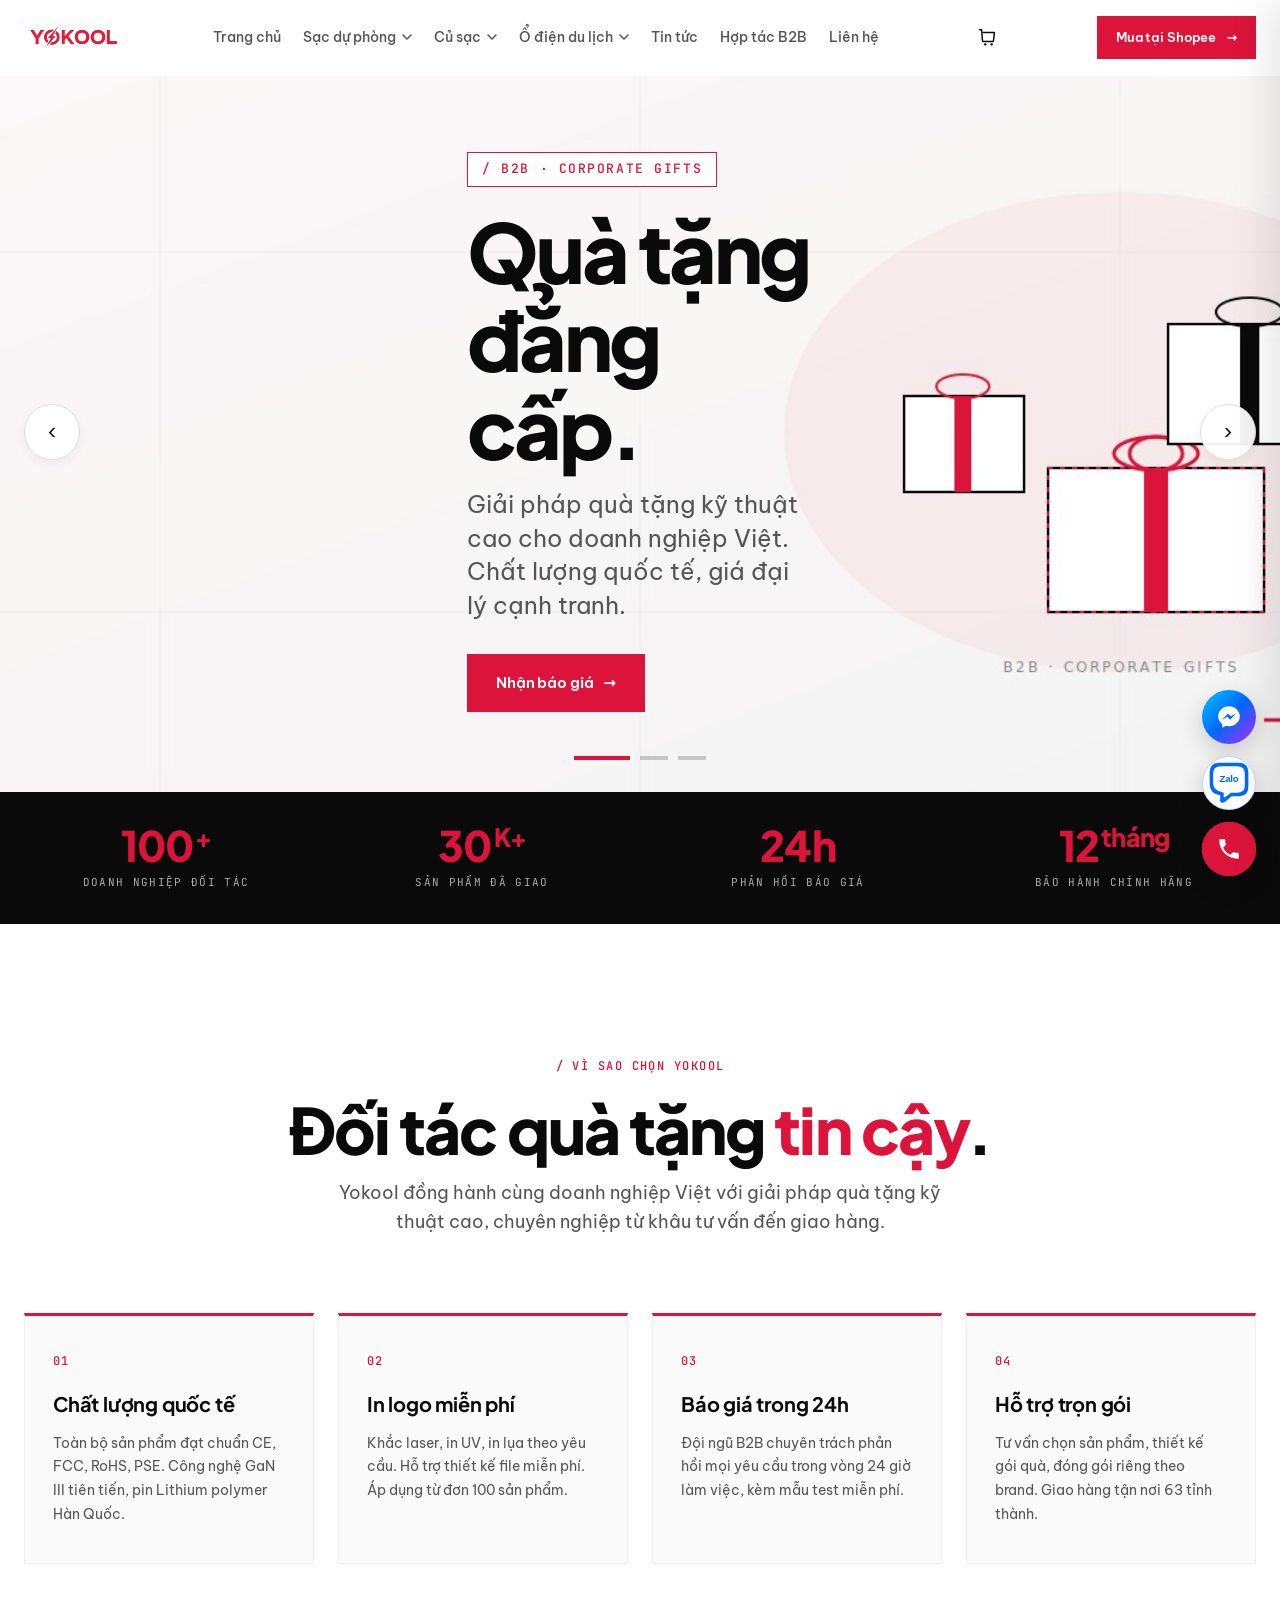
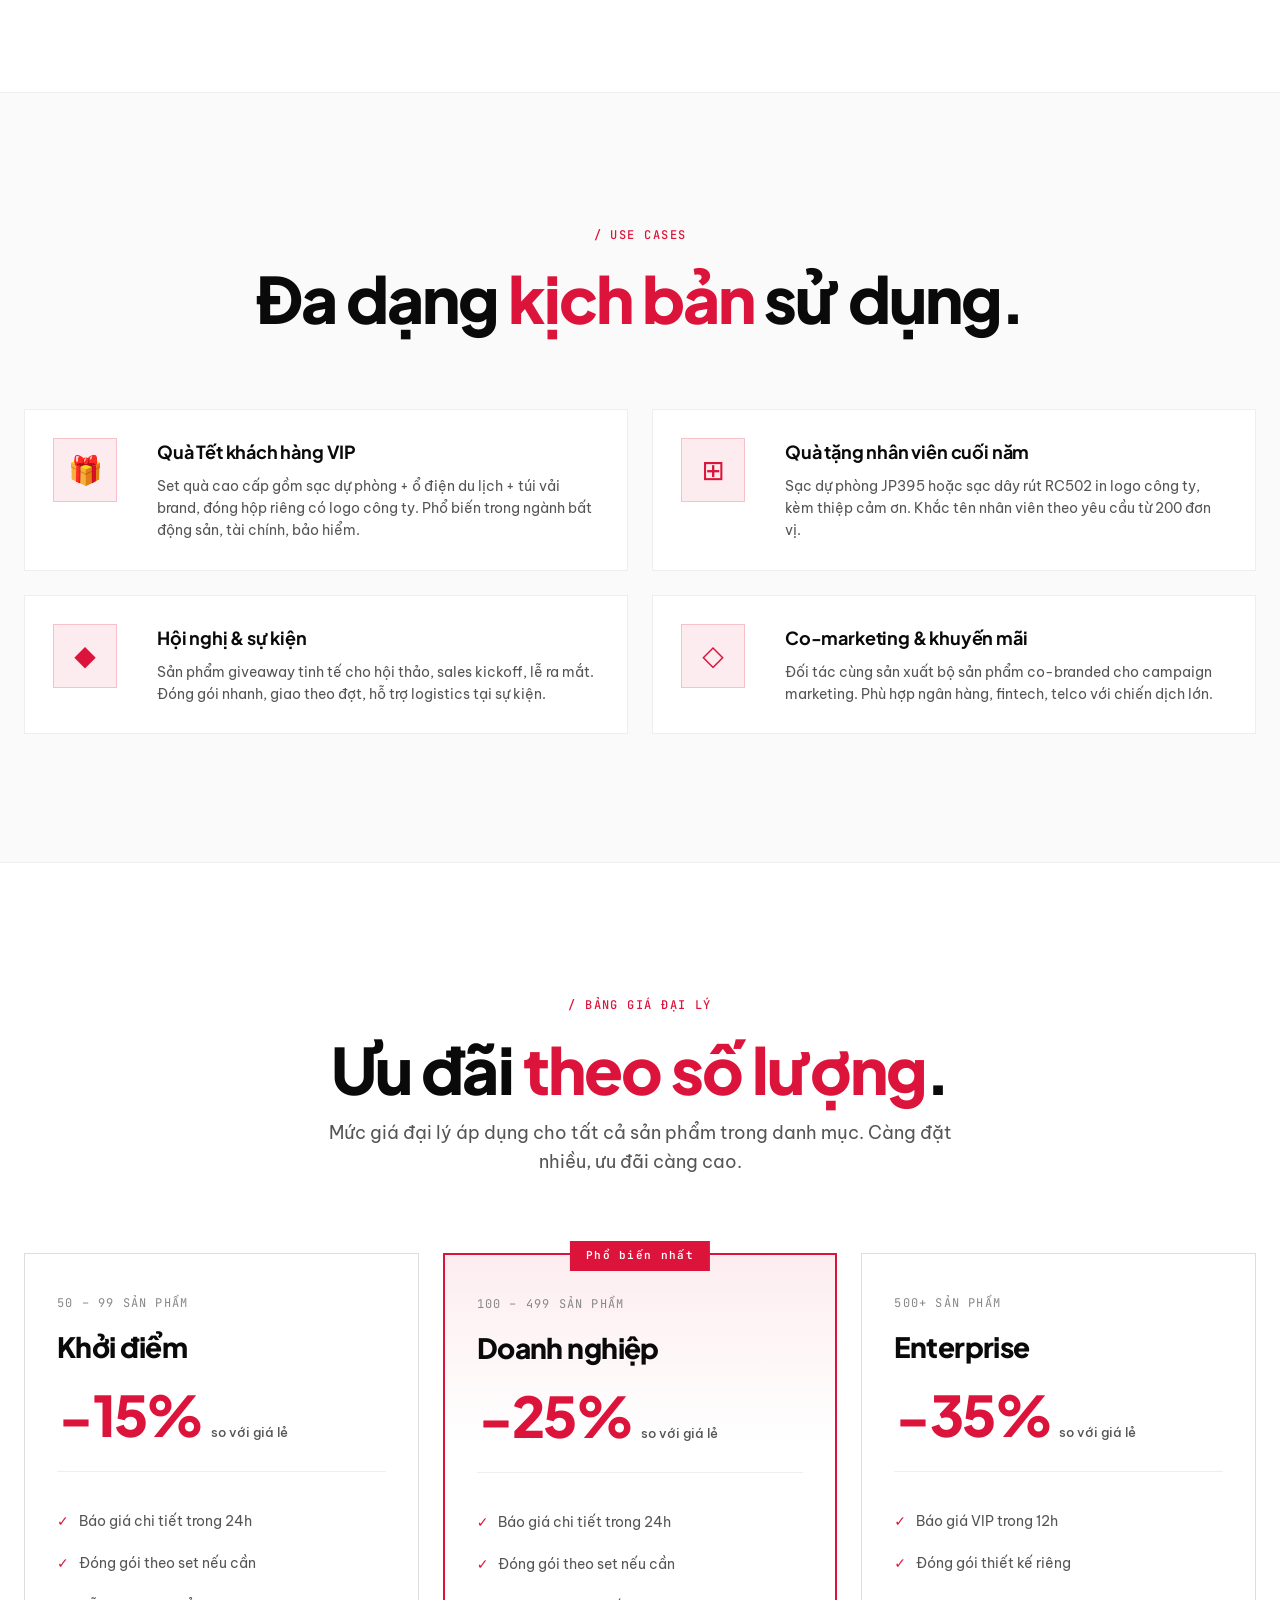
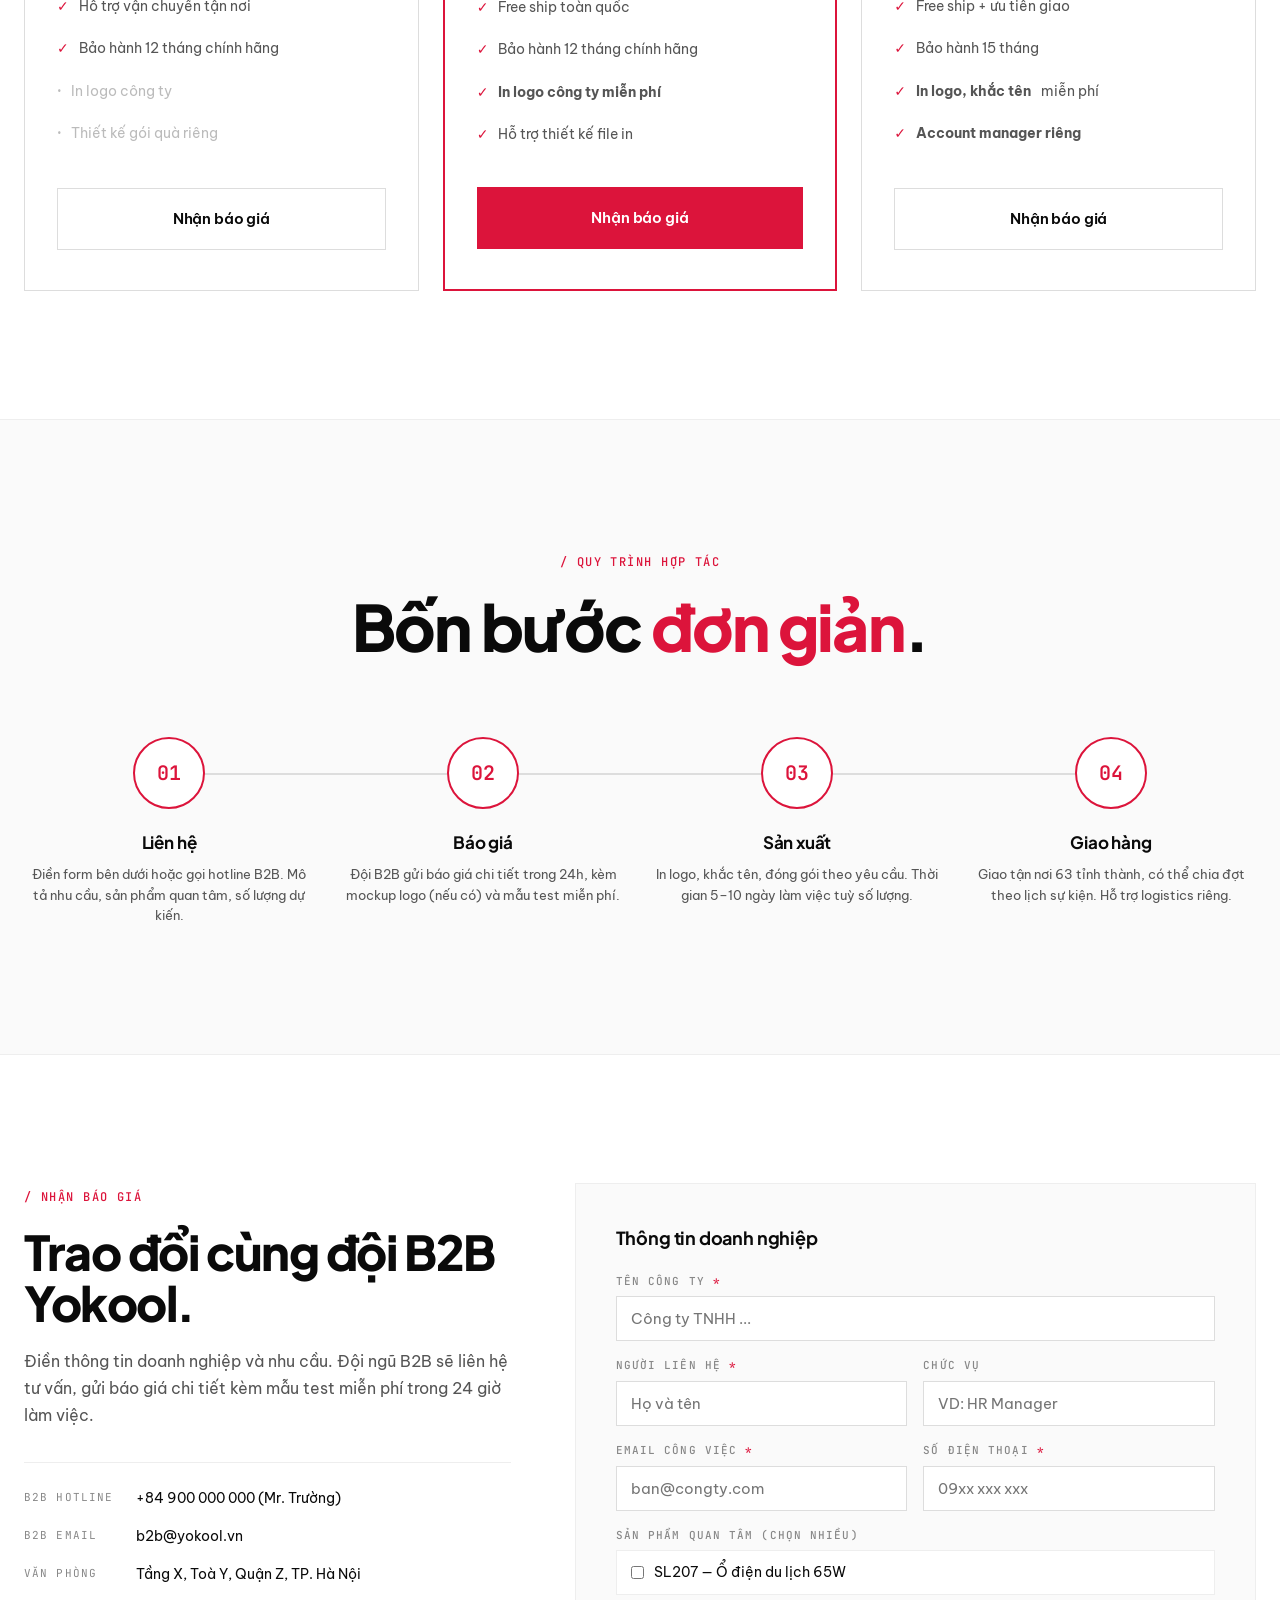
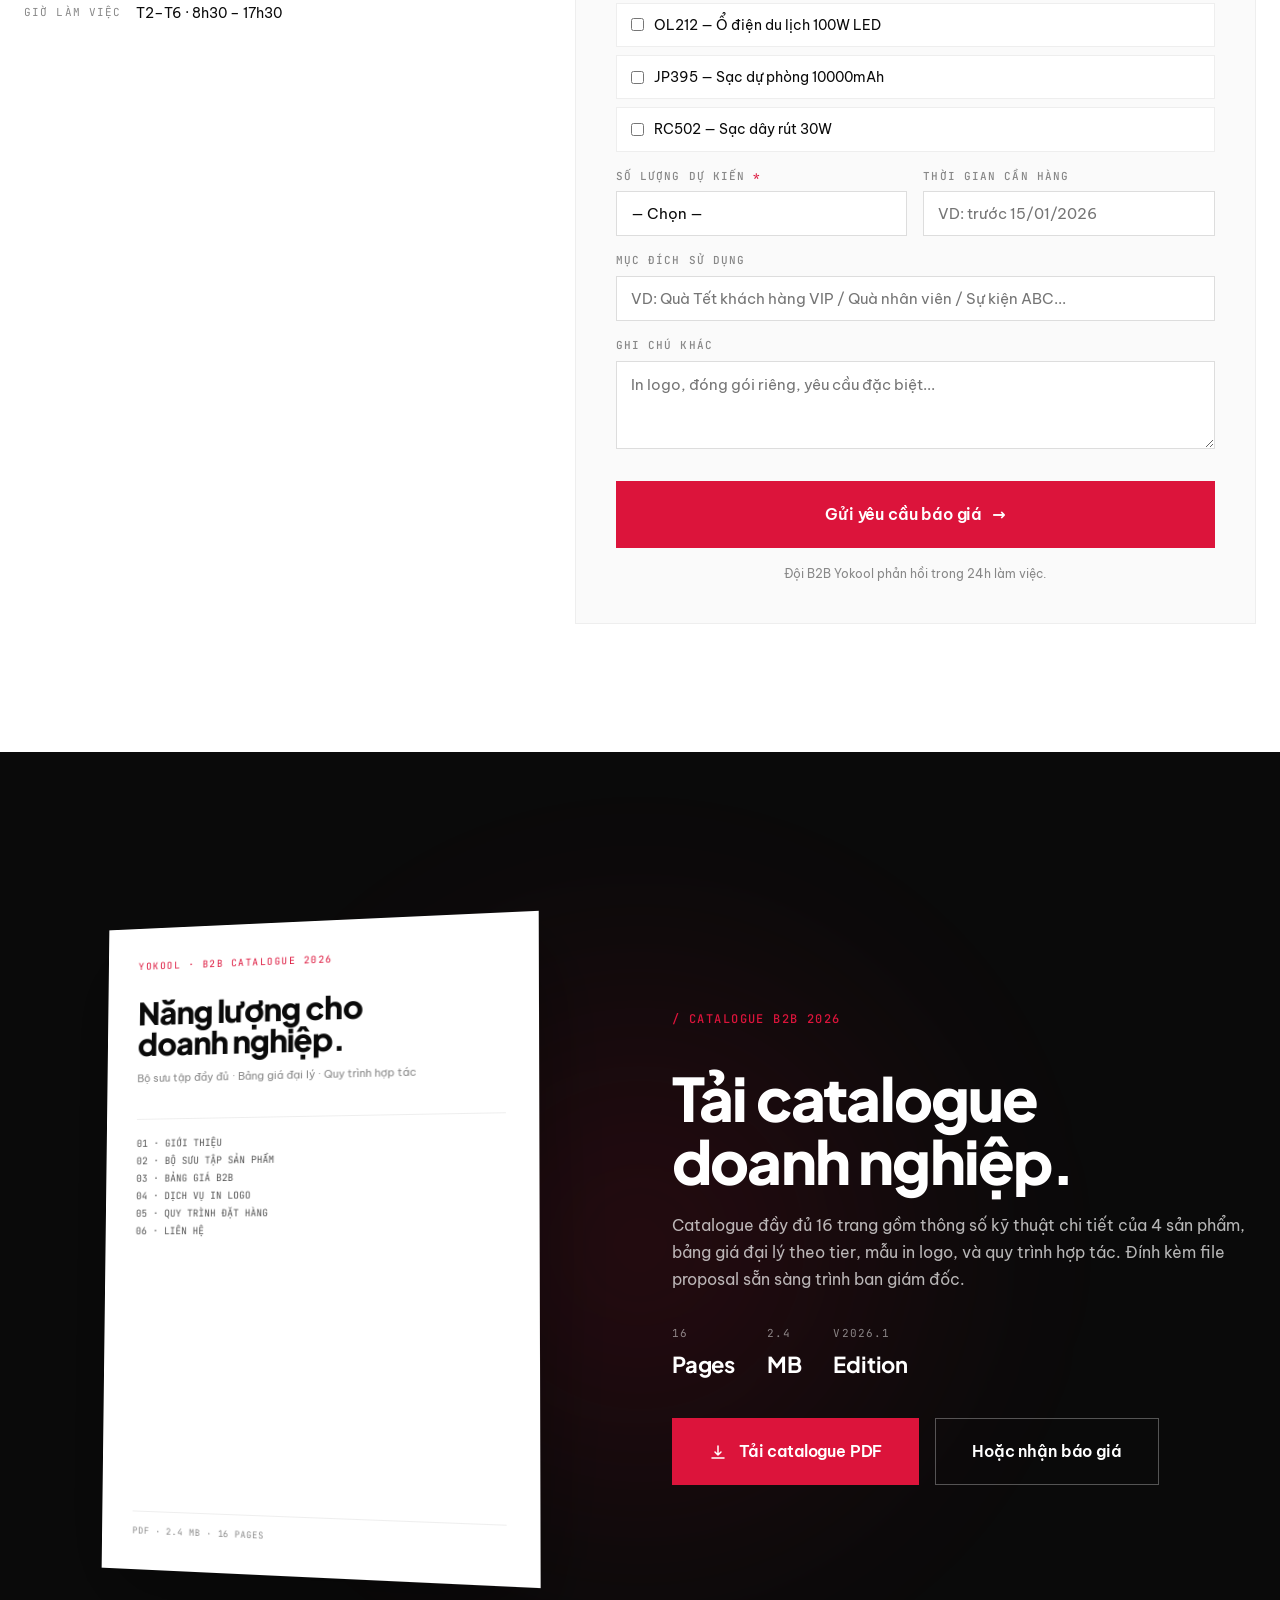
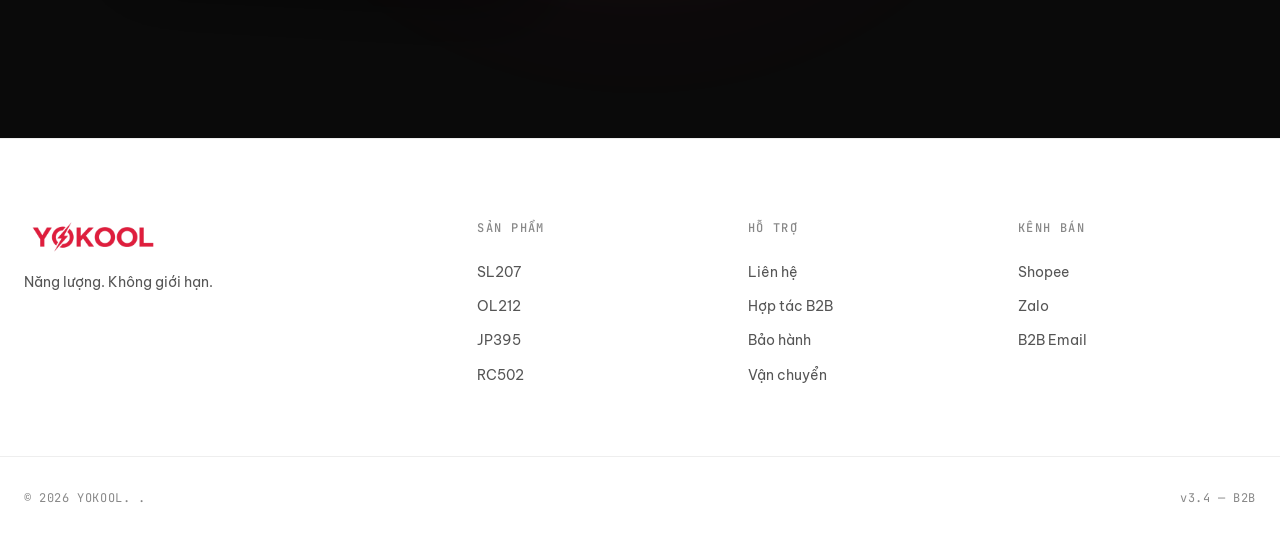
<file: b2b.html>
<!DOCTYPE html>
<html lang="vi">
<head>
  <meta charset="UTF-8">
  <meta name="viewport" content="width=device-width, initial-scale=1.0">
  <meta name="description" content="Yokool Hợp tác B2B - Quà tặng doanh nghiệp đẳng cấp. In logo công ty miễn phí, báo giá đại lý trong 24h, giao hàng toàn quốc.">
  <meta name="theme-color" content="#FFFFFF">
  <title>Hợp tác B2B — YOKOOL · Quà tặng doanh nghiệp</title>

  <link rel="preconnect" href="https://fonts.googleapis.com">
  <link rel="preconnect" href="https://fonts.gstatic.com" crossorigin>
  <link href="https://fonts.googleapis.com/css2?family=Plus+Jakarta+Sans:wght@500;600;700;800&family=Be+Vietnam+Pro:wght@300;400;500;600;700&family=JetBrains+Mono:wght@400;500&display=swap" rel="stylesheet">

  <link rel="stylesheet" href="styles.css">
</head>
<body>

  <header class="site-header" id="siteHeader">
    <div class="container header-inner">
      <a href="index.html" class="logo" aria-label="Yokool trang chủ">
        <img src="images/yokool-logo.png" alt="YOKOOL" class="logo-img">
      </a>

      <nav class="main-nav" aria-label="Điều hướng chính">
        <a href="index.html" class="nav-link">Trang chủ</a>
        <div class="nav-dropdown">
          <button class="nav-dropdown-btn" aria-haspopup="true" aria-expanded="false">
            Sạc dự phòng
            <svg class="nav-chevron" width="10" height="6" viewBox="0 0 10 6" fill="none" aria-hidden="true">
              <path d="M1 1L5 5L9 1" stroke="currentColor" stroke-width="1.5" stroke-linecap="round" stroke-linejoin="round"/>
            </svg>
          </button>
          <div class="nav-dropdown-panel" role="menu">
            <a href="products/jp395.html" class="nav-leaf">JP395</a>
          </div>
        </div>
        <div class="nav-dropdown">
          <button class="nav-dropdown-btn" aria-haspopup="true" aria-expanded="false">
            Củ sạc
            <svg class="nav-chevron" width="10" height="6" viewBox="0 0 10 6" fill="none" aria-hidden="true">
              <path d="M1 1L5 5L9 1" stroke="currentColor" stroke-width="1.5" stroke-linecap="round" stroke-linejoin="round"/>
            </svg>
          </button>
          <div class="nav-dropdown-panel" role="menu">
            <a href="products/rc502.html" class="nav-leaf">RC502</a>
          </div>
        </div>
        <div class="nav-dropdown">
          <button class="nav-dropdown-btn" aria-haspopup="true" aria-expanded="false">
            Ổ điện du lịch
            <svg class="nav-chevron" width="10" height="6" viewBox="0 0 10 6" fill="none" aria-hidden="true">
              <path d="M1 1L5 5L9 1" stroke="currentColor" stroke-width="1.5" stroke-linecap="round" stroke-linejoin="round"/>
            </svg>
          </button>
          <div class="nav-dropdown-panel" role="menu">
            <a href="products/sl207.html" class="nav-leaf">SL207</a>
            <a href="products/ol212.html" class="nav-leaf">OL212</a>
          </div>
        </div>
        <a href="news.html" class="nav-link">Tin tức</a>
        <a href="b2b.html" class="nav-link">Hợp tác B2B</a>
        <a href="index.html#contact" class="nav-link">Liên hệ</a>
      </nav>

      <button class="cart-icon-btn" id="cartIconBtn" aria-label="Mở giỏ hàng">
        <svg viewBox="0 0 24 24" fill="none" aria-hidden="true">
          <path d="M3 4H5L6 16C6 16.5523 6.44772 17 7 17H17C17.5523 17 18 16.5523 18 16L19 7H7" stroke="currentColor" stroke-width="1.6" stroke-linecap="round" stroke-linejoin="round"/>
          <circle cx="9" cy="20" r="1.3" fill="currentColor"/>
          <circle cx="16" cy="20" r="1.3" fill="currentColor"/>
        </svg>
        <span class="cart-badge">0</span>
      </button>

      <a href="https://shopee.vn/yokool" target="_blank" rel="noopener" class="cta-button cta-button--small">
        Mua tại Shopee <span class="cta-arrow">→</span>
      </a>

      <button class="menu-toggle" id="menuToggle" aria-label="Mở menu" aria-expanded="false">
        <span></span><span></span><span></span>
      </button>
    </div>
  </header>

  <!-- ============ HERO CAROUSEL ============ -->
  <section class="hero-carousel" id="heroCarousel">
    <div class="carousel-track">
      <div class="carousel-slide is-active" data-slide="0">
        <img src="images/banner-b2b-1.jpg" alt="" class="slide-bg" aria-hidden="true">
        <div class="slide-content">
          <span class="slide-eyebrow">/ B2B · Corporate gifts</span>
          <h2 class="slide-title">Quà tặng<br>đẳng cấp.</h2>
          <p class="slide-tagline">Giải pháp quà tặng kỹ thuật cao cho doanh nghiệp Việt. Chất lượng quốc tế, giá đại lý cạnh tranh.</p>
          <a href="#b2b-inquiry" class="cta-button slide-cta">
            Nhận báo giá <span class="cta-arrow">→</span>
          </a>
        </div>
      </div>

      <div class="carousel-slide" data-slide="1">
        <img src="images/banner-b2b-2.jpg" alt="" class="slide-bg" aria-hidden="true">
        <div class="slide-content">
          <span class="slide-eyebrow">/ Co-branding · Custom</span>
          <h2 class="slide-title">In logo<br>miễn phí.</h2>
          <p class="slide-tagline">Khắc laser, in UV logo công ty trên từng sản phẩm. Miễn phí từ 100 đơn vị.</p>
          <a href="#b2b-tiers" class="cta-button slide-cta">
            Xem ưu đãi <span class="cta-arrow">→</span>
          </a>
        </div>
      </div>

      <div class="carousel-slide" data-slide="2">
        <img src="images/banner-b2b-3.jpg" alt="" class="slide-bg" aria-hidden="true">
        <div class="slide-content">
          <span class="slide-eyebrow">/ Wholesale · Bulk pricing</span>
          <h2 class="slide-title">Giá đại lý<br>từ 50 sp.</h2>
          <p class="slide-tagline">Tiết kiệm tới 35% so với giá bán lẻ. Báo giá chi tiết trong 24h giờ hành chính.</p>
          <a href="#b2b-catalogue" class="cta-button slide-cta">
            Tải catalogue <span class="cta-arrow">→</span>
          </a>
        </div>
      </div>
    </div>

    <button class="carousel-arrow carousel-prev" id="carouselPrev" aria-label="Slide trước">‹</button>
    <button class="carousel-arrow carousel-next" id="carouselNext" aria-label="Slide sau">›</button>

    <div class="carousel-dots" id="carouselDots">
      <button class="dot is-active" data-dot="0" aria-label="Slide 1"></button>
      <button class="dot" data-dot="1" aria-label="Slide 2"></button>
      <button class="dot" data-dot="2" aria-label="Slide 3"></button>
    </div>
  </section>

  <!-- ============ STATS BAR ============ -->
  <section class="b2b-stats">
    <div class="container b2b-stats-grid">
      <div class="b2b-stat">
        <div class="b2b-stat-value">100<sup>+</sup></div>
        <div class="b2b-stat-label">Doanh nghiệp đối tác</div>
      </div>
      <div class="b2b-stat">
        <div class="b2b-stat-value">30<sup>K+</sup></div>
        <div class="b2b-stat-label">Sản phẩm đã giao</div>
      </div>
      <div class="b2b-stat">
        <div class="b2b-stat-value">24h</div>
        <div class="b2b-stat-label">Phản hồi báo giá</div>
      </div>
      <div class="b2b-stat">
        <div class="b2b-stat-value">12<sup>tháng</sup></div>
        <div class="b2b-stat-label">Bảo hành chính hãng</div>
      </div>
    </div>
  </section>

  <!-- ============ WHY YOKOOL B2B ============ -->
  <section class="b2b-why">
    <div class="container">
      <div class="section-header">
        <span class="section-label">/ Vì sao chọn Yokool</span>
        <h2 class="section-title">Đối tác quà tặng <em>tin cậy</em>.</h2>
        <p class="section-description">
          Yokool đồng hành cùng doanh nghiệp Việt với giải pháp quà tặng kỹ thuật cao, chuyên nghiệp từ khâu tư vấn đến giao hàng.
        </p>
      </div>

      <div class="b2b-why-grid">
        <div class="b2b-why-card">
          <div class="b2b-why-number">01</div>
          <h3 class="b2b-why-title">Chất lượng quốc tế</h3>
          <p class="b2b-why-description">
            Toàn bộ sản phẩm đạt chuẩn CE, FCC, RoHS, PSE. Công nghệ GaN III tiên tiến, pin Lithium polymer Hàn Quốc.
          </p>
        </div>
        <div class="b2b-why-card">
          <div class="b2b-why-number">02</div>
          <h3 class="b2b-why-title">In logo miễn phí</h3>
          <p class="b2b-why-description">
            Khắc laser, in UV, in lụa theo yêu cầu. Hỗ trợ thiết kế file miễn phí. Áp dụng từ đơn 100 sản phẩm.
          </p>
        </div>
        <div class="b2b-why-card">
          <div class="b2b-why-number">03</div>
          <h3 class="b2b-why-title">Báo giá trong 24h</h3>
          <p class="b2b-why-description">
            Đội ngũ B2B chuyên trách phản hồi mọi yêu cầu trong vòng 24 giờ làm việc, kèm mẫu test miễn phí.
          </p>
        </div>
        <div class="b2b-why-card">
          <div class="b2b-why-number">04</div>
          <h3 class="b2b-why-title">Hỗ trợ trọn gói</h3>
          <p class="b2b-why-description">
            Tư vấn chọn sản phẩm, thiết kế gói quà, đóng gói riêng theo brand. Giao hàng tận nơi 63 tỉnh thành.
          </p>
        </div>
      </div>
    </div>
  </section>

  <!-- ============ USE CASES ============ -->
  <section class="b2b-usecases">
    <div class="container">
      <div class="section-header">
        <span class="section-label">/ Use cases</span>
        <h2 class="section-title">Đa dạng <em>kịch bản</em> sử dụng.</h2>
      </div>

      <div class="b2b-usecases-grid">
        <div class="b2b-usecase">
          <div class="b2b-usecase-icon">🎁</div>
          <div>
            <h3 class="b2b-usecase-title">Quà Tết khách hàng VIP</h3>
            <p class="b2b-usecase-description">
              Set quà cao cấp gồm sạc dự phòng + ổ điện du lịch + túi vải brand, đóng hộp riêng có logo công ty. Phổ biến trong ngành bất động sản, tài chính, bảo hiểm.
            </p>
          </div>
        </div>
        <div class="b2b-usecase">
          <div class="b2b-usecase-icon">⊞</div>
          <div>
            <h3 class="b2b-usecase-title">Quà tặng nhân viên cuối năm</h3>
            <p class="b2b-usecase-description">
              Sạc dự phòng JP395 hoặc sạc dây rút RC502 in logo công ty, kèm thiệp cảm ơn. Khắc tên nhân viên theo yêu cầu từ 200 đơn vị.
            </p>
          </div>
        </div>
        <div class="b2b-usecase">
          <div class="b2b-usecase-icon">◆</div>
          <div>
            <h3 class="b2b-usecase-title">Hội nghị &amp; sự kiện</h3>
            <p class="b2b-usecase-description">
              Sản phẩm giveaway tinh tế cho hội thảo, sales kickoff, lễ ra mắt. Đóng gói nhanh, giao theo đợt, hỗ trợ logistics tại sự kiện.
            </p>
          </div>
        </div>
        <div class="b2b-usecase">
          <div class="b2b-usecase-icon">◇</div>
          <div>
            <h3 class="b2b-usecase-title">Co-marketing &amp; khuyến mãi</h3>
            <p class="b2b-usecase-description">
              Đối tác cùng sản xuất bộ sản phẩm co-branded cho campaign marketing. Phù hợp ngân hàng, fintech, telco với chiến dịch lớn.
            </p>
          </div>
        </div>
      </div>
    </div>
  </section>

  <!-- ============ PRICING TIERS ============ -->
  <section class="b2b-tiers" id="b2b-tiers">
    <div class="container">
      <div class="section-header">
        <span class="section-label">/ Bảng giá đại lý</span>
        <h2 class="section-title">Ưu đãi <em>theo số lượng</em>.</h2>
        <p class="section-description">
          Mức giá đại lý áp dụng cho tất cả sản phẩm trong danh mục. Càng đặt nhiều, ưu đãi càng cao.
        </p>
      </div>

      <div class="b2b-tiers-grid">
        <div class="b2b-tier">
          <div class="b2b-tier-quantity">50 – 99 sản phẩm</div>
          <h3 class="b2b-tier-name">Khởi điểm</h3>
          <div class="b2b-tier-discount">
            <span class="b2b-tier-discount-value">−15%</span>
            <span class="b2b-tier-discount-label">so với giá lẻ</span>
          </div>
          <ul class="b2b-tier-features">
            <li>Báo giá chi tiết trong 24h</li>
            <li>Đóng gói theo set nếu cần</li>
            <li>Hỗ trợ vận chuyển tận nơi</li>
            <li>Bảo hành 12 tháng chính hãng</li>
            <li class="is-disabled">In logo công ty</li>
            <li class="is-disabled">Thiết kế gói quà riêng</li>
          </ul>
          <a href="#b2b-inquiry" class="cta-button cta-button--ghost cta-button--full">Nhận báo giá</a>
        </div>

        <div class="b2b-tier b2b-tier--featured">
          <div class="b2b-tier-badge">Phổ biến nhất</div>
          <div class="b2b-tier-quantity">100 – 499 sản phẩm</div>
          <h3 class="b2b-tier-name">Doanh nghiệp</h3>
          <div class="b2b-tier-discount">
            <span class="b2b-tier-discount-value">−25%</span>
            <span class="b2b-tier-discount-label">so với giá lẻ</span>
          </div>
          <ul class="b2b-tier-features">
            <li>Báo giá chi tiết trong 24h</li>
            <li>Đóng gói theo set nếu cần</li>
            <li>Free ship toàn quốc</li>
            <li>Bảo hành 12 tháng chính hãng</li>
            <li><strong>In logo công ty miễn phí</strong></li>
            <li>Hỗ trợ thiết kế file in</li>
          </ul>
          <a href="#b2b-inquiry" class="cta-button cta-button--full">Nhận báo giá</a>
        </div>

        <div class="b2b-tier">
          <div class="b2b-tier-quantity">500+ sản phẩm</div>
          <h3 class="b2b-tier-name">Enterprise</h3>
          <div class="b2b-tier-discount">
            <span class="b2b-tier-discount-value">−35%</span>
            <span class="b2b-tier-discount-label">so với giá lẻ</span>
          </div>
          <ul class="b2b-tier-features">
            <li>Báo giá VIP trong 12h</li>
            <li>Đóng gói thiết kế riêng</li>
            <li>Free ship + ưu tiên giao</li>
            <li>Bảo hành 15 tháng</li>
            <li><strong>In logo, khắc tên</strong> miễn phí</li>
            <li><strong>Account manager riêng</strong></li>
          </ul>
          <a href="#b2b-inquiry" class="cta-button cta-button--ghost cta-button--full">Nhận báo giá</a>
        </div>
      </div>
    </div>
  </section>

  <!-- ============ PROCESS TIMELINE ============ -->
  <section class="b2b-process">
    <div class="container">
      <div class="section-header">
        <span class="section-label">/ Quy trình hợp tác</span>
        <h2 class="section-title">Bốn bước <em>đơn giản</em>.</h2>
      </div>

      <div class="b2b-process-steps">
        <div class="b2b-process-step">
          <div class="b2b-process-circle">01</div>
          <h3 class="b2b-process-title">Liên hệ</h3>
          <p class="b2b-process-description">
            Điền form bên dưới hoặc gọi hotline B2B. Mô tả nhu cầu, sản phẩm quan tâm, số lượng dự kiến.
          </p>
        </div>
        <div class="b2b-process-step">
          <div class="b2b-process-circle">02</div>
          <h3 class="b2b-process-title">Báo giá</h3>
          <p class="b2b-process-description">
            Đội B2B gửi báo giá chi tiết trong 24h, kèm mockup logo (nếu có) và mẫu test miễn phí.
          </p>
        </div>
        <div class="b2b-process-step">
          <div class="b2b-process-circle">03</div>
          <h3 class="b2b-process-title">Sản xuất</h3>
          <p class="b2b-process-description">
            In logo, khắc tên, đóng gói theo yêu cầu. Thời gian 5–10 ngày làm việc tuỳ số lượng.
          </p>
        </div>
        <div class="b2b-process-step">
          <div class="b2b-process-circle">04</div>
          <h3 class="b2b-process-title">Giao hàng</h3>
          <p class="b2b-process-description">
            Giao tận nơi 63 tỉnh thành, có thể chia đợt theo lịch sự kiện. Hỗ trợ logistics riêng.
          </p>
        </div>
      </div>
    </div>
  </section>

  <!-- ============ B2B INQUIRY FORM ============ -->
  <section class="b2b-inquiry" id="b2b-inquiry">
    <div class="container">
      <div class="b2b-inquiry-layout">

        <div class="b2b-inquiry-intro">
          <span class="section-label">/ Nhận báo giá</span>
          <h2>Trao đổi cùng đội B2B Yokool.</h2>
          <p>
            Điền thông tin doanh nghiệp và nhu cầu. Đội ngũ B2B sẽ liên hệ tư vấn,
            gửi báo giá chi tiết kèm mẫu test miễn phí trong 24 giờ làm việc.
          </p>

          <div class="b2b-inquiry-contacts">
            <div class="b2b-inquiry-contact">
              <div class="b2b-inquiry-contact-label">B2B Hotline</div>
              <div>+84 900 000 000 (Mr. Trường)</div>
            </div>
            <div class="b2b-inquiry-contact">
              <div class="b2b-inquiry-contact-label">B2B Email</div>
              <div>b2b@yokool.vn</div>
            </div>
            <div class="b2b-inquiry-contact">
              <div class="b2b-inquiry-contact-label">Văn phòng</div>
              <div>Tầng X, Toà Y, Quận Z, TP. Hà Nội</div>
            </div>
            <div class="b2b-inquiry-contact">
              <div class="b2b-inquiry-contact-label">Giờ làm việc</div>
              <div>T2–T6 · 8h30 – 17h30</div>
            </div>
          </div>
        </div>

        <form class="b2b-inquiry-form" id="b2bForm" novalidate>
          <h2 class="checkout-section-title">Thông tin doanh nghiệp</h2>

          <div class="form-grid">
            <div class="form-field form-field--full">
              <label class="form-label is-required" for="b2b-company">Tên công ty</label>
              <input class="form-input" type="text" id="b2b-company" name="company" required placeholder="Công ty TNHH ...">
            </div>
            <div class="form-field">
              <label class="form-label is-required" for="b2b-name">Người liên hệ</label>
              <input class="form-input" type="text" id="b2b-name" name="name" required placeholder="Họ và tên">
            </div>
            <div class="form-field">
              <label class="form-label" for="b2b-position">Chức vụ</label>
              <input class="form-input" type="text" id="b2b-position" name="position" placeholder="VD: HR Manager">
            </div>
            <div class="form-field">
              <label class="form-label is-required" for="b2b-email">Email công việc</label>
              <input class="form-input" type="email" id="b2b-email" name="email" required placeholder="ban@congty.com">
            </div>
            <div class="form-field">
              <label class="form-label is-required" for="b2b-phone">Số điện thoại</label>
              <input class="form-input" type="tel" id="b2b-phone" name="phone" inputmode="numeric" required placeholder="09xx xxx xxx">
            </div>

            <div class="form-field form-field--full">
              <label class="form-label">Sản phẩm quan tâm (chọn nhiều)</label>
              <div class="form-checkbox-group">
                <label class="form-checkbox">
                  <input type="checkbox" name="products" value="SL207">
                  <span>SL207 — Ổ điện du lịch 65W</span>
                </label>
                <label class="form-checkbox">
                  <input type="checkbox" name="products" value="OL212">
                  <span>OL212 — Ổ điện du lịch 100W LED</span>
                </label>
                <label class="form-checkbox">
                  <input type="checkbox" name="products" value="JP395">
                  <span>JP395 — Sạc dự phòng 10000mAh</span>
                </label>
                <label class="form-checkbox">
                  <input type="checkbox" name="products" value="RC502">
                  <span>RC502 — Sạc dây rút 30W</span>
                </label>
              </div>
            </div>

            <div class="form-field">
              <label class="form-label is-required" for="b2b-quantity">Số lượng dự kiến</label>
              <select class="form-input" id="b2b-quantity" name="quantity" required>
                <option value="">— Chọn —</option>
                <option value="50-99">50 – 99 sản phẩm</option>
                <option value="100-499">100 – 499 sản phẩm</option>
                <option value="500-999">500 – 999 sản phẩm</option>
                <option value="1000+">1.000+ sản phẩm</option>
              </select>
            </div>

            <div class="form-field">
              <label class="form-label" for="b2b-deadline">Thời gian cần hàng</label>
              <input class="form-input" type="text" id="b2b-deadline" name="deadline" placeholder="VD: trước 15/01/2026">
            </div>

            <div class="form-field form-field--full">
              <label class="form-label" for="b2b-purpose">Mục đích sử dụng</label>
              <input class="form-input" type="text" id="b2b-purpose" name="purpose" placeholder="VD: Quà Tết khách hàng VIP / Quà nhân viên / Sự kiện ABC...">
            </div>

            <div class="form-field form-field--full">
              <label class="form-label" for="b2b-note">Ghi chú khác</label>
              <textarea class="form-textarea" id="b2b-note" name="note" placeholder="In logo, đóng gói riêng, yêu cầu đặc biệt..."></textarea>
            </div>
          </div>

          <button type="submit" class="cta-button cta-button--large cta-button--full">
            Gửi yêu cầu báo giá
            <span class="cta-arrow">→</span>
          </button>

          <p class="form-help" style="text-align: center; margin-top: 16px;">
            Đội B2B Yokool phản hồi trong 24h làm việc.
          </p>
        </form>

      </div>
    </div>
  </section>

  <!-- ============ CATALOGUE DOWNLOAD CTA ============ -->
  <section class="b2b-catalogue" id="b2b-catalogue">
    <div class="container b2b-catalogue-inner">

      <div class="b2b-catalogue-image">
        <div class="b2b-catalogue-pdf">
          <div class="b2b-catalogue-pdf-header">YOKOOL · B2B CATALOGUE 2026</div>
          <h3 class="b2b-catalogue-pdf-title">Năng lượng cho<br>doanh nghiệp.</h3>
          <p class="b2b-catalogue-pdf-sub">Bộ sưu tập đầy đủ · Bảng giá đại lý · Quy trình hợp tác</p>
          <div class="b2b-catalogue-pdf-spec">
            01 · GIỚI THIỆU<br>
            02 · BỘ SƯU TẬP SẢN PHẨM<br>
            03 · BẢNG GIÁ B2B<br>
            04 · DỊCH VỤ IN LOGO<br>
            05 · QUY TRÌNH ĐẶT HÀNG<br>
            06 · LIÊN HỆ
          </div>
          <div class="b2b-catalogue-pdf-footer">PDF · 2.4 MB · 16 PAGES</div>
        </div>
      </div>

      <div class="b2b-catalogue-content">
        <span class="section-label">/ Catalogue B2B 2026</span>
        <h2 class="b2b-catalogue-title">Tải catalogue<br>doanh nghiệp.</h2>
        <p class="b2b-catalogue-description">
          Catalogue đầy đủ 16 trang gồm thông số kỹ thuật chi tiết của 4 sản phẩm, bảng giá đại lý theo tier,
          mẫu in logo, và quy trình hợp tác. Đính kèm file proposal sẵn sàng trình ban giám đốc.
        </p>

        <div class="b2b-catalogue-meta">
          <div class="b2b-catalogue-meta-item">
            16 <strong>Pages</strong>
          </div>
          <div class="b2b-catalogue-meta-item">
            2.4 <strong>MB</strong>
          </div>
          <div class="b2b-catalogue-meta-item">
            v2026.1 <strong>Edition</strong>
          </div>
        </div>

        <div class="b2b-catalogue-actions">
          <a href="catalogue-yokool-b2b.pdf" download class="cta-button cta-button--large">
            <svg width="18" height="18" viewBox="0 0 24 24" fill="none" aria-hidden="true" style="margin-right: 2px;">
              <path d="M12 4V16M12 16L8 12M12 16L16 12M4 20H20" stroke="currentColor" stroke-width="2" stroke-linecap="round" stroke-linejoin="round"/>
            </svg>
            Tải catalogue PDF
          </a>
          <a href="#b2b-inquiry" class="cta-button cta-button--ghost cta-button--large">
            Hoặc nhận báo giá
          </a>
        </div>
      </div>

    </div>
  </section>

  <!-- ============ FOOTER ============ -->
  <footer class="site-footer">
    <div class="container footer-inner">
      <div class="footer-brand">
        <a href="index.html" class="logo">
          <img src="images/yokool-logo.png" alt="YOKOOL" class="logo-img">
        </a>
        <p class="footer-tagline">Năng lượng. Không giới hạn.</p>
      </div>

      <div class="footer-cols">
        <div class="footer-col">
          <h4>Sản phẩm</h4>
          <a href="products/sl207.html">SL207</a>
          <a href="products/ol212.html">OL212</a>
          <a href="products/jp395.html">JP395</a>
          <a href="products/rc502.html">RC502</a>
        </div>
        <div class="footer-col">
          <h4>Hỗ trợ</h4>
          <a href="index.html#contact">Liên hệ</a>
          <a href="b2b.html">Hợp tác B2B</a>
          <a href="#">Bảo hành</a>
          <a href="#">Vận chuyển</a>
        </div>
        <div class="footer-col">
          <h4>Kênh bán</h4>
          <a href="https://shopee.vn/yokool" target="_blank" rel="noopener">Shopee</a>
          <a href="https://zalo.me/yokool" target="_blank" rel="noopener">Zalo</a>
          <a href="mailto:b2b@yokool.vn">B2B Email</a>
        </div>
      </div>
    </div>

    <div class="container footer-bottom">
      <p>© 2026 YOKOOL. .</p>
      <p class="footer-meta">v3.4 — B2B</p>
    </div>
  </footer>

  <!-- ============ CART DRAWER ============ -->
  <div class="cart-drawer-overlay" aria-hidden="true"></div>
  <aside class="cart-drawer" aria-label="Giỏ hàng">
    <div class="cart-drawer-header">
      <h3 class="cart-drawer-title">Giỏ hàng</h3>
      <button class="cart-drawer-close" aria-label="Đóng giỏ hàng">
        <svg width="20" height="20" viewBox="0 0 20 20" fill="none" aria-hidden="true">
          <path d="M5 5L15 15M15 5L5 15" stroke="currentColor" stroke-width="1.6" stroke-linecap="round"/>
        </svg>
      </button>
    </div>
    <div class="cart-drawer-body">
      <div id="cartDrawerEmpty" class="cart-drawer-empty">
        <svg class="cart-drawer-empty-icon" viewBox="0 0 64 64" fill="none" aria-hidden="true">
          <path d="M10 14H16L18 46C18 47.6569 19.3431 49 21 49H47C48.6569 49 50 47.6569 50 46L52 22H20" stroke="currentColor" stroke-width="2" stroke-linecap="round" stroke-linejoin="round"/>
          <circle cx="26" cy="56" r="3" stroke="currentColor" stroke-width="2"/>
          <circle cx="44" cy="56" r="3" stroke="currentColor" stroke-width="2"/>
        </svg>
        <div class="cart-drawer-empty-text">Giỏ hàng đang trống</div>
        <a href="index.html" class="cta-button cta-button--ghost cta-button--small">Tiếp tục mua sắm</a>
      </div>
      <div id="cartDrawerList"></div>
    </div>
    <div class="cart-drawer-footer" id="cartDrawerFooter" style="display: none;">
      <div class="cart-drawer-total-row">
        <span class="cart-drawer-total-label">Tổng tạm tính</span>
        <span class="cart-drawer-total-value" id="cartDrawerTotal">0đ</span>
      </div>
      <button class="cta-button cta-button--full cta-button--large" id="cartDrawerCheckout">
        Thanh toán <span class="cta-arrow">→</span>
      </button>
      <div class="cart-drawer-hint">Phí vận chuyển tính ở bước kế tiếp · COD toàn quốc</div>
    </div>
  </aside>

  <script src="script.js"></script>

  <!-- B2B form handler — gửi inquiry lên admin API -->
  <script>
    (function () {
      const form = document.getElementById('b2bForm');
      if (!form) return;

      // 👉 SỬA URL NÀY khi setup custom domain (admin.yokool.vn)
      const API_BASE = 'https://yokool-admin.pages.dev';

      form.addEventListener('submit', async (e) => {
        e.preventDefault();
        const data = new FormData(form);
        const required = ['company', 'name', 'email', 'phone', 'quantity'];
        let isValid = true;

        required.forEach(field => {
          const input = form.elements[field];
          const value = (data.get(field) || '').trim();
          if (!value) {
            input?.classList.add('is-invalid');
            isValid = false;
          } else {
            input?.classList.remove('is-invalid');
          }
        });

        const phone = (data.get('phone') || '').trim().replace(/\s+/g, '');
        if (phone && !/^0\d{9,10}$/.test(phone)) {
          form.elements.phone?.classList.add('is-invalid');
          window.yokoolToast && window.yokoolToast('Số điện thoại không đúng định dạng', 'info');
          return;
        }
        if (!isValid) {
          window.yokoolToast && window.yokoolToast('Vui lòng điền đầy đủ thông tin', 'info');
          return;
        }

        const submitBtn = form.querySelector('button[type="submit"]');
        const oldHTML = submitBtn.innerHTML;
        submitBtn.disabled = true;
        submitBtn.innerHTML = 'Đang gửi...';

        const payload = {
          company:       data.get('company'),
          contact_name:  data.get('name'),
          position:      data.get('position') || '',
          email:         data.get('email'),
          phone:         phone,
          products:      data.getAll('products'),
          quantity:      data.get('quantity'),
          deadline:      data.get('deadline') || '',
          purpose:       data.get('purpose') || '',
          customer_note: data.get('note') || '',
        };

        // Backup vào localStorage (phòng khi API lỗi)
        try {
          const all = JSON.parse(localStorage.getItem('yokool_b2b_inquiries') || '[]');
          all.unshift({ ...payload, createdAt: new Date().toISOString() });
          localStorage.setItem('yokool_b2b_inquiries', JSON.stringify(all.slice(0, 50)));
        } catch (err) {}

        try {
          const res = await fetch(API_BASE + '/api/inquiries', {
            method: 'POST',
            headers: { 'content-type': 'application/json' },
            body: JSON.stringify(payload),
          });
          const result = await res.json().catch(() => ({}));

          if (!res.ok) throw new Error(result.error || 'Gửi thất bại');

          console.log('[Yokool B2B inquiry]', result);
          window.yokoolToast && window.yokoolToast('Đã gửi yêu cầu! Đội B2B sẽ liên hệ trong 24h', 'success');
          form.reset();
          form.scrollIntoView({ behavior: 'smooth', block: 'start' });
        } catch (err) {
          console.error('[B2B submit error]', err);
          window.yokoolToast && window.yokoolToast('Lỗi gửi: ' + err.message + '. Vui lòng gọi hotline B2B.', 'info');
        } finally {
          submitBtn.disabled = false;
          submitBtn.innerHTML = oldHTML;
        }
      });

      form.querySelectorAll('input, textarea, select').forEach(input => {
        input.addEventListener('input',  () => input.classList.remove('is-invalid'));
        input.addEventListener('change', () => input.classList.remove('is-invalid'));
      });
    })();
  </script>

</body>
</html>
</file>
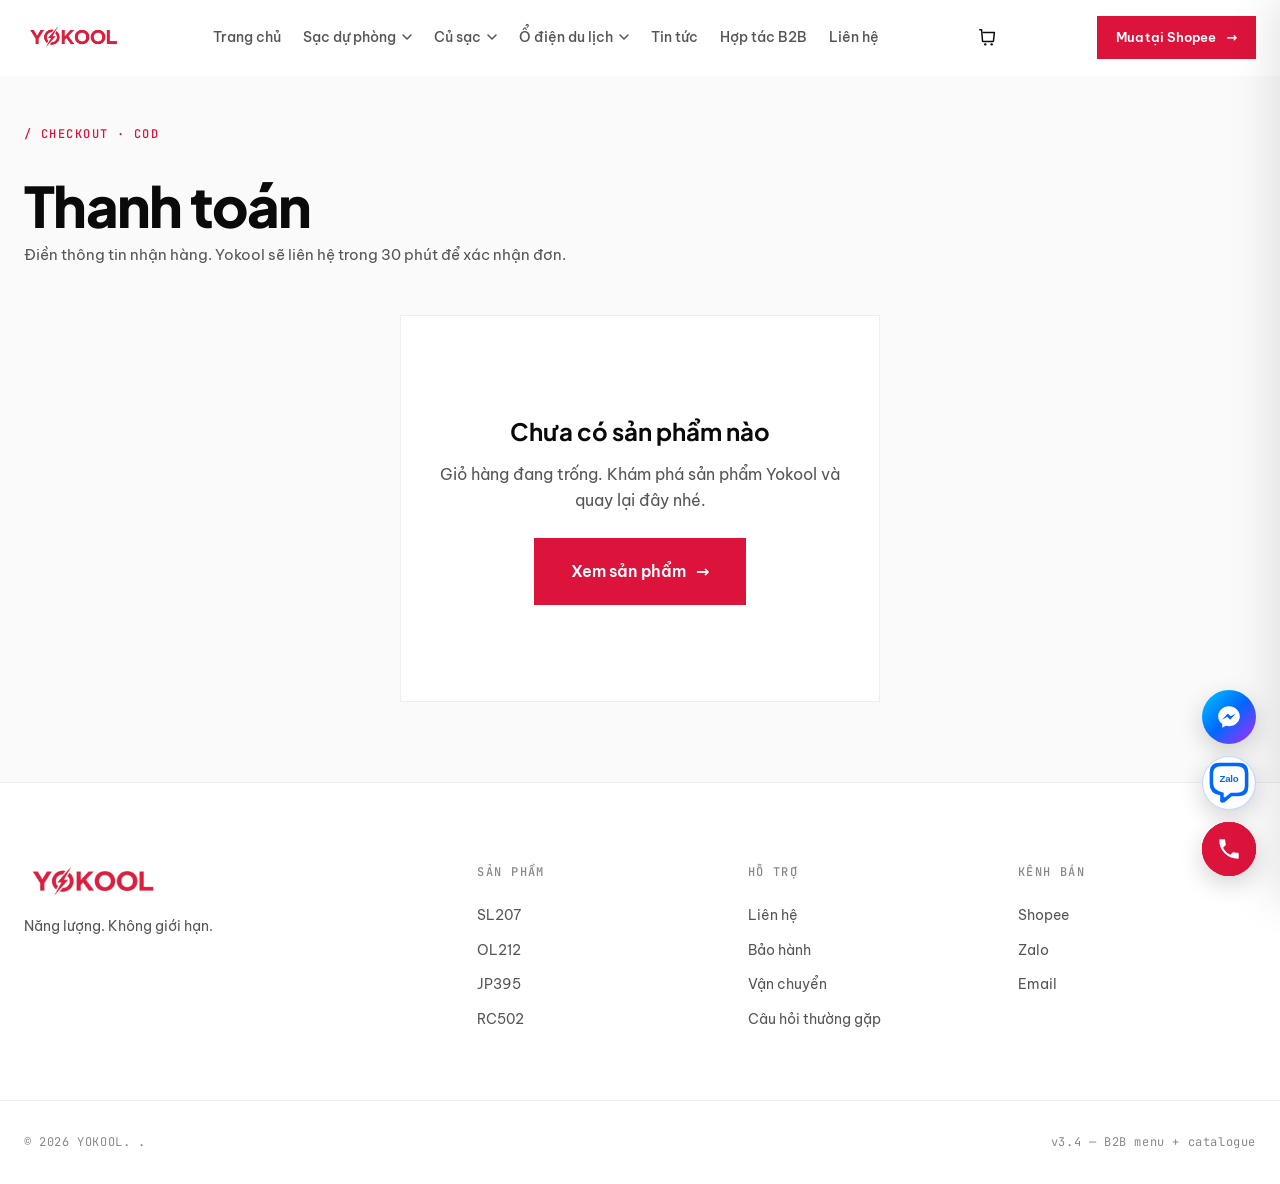
<file: checkout.html>
<!DOCTYPE html>
<html lang="vi">
<head>
  <meta charset="UTF-8">
  <meta name="viewport" content="width=device-width, initial-scale=1.0">
  <meta name="description" content="Thanh toán đơn hàng Yokool - thanh toán khi nhận hàng COD toàn quốc.">
  <meta name="theme-color" content="#FFFFFF">
  <title>Thanh toán — YOKOOL</title>

  <link rel="preconnect" href="https://fonts.googleapis.com">
  <link rel="preconnect" href="https://fonts.gstatic.com" crossorigin>
  <link href="https://fonts.googleapis.com/css2?family=Plus+Jakarta+Sans:wght@500;600;700;800&family=Be+Vietnam+Pro:wght@300;400;500;600;700&family=JetBrains+Mono:wght@400;500&display=swap" rel="stylesheet">

  <link rel="stylesheet" href="styles.css">
</head>
<body>

  <header class="site-header" id="siteHeader">
    <div class="container header-inner">
      <a href="index.html" class="logo" aria-label="Yokool trang chủ">
        <img src="images/yokool-logo.png" alt="YOKOOL" class="logo-img">
      </a>

      <nav class="main-nav" aria-label="Điều hướng chính">
        <a href="index.html" class="nav-link">Trang chủ</a>

        <div class="nav-dropdown">
          <button class="nav-dropdown-btn" aria-haspopup="true" aria-expanded="false">
            Sạc dự phòng
            <svg class="nav-chevron" width="10" height="6" viewBox="0 0 10 6" fill="none" aria-hidden="true">
              <path d="M1 1L5 5L9 1" stroke="currentColor" stroke-width="1.5" stroke-linecap="round" stroke-linejoin="round"/>
            </svg>
          </button>
          <div class="nav-dropdown-panel" role="menu">
            <a href="products/jp395.html" class="nav-leaf">JP395</a>
          </div>
        </div>

        <div class="nav-dropdown">
          <button class="nav-dropdown-btn" aria-haspopup="true" aria-expanded="false">
            Củ sạc
            <svg class="nav-chevron" width="10" height="6" viewBox="0 0 10 6" fill="none" aria-hidden="true">
              <path d="M1 1L5 5L9 1" stroke="currentColor" stroke-width="1.5" stroke-linecap="round" stroke-linejoin="round"/>
            </svg>
          </button>
          <div class="nav-dropdown-panel" role="menu">
            <a href="products/rc502.html" class="nav-leaf">RC502</a>
          </div>
        </div>

        <div class="nav-dropdown">
          <button class="nav-dropdown-btn" aria-haspopup="true" aria-expanded="false">
            Ổ điện du lịch
            <svg class="nav-chevron" width="10" height="6" viewBox="0 0 10 6" fill="none" aria-hidden="true">
              <path d="M1 1L5 5L9 1" stroke="currentColor" stroke-width="1.5" stroke-linecap="round" stroke-linejoin="round"/>
            </svg>
          </button>
          <div class="nav-dropdown-panel" role="menu">
            <a href="products/sl207.html" class="nav-leaf">SL207</a>
            <a href="products/ol212.html" class="nav-leaf">OL212</a>
          </div>
        </div>

        <a href="news.html" class="nav-link">Tin tức</a>
        <a href="b2b.html" class="nav-link">Hợp tác B2B</a>
        <a href="index.html#contact" class="nav-link">Liên hệ</a>
      </nav>

      <button class="cart-icon-btn" id="cartIconBtn" aria-label="Mở giỏ hàng">
        <svg viewBox="0 0 24 24" fill="none" aria-hidden="true">
          <path d="M3 4H5L6 16C6 16.5523 6.44772 17 7 17H17C17.5523 17 18 16.5523 18 16L19 7H7" stroke="currentColor" stroke-width="1.6" stroke-linecap="round" stroke-linejoin="round"/>
          <circle cx="9" cy="20" r="1.3" fill="currentColor"/>
          <circle cx="16" cy="20" r="1.3" fill="currentColor"/>
        </svg>
        <span class="cart-badge" aria-label="Số sản phẩm trong giỏ">0</span>
      </button>

      <a href="https://shopee.vn/yokool" target="_blank" rel="noopener" class="cta-button cta-button--small">
        Mua tại Shopee
        <span class="cta-arrow">→</span>
      </a>

      <button class="menu-toggle" id="menuToggle" aria-label="Mở menu" aria-expanded="false">
        <span></span>
        <span></span>
        <span></span>
      </button>
    </div>
  </header>

  <section class="checkout-page">
    <div class="container">

      <div class="checkout-header">
        <span class="section-label">/ Checkout · COD</span>
        <h1 class="checkout-title">Thanh toán</h1>
        <p class="checkout-subtitle">Điền thông tin nhận hàng. Yokool sẽ liên hệ trong 30 phút để xác nhận đơn.</p>
      </div>

      <!-- Empty state (no items) -->
      <div id="checkoutEmpty" class="checkout-empty" style="display: none;">
        <h2 class="checkout-empty-title">Chưa có sản phẩm nào</h2>
        <p class="checkout-empty-text">Giỏ hàng đang trống. Khám phá sản phẩm Yokool và quay lại đây nhé.</p>
        <a href="index.html" class="cta-button cta-button--large">
          Xem sản phẩm
          <span class="cta-arrow">→</span>
        </a>
      </div>

      <!-- Main checkout layout (form + summary) -->
      <div id="checkoutMain" class="checkout-layout">

        <!-- Form column -->
        <form class="checkout-form-card" id="checkoutForm" novalidate>
          <h2 class="checkout-section-title">Thông tin nhận hàng</h2>

          <div class="form-grid">
            <div class="form-field form-field--full">
              <label class="form-label is-required" for="fullname">Họ và tên</label>
              <input class="form-input" type="text" id="fullname" name="fullname" autocomplete="name" required placeholder="Nguyễn Văn A">
            </div>

            <div class="form-field">
              <label class="form-label is-required" for="phone">Số điện thoại</label>
              <input class="form-input" type="tel" id="phone" name="phone" autocomplete="tel" inputmode="numeric" required placeholder="09xx xxx xxx">
            </div>

            <div class="form-field">
              <label class="form-label" for="email">Email (tuỳ chọn)</label>
              <input class="form-input" type="email" id="email" name="email" autocomplete="email" placeholder="ban@email.com">
            </div>

            <div class="form-field form-field--full">
              <label class="form-label is-required" for="city">Tỉnh / Thành phố</label>
              <input class="form-input" type="text" id="city" name="city" autocomplete="address-level1" required placeholder="VD: Hà Nội / TP. Hồ Chí Minh">
            </div>

            <div class="form-field form-field--full">
              <label class="form-label is-required" for="address">Địa chỉ chi tiết</label>
              <input class="form-input" type="text" id="address" name="address" autocomplete="street-address" required placeholder="Số nhà, ngõ, phường/xã, quận/huyện">
              <span class="form-help">Càng chi tiết, đơn hàng tới càng nhanh.</span>
            </div>

            <div class="form-field form-field--full">
              <label class="form-label" for="note">Ghi chú (tuỳ chọn)</label>
              <textarea class="form-textarea" id="note" name="note" placeholder="Lưu ý cho shipper (ví dụ: gọi trước khi giao, không giao giờ trưa,...)"></textarea>
            </div>
          </div>

          <h2 class="checkout-section-title">Phương thức thanh toán</h2>

          <div class="payment-method">
            <div class="payment-method-radio" aria-hidden="true"></div>
            <div class="payment-method-info">
              <div class="payment-method-title">Thanh toán khi nhận hàng (COD)</div>
              <div class="payment-method-description">
                Bạn trả tiền cho shipper khi nhận được hàng. Không phụ thu, không cần đặt cọc.
                Hỗ trợ kiểm tra hàng trước khi thanh toán.
              </div>
            </div>
          </div>

          <button type="submit" class="cta-button cta-button--large cta-button--full" style="margin-top: 32px;">
            Đặt hàng (COD)
            <span class="cta-arrow">→</span>
          </button>

          <p class="form-help" style="text-align: center; margin-top: 16px;">
            Bằng việc đặt hàng, bạn đồng ý với điều khoản &amp; chính sách của Yokool.
          </p>
        </form>

        <!-- Summary column -->
        <aside class="checkout-summary-card">
          <h2 class="checkout-section-title">Đơn hàng của bạn</h2>

          <div class="summary-items" id="checkoutSummaryList"></div>

          <div class="summary-totals">
            <div class="summary-row">
              <span class="summary-row-label">Tạm tính</span>
              <span class="summary-row-value" id="checkoutSubtotal">0đ</span>
            </div>
            <div class="summary-row">
              <span class="summary-row-label">Phí vận chuyển</span>
              <span class="summary-row-value summary-shipping">Miễn phí</span>
            </div>
            <div class="summary-row summary-row--total">
              <span class="summary-row-label">Tổng cộng</span>
              <span class="summary-row-value" id="checkoutTotal">0đ</span>
            </div>
          </div>

          <p class="form-help" style="text-align: center;">
            ◆ Miễn phí vận chuyển cho mọi đơn hàng<br>
            ◆ Bảo hành 12 tháng chính hãng<br>
            ◆ Đổi mới 30 ngày nếu lỗi
          </p>
        </aside>

      </div>
    </div>
  </section>

  <!-- ============ ORDER SUCCESS MODAL ============ -->
  <div class="success-modal" id="orderSuccessModal" role="dialog" aria-labelledby="successTitle" aria-modal="true">
    <div class="success-modal-card">
      <button class="success-modal-close" aria-label="Đóng">
        <svg width="20" height="20" viewBox="0 0 20 20" fill="none" aria-hidden="true">
          <path d="M5 5L15 15M15 5L5 15" stroke="currentColor" stroke-width="1.6" stroke-linecap="round"/>
        </svg>
      </button>

      <div class="success-icon" aria-hidden="true">✓</div>
      <h2 class="success-title" id="successTitle">Đặt hàng thành công!</h2>
      <p class="success-order-id">Mã đơn hàng: <strong id="successOrderId">YK-XXXXX</strong></p>
      <p class="success-message">
        Cảm ơn bạn đã đặt hàng tại Yokool. Đội ngũ chúng tôi sẽ gọi điện xác nhận đơn trong vòng 30 phút (giờ hành chính).
      </p>

      <div class="success-details" id="successSummary"></div>

      <div class="success-actions">
        <a href="index.html" class="cta-button cta-button--large">
          Xem sản phẩm khác
          <span class="cta-arrow">→</span>
        </a>
        <a href="index.html" class="cta-button cta-button--ghost cta-button--large" data-close-success>
          Về trang chủ
        </a>
      </div>
    </div>
  </div>

  <footer class="site-footer">
    <div class="container footer-inner">
      <div class="footer-brand">
        <a href="index.html" class="logo">
          <img src="images/yokool-logo.png" alt="YOKOOL" class="logo-img">
        </a>
        <p class="footer-tagline">Năng lượng. Không giới hạn.</p>
      </div>

      <div class="footer-cols">
        <div class="footer-col">
          <h4>Sản phẩm</h4>
          <a href="products/sl207.html">SL207</a>
          <a href="products/ol212.html">OL212</a>
          <a href="products/jp395.html">JP395</a>
          <a href="products/rc502.html">RC502</a>
        </div>
        <div class="footer-col">
          <h4>Hỗ trợ</h4>
          <a href="index.html#contact">Liên hệ</a>
          <a href="#">Bảo hành</a>
          <a href="#">Vận chuyển</a>
          <a href="#">Câu hỏi thường gặp</a>
        </div>
        <div class="footer-col">
          <h4>Kênh bán</h4>
          <a href="https://shopee.vn/yokool" target="_blank" rel="noopener">Shopee</a>
          <a href="https://zalo.me/yokool" target="_blank" rel="noopener">Zalo</a>
          <a href="mailto:info@yokool.vn">Email</a>
        </div>
      </div>
    </div>

    <div class="container footer-bottom">
      <p>© 2026 YOKOOL. .</p>
      <p class="footer-meta">v3.4 — B2B menu + catalogue</p>
    </div>
  </footer>

  <!-- ============ CART DRAWER ============ -->
  <div class="cart-drawer-overlay" aria-hidden="true"></div>
  <aside class="cart-drawer" aria-label="Giỏ hàng">
    <div class="cart-drawer-header">
      <h3 class="cart-drawer-title">Giỏ hàng</h3>
      <button class="cart-drawer-close" aria-label="Đóng giỏ hàng">
        <svg width="20" height="20" viewBox="0 0 20 20" fill="none" aria-hidden="true">
          <path d="M5 5L15 15M15 5L5 15" stroke="currentColor" stroke-width="1.6" stroke-linecap="round"/>
        </svg>
      </button>
    </div>
    <div class="cart-drawer-body">
      <div id="cartDrawerEmpty" class="cart-drawer-empty">
        <svg class="cart-drawer-empty-icon" viewBox="0 0 64 64" fill="none" aria-hidden="true">
          <path d="M10 14H16L18 46C18 47.6569 19.3431 49 21 49H47C48.6569 49 50 47.6569 50 46L52 22H20" stroke="currentColor" stroke-width="2" stroke-linecap="round" stroke-linejoin="round"/>
          <circle cx="26" cy="56" r="3" stroke="currentColor" stroke-width="2"/>
          <circle cx="44" cy="56" r="3" stroke="currentColor" stroke-width="2"/>
        </svg>
        <div class="cart-drawer-empty-text">Giỏ hàng đang trống</div>
        <a href="index.html" class="cta-button cta-button--ghost cta-button--small">Tiếp tục mua sắm</a>
      </div>
      <div id="cartDrawerList"></div>
    </div>
    <div class="cart-drawer-footer" id="cartDrawerFooter" style="display: none;">
      <div class="cart-drawer-total-row">
        <span class="cart-drawer-total-label">Tổng tạm tính</span>
        <span class="cart-drawer-total-value" id="cartDrawerTotal">0đ</span>
      </div>
      <button class="cta-button cta-button--full cta-button--large" id="cartDrawerCheckout">
        Thanh toán
        <span class="cta-arrow">→</span>
      </button>
      <div class="cart-drawer-hint">Phí vận chuyển sẽ tính ở bước kế tiếp · COD toàn quốc</div>
    </div>
  </aside>

  <script src="script.js"></script>
  <script src="yokool-api.js"></script>
</body>
</html>
</file>
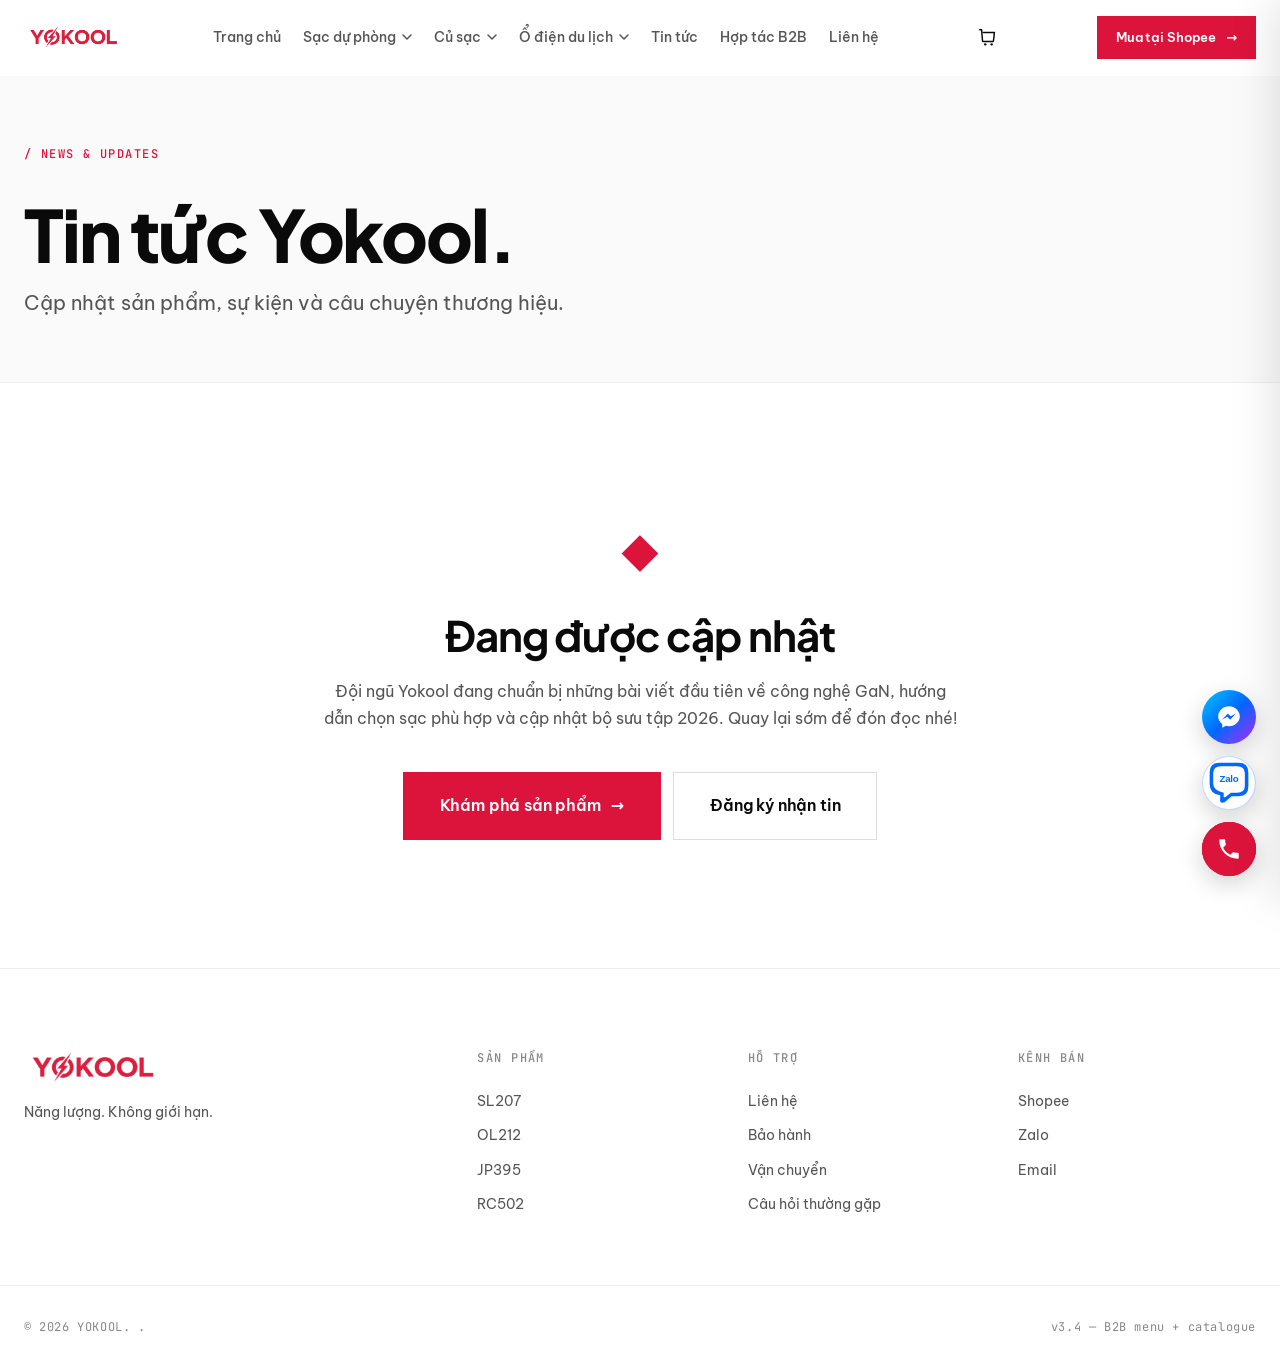
<file: news.html>
<!DOCTYPE html>
<html lang="vi">
<head>
  <meta charset="UTF-8">
  <meta name="viewport" content="width=device-width, initial-scale=1.0">
  <meta name="description" content="Tin tức và cập nhật mới nhất từ Yokool - sản phẩm sạc, ổ điện du lịch.">
  <meta name="theme-color" content="#FFFFFF">
  <title>Tin tức — YOKOOL</title>

  <link rel="preconnect" href="https://fonts.googleapis.com">
  <link rel="preconnect" href="https://fonts.gstatic.com" crossorigin>
  <link href="https://fonts.googleapis.com/css2?family=Plus+Jakarta+Sans:wght@500;600;700;800&family=Be+Vietnam+Pro:wght@300;400;500;600;700&family=JetBrains+Mono:wght@400;500&display=swap" rel="stylesheet">

  <link rel="stylesheet" href="styles.css">
</head>
<body>

  <header class="site-header" id="siteHeader">
    <div class="container header-inner">
      <a href="index.html" class="logo" aria-label="Yokool trang chủ">
        <img src="images/yokool-logo.png" alt="YOKOOL" class="logo-img">
      </a>

      <nav class="main-nav" aria-label="Điều hướng chính">
        <a href="index.html" class="nav-link">Trang chủ</a>

        <div class="nav-dropdown">
          <button class="nav-dropdown-btn" aria-haspopup="true" aria-expanded="false">
            Sạc dự phòng
            <svg class="nav-chevron" width="10" height="6" viewBox="0 0 10 6" fill="none" aria-hidden="true">
              <path d="M1 1L5 5L9 1" stroke="currentColor" stroke-width="1.5" stroke-linecap="round" stroke-linejoin="round"/>
            </svg>
          </button>
          <div class="nav-dropdown-panel" role="menu">
            <a href="products/jp395.html" class="nav-leaf">JP395</a>
          </div>
        </div>

        <div class="nav-dropdown">
          <button class="nav-dropdown-btn" aria-haspopup="true" aria-expanded="false">
            Củ sạc
            <svg class="nav-chevron" width="10" height="6" viewBox="0 0 10 6" fill="none" aria-hidden="true">
              <path d="M1 1L5 5L9 1" stroke="currentColor" stroke-width="1.5" stroke-linecap="round" stroke-linejoin="round"/>
            </svg>
          </button>
          <div class="nav-dropdown-panel" role="menu">
            <a href="products/rc502.html" class="nav-leaf">RC502</a>
          </div>
        </div>

        <div class="nav-dropdown">
          <button class="nav-dropdown-btn" aria-haspopup="true" aria-expanded="false">
            Ổ điện du lịch
            <svg class="nav-chevron" width="10" height="6" viewBox="0 0 10 6" fill="none" aria-hidden="true">
              <path d="M1 1L5 5L9 1" stroke="currentColor" stroke-width="1.5" stroke-linecap="round" stroke-linejoin="round"/>
            </svg>
          </button>
          <div class="nav-dropdown-panel" role="menu">
            <a href="products/sl207.html" class="nav-leaf">SL207</a>
            <a href="products/ol212.html" class="nav-leaf">OL212</a>
          </div>
        </div>

        <a href="news.html" class="nav-link">Tin tức</a>
        <a href="b2b.html" class="nav-link">Hợp tác B2B</a>
        <a href="index.html#contact" class="nav-link">Liên hệ</a>
      </nav>

      <button class="cart-icon-btn" id="cartIconBtn" aria-label="Mở giỏ hàng">
        <svg viewBox="0 0 24 24" fill="none" aria-hidden="true">
          <path d="M3 4H5L6 16C6 16.5523 6.44772 17 7 17H17C17.5523 17 18 16.5523 18 16L19 7H7" stroke="currentColor" stroke-width="1.6" stroke-linecap="round" stroke-linejoin="round"/>
          <circle cx="9" cy="20" r="1.3" fill="currentColor"/>
          <circle cx="16" cy="20" r="1.3" fill="currentColor"/>
        </svg>
        <span class="cart-badge" aria-label="Số sản phẩm trong giỏ">0</span>
      </button>

      <a href="https://shopee.vn/yokool" target="_blank" rel="noopener" class="cta-button cta-button--small">
        Mua tại Shopee
        <span class="cta-arrow">→</span>
      </a>

      <button class="menu-toggle" id="menuToggle" aria-label="Mở menu" aria-expanded="false">
        <span></span>
        <span></span>
        <span></span>
      </button>
    </div>
  </header>

  <section class="news-hero">
    <div class="container">
      <div class="news-hero-inner">
        <span class="section-label">/ News &amp; updates</span>
        <h1 class="news-hero-title">Tin tức Yokool.</h1>
        <p class="news-hero-tagline">Cập nhật sản phẩm, sự kiện và câu chuyện thương hiệu.</p>
      </div>
    </div>
  </section>

  <section class="news-empty">
    <div class="container">
      <div class="news-empty-inner">
        <div class="news-empty-mark">◆</div>
        <h2 class="news-empty-title">Đang được cập nhật</h2>
        <p class="news-empty-description">
          Đội ngũ Yokool đang chuẩn bị những bài viết đầu tiên về công nghệ GaN,
          hướng dẫn chọn sạc phù hợp và cập nhật bộ sưu tập 2026.
          Quay lại sớm để đón đọc nhé!
        </p>
        <div class="news-empty-actions">
          <a href="index.html" class="cta-button cta-button--large">
            Khám phá sản phẩm
            <span class="cta-arrow">→</span>
          </a>
          <a href="index.html#contact" class="cta-button cta-button--ghost cta-button--large">
            Đăng ký nhận tin
          </a>
        </div>
      </div>
    </div>
  </section>

  <footer class="site-footer">
    <div class="container footer-inner">
      <div class="footer-brand">
        <a href="index.html" class="logo">
          <img src="images/yokool-logo.png" alt="YOKOOL" class="logo-img">
        </a>
        <p class="footer-tagline">Năng lượng. Không giới hạn.</p>
      </div>

      <div class="footer-cols">
        <div class="footer-col">
          <h4>Sản phẩm</h4>
          <a href="products/sl207.html">SL207</a>
          <a href="products/ol212.html">OL212</a>
          <a href="products/jp395.html">JP395</a>
          <a href="products/rc502.html">RC502</a>
        </div>
        <div class="footer-col">
          <h4>Hỗ trợ</h4>
          <a href="index.html#contact">Liên hệ</a>
          <a href="#">Bảo hành</a>
          <a href="#">Vận chuyển</a>
          <a href="#">Câu hỏi thường gặp</a>
        </div>
        <div class="footer-col">
          <h4>Kênh bán</h4>
          <a href="https://shopee.vn/yokool" target="_blank" rel="noopener">Shopee</a>
          <a href="https://zalo.me/yokool" target="_blank" rel="noopener">Zalo</a>
          <a href="mailto:info@yokool.vn">Email</a>
        </div>
      </div>
    </div>

    <div class="container footer-bottom">
      <p>© 2026 YOKOOL. .</p>
      <p class="footer-meta">v3.4 — B2B menu + catalogue</p>
    </div>
  </footer>
  <!-- ============ CART DRAWER ============ -->
  <div class="cart-drawer-overlay" aria-hidden="true"></div>
  <aside class="cart-drawer" aria-label="Giỏ hàng">
    <div class="cart-drawer-header">
      <h3 class="cart-drawer-title">Giỏ hàng</h3>
      <button class="cart-drawer-close" aria-label="Đóng giỏ hàng">
        <svg width="20" height="20" viewBox="0 0 20 20" fill="none" aria-hidden="true">
          <path d="M5 5L15 15M15 5L5 15" stroke="currentColor" stroke-width="1.6" stroke-linecap="round"/>
        </svg>
      </button>
    </div>

    <div class="cart-drawer-body">
      <div id="cartDrawerEmpty" class="cart-drawer-empty">
        <svg class="cart-drawer-empty-icon" viewBox="0 0 64 64" fill="none" aria-hidden="true">
          <path d="M10 14H16L18 46C18 47.6569 19.3431 49 21 49H47C48.6569 49 50 47.6569 50 46L52 22H20" stroke="currentColor" stroke-width="2" stroke-linecap="round" stroke-linejoin="round"/>
          <circle cx="26" cy="56" r="3" stroke="currentColor" stroke-width="2"/>
          <circle cx="44" cy="56" r="3" stroke="currentColor" stroke-width="2"/>
        </svg>
        <div class="cart-drawer-empty-text">Giỏ hàng đang trống</div>
        <a href="index.html" class="cta-button cta-button--ghost cta-button--small">Tiếp tục mua sắm</a>
      </div>
      <div id="cartDrawerList"></div>
    </div>

    <div class="cart-drawer-footer" id="cartDrawerFooter" style="display: none;">
      <div class="cart-drawer-total-row">
        <span class="cart-drawer-total-label">Tổng tạm tính</span>
        <span class="cart-drawer-total-value" id="cartDrawerTotal">0đ</span>
      </div>
      <button class="cta-button cta-button--full cta-button--large" id="cartDrawerCheckout">
        Thanh toán
        <span class="cta-arrow">→</span>
      </button>
      <div class="cart-drawer-hint">Phí vận chuyển sẽ tính ở bước kế tiếp · COD toàn quốc</div>
    </div>
  </aside>

  <script src="script.js"></script>
</body>
</html>
</file>
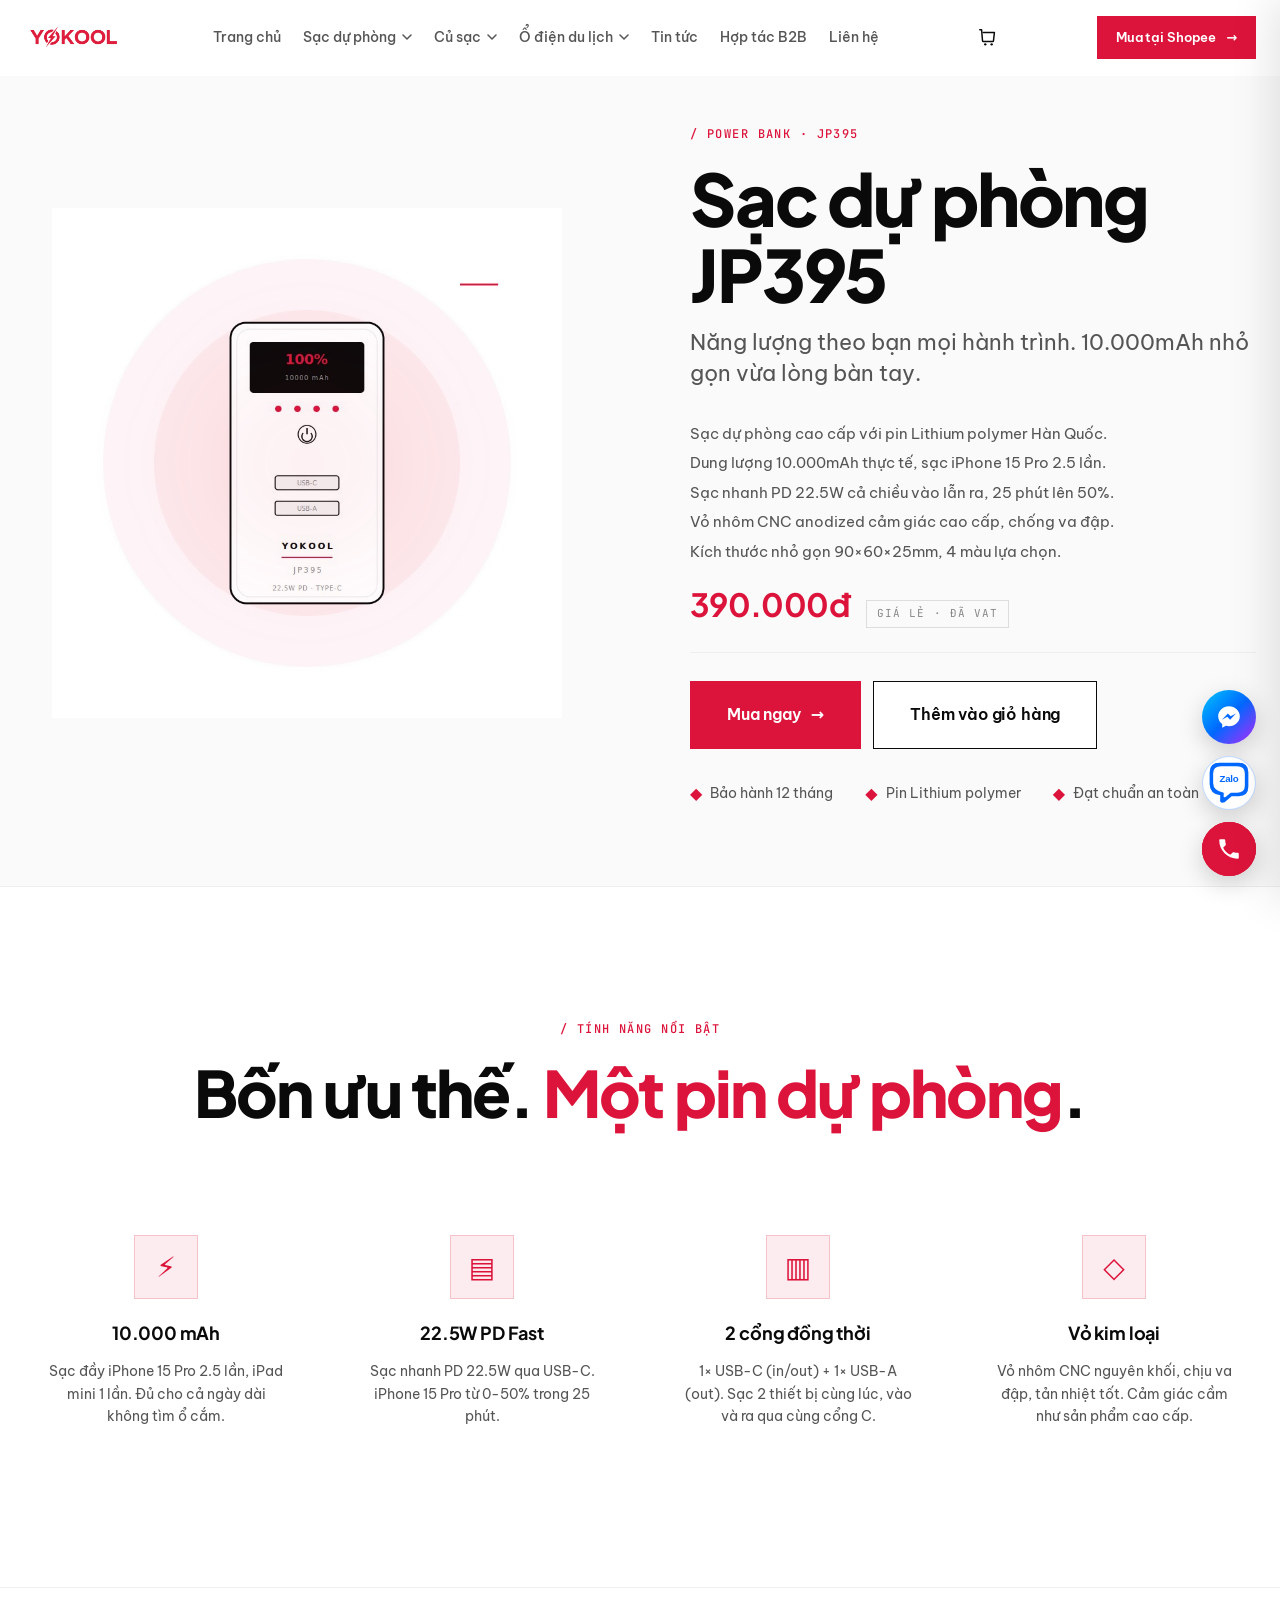
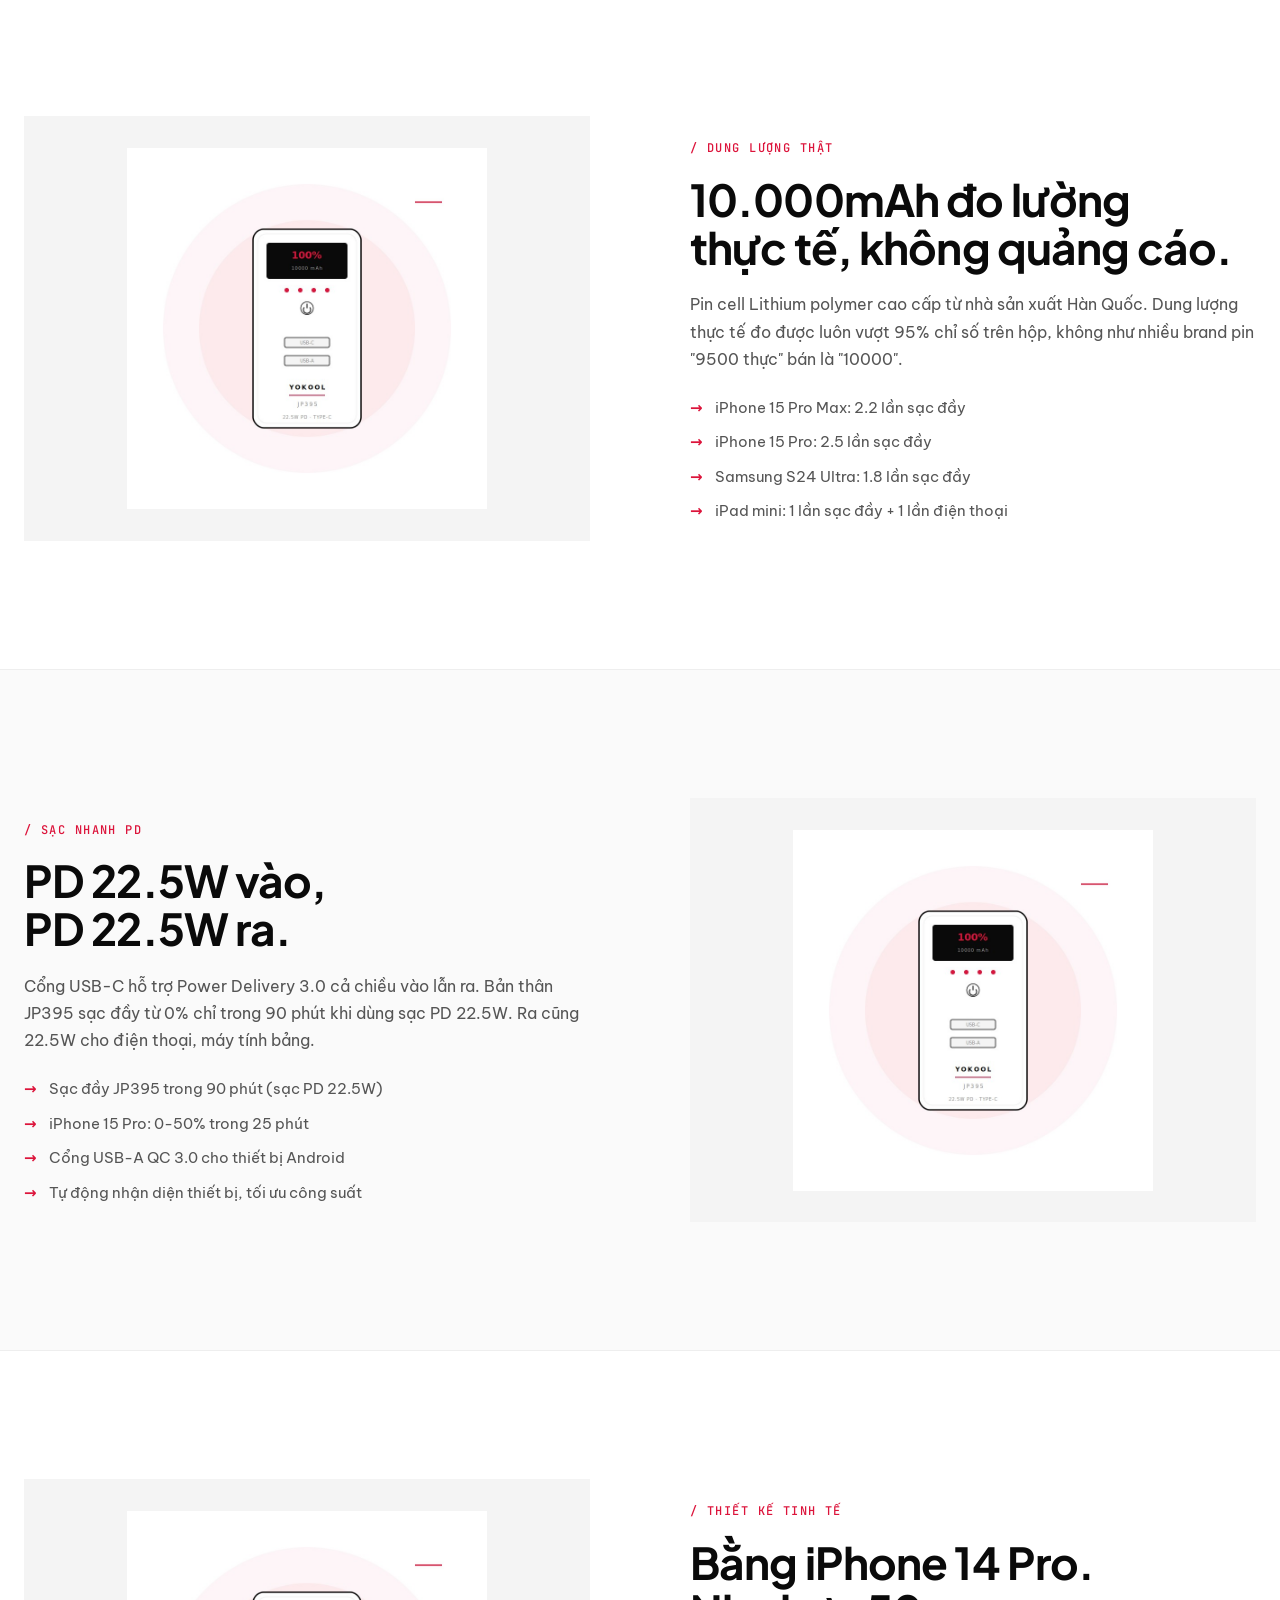
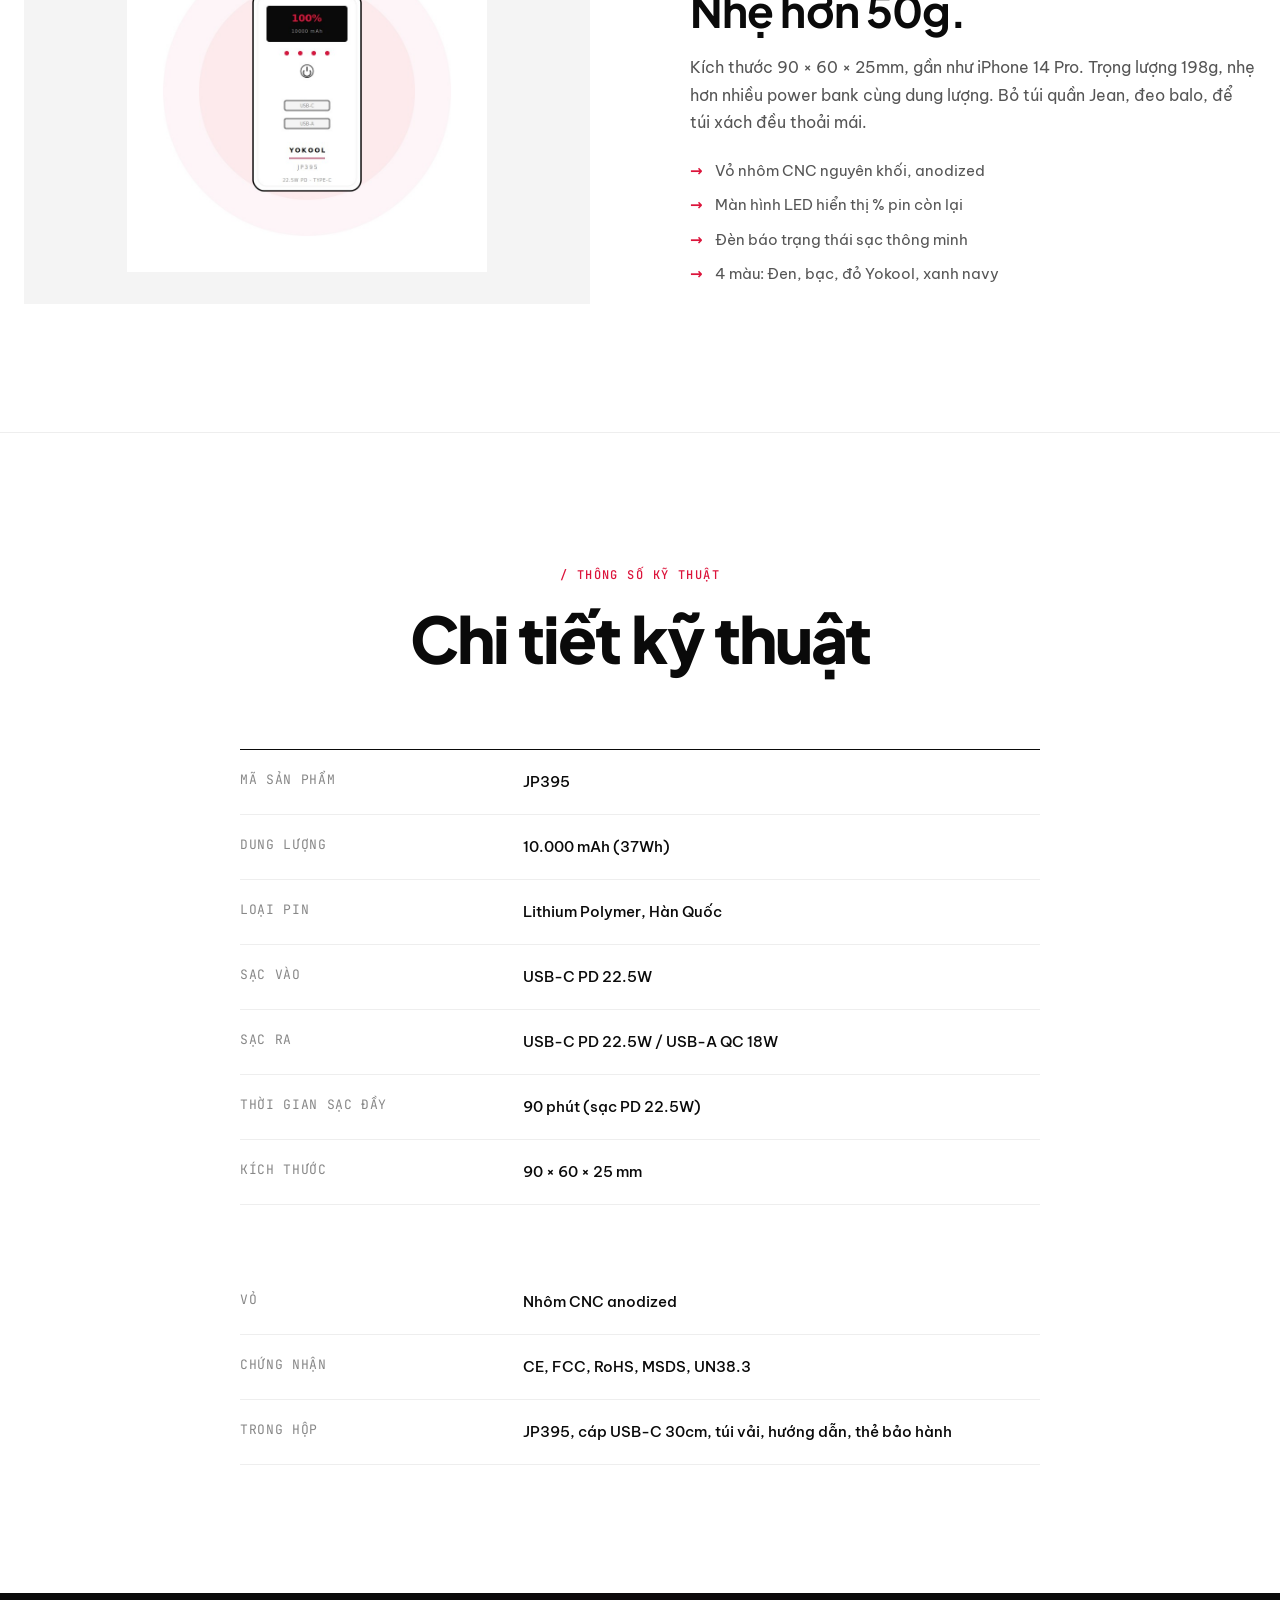
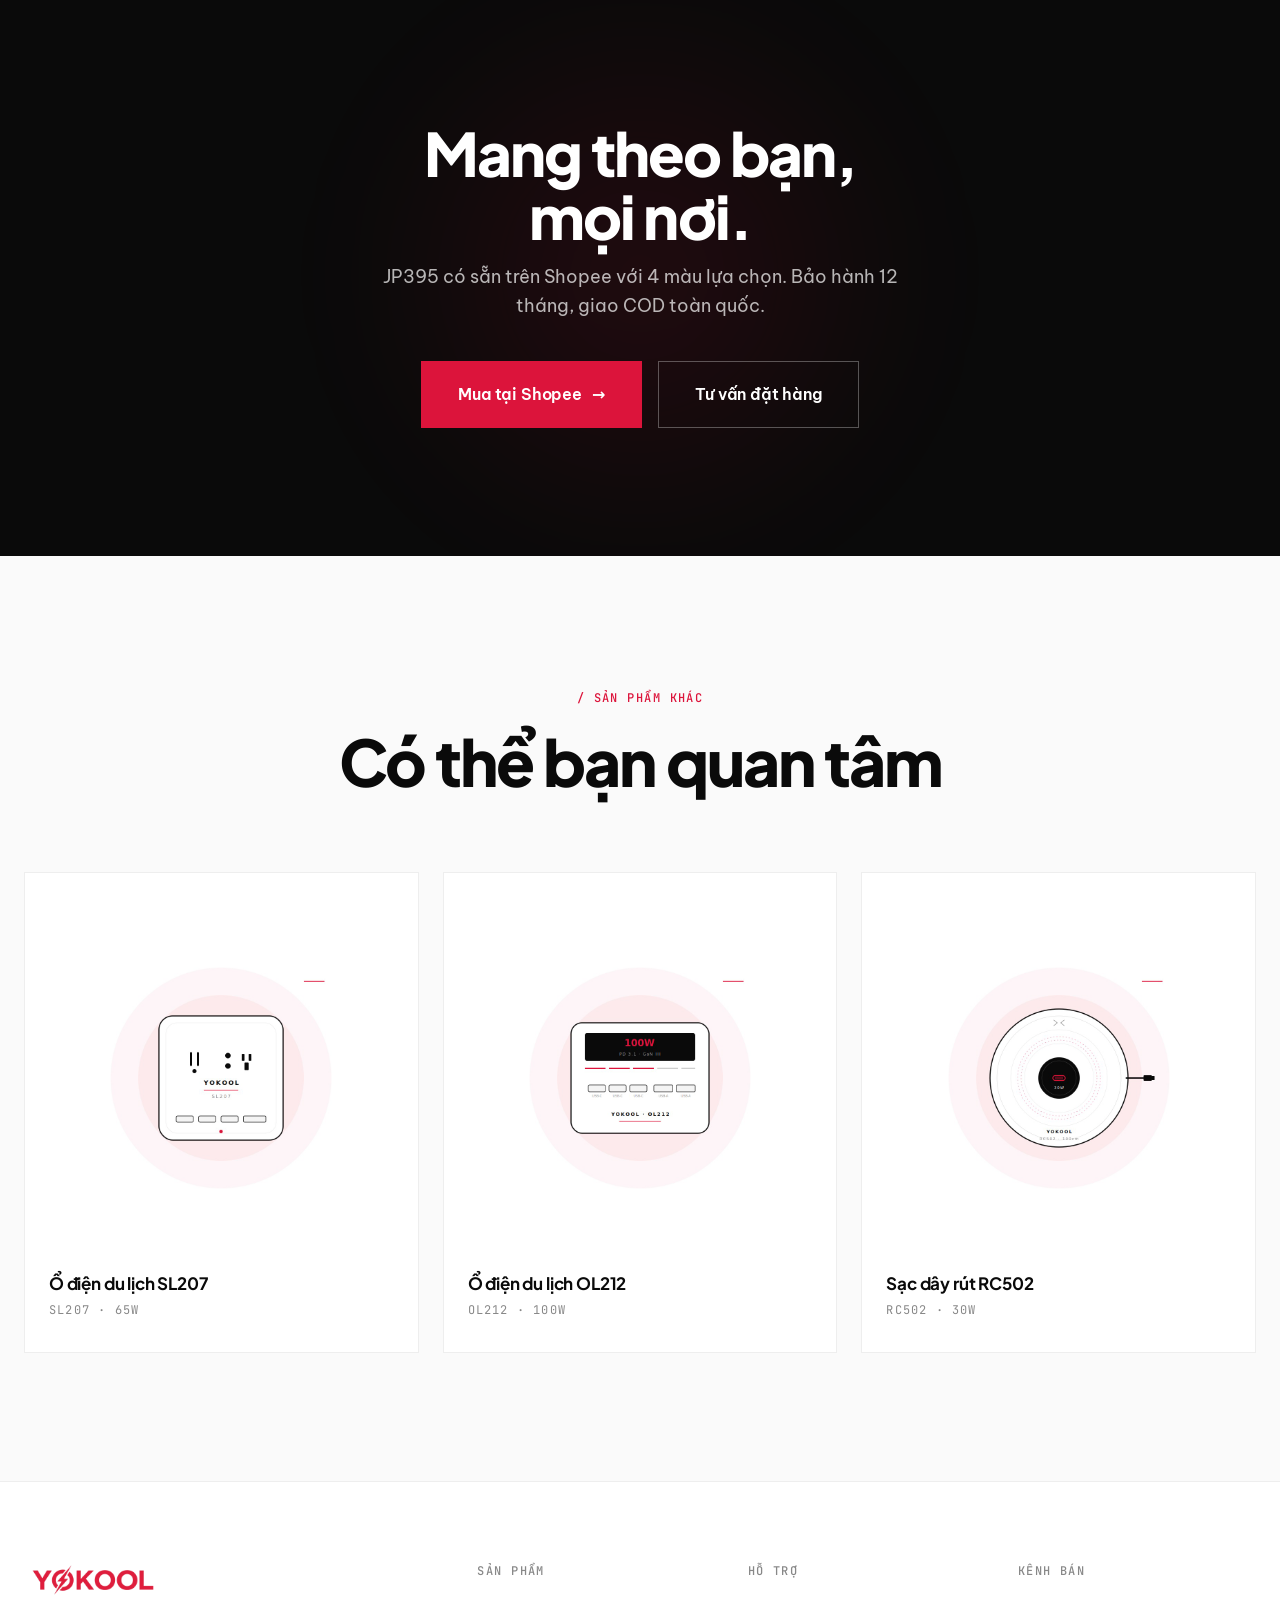
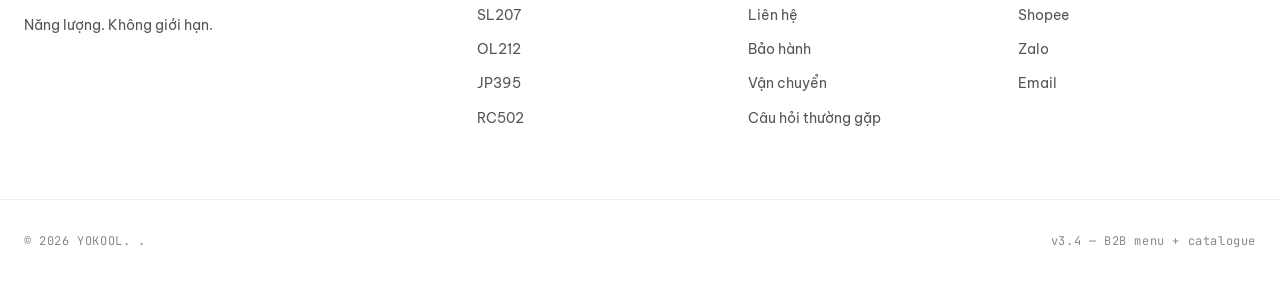
<file: products/jp395.html>
<!DOCTYPE html>
<html lang="vi">
<head>
  <meta charset="UTF-8">
  <meta name="viewport" content="width=device-width, initial-scale=1.0">
  <meta name="description" content="Yokool JP395 - Sạc dự phòng 10000mAh, PD 22.5W. Nhỏ gọn vừa lòng bàn tay, vỏ kim loại bền bỉ.">
  <meta name="theme-color" content="#FFFFFF">
  <title>Yokool JP395 — Sạc dự phòng 10000mAh PD</title>

  <link rel="preconnect" href="https://fonts.googleapis.com">
  <link rel="preconnect" href="https://fonts.gstatic.com" crossorigin>
  <link href="https://fonts.googleapis.com/css2?family=Plus+Jakarta+Sans:wght@500;600;700;800&family=Be+Vietnam+Pro:wght@300;400;500;600;700&family=JetBrains+Mono:wght@400;500&display=swap" rel="stylesheet">

  <link rel="stylesheet" href="../styles.css">
</head>
<body>

  <header class="site-header" id="siteHeader">
    <div class="container header-inner">
      <a href="../index.html" class="logo" aria-label="Yokool trang chủ">
        <img src="../images/yokool-logo.png" alt="YOKOOL" class="logo-img">
      </a>

      <nav class="main-nav" aria-label="Điều hướng chính">
        <a href="../index.html" class="nav-link">Trang chủ</a>

        <div class="nav-dropdown">
          <button class="nav-dropdown-btn" aria-haspopup="true" aria-expanded="false">
            Sạc dự phòng
            <svg class="nav-chevron" width="10" height="6" viewBox="0 0 10 6" fill="none" aria-hidden="true">
              <path d="M1 1L5 5L9 1" stroke="currentColor" stroke-width="1.5" stroke-linecap="round" stroke-linejoin="round"/>
            </svg>
          </button>
          <div class="nav-dropdown-panel" role="menu">
            <a href="../products/jp395.html" class="nav-leaf">JP395</a>
          </div>
        </div>

        <div class="nav-dropdown">
          <button class="nav-dropdown-btn" aria-haspopup="true" aria-expanded="false">
            Củ sạc
            <svg class="nav-chevron" width="10" height="6" viewBox="0 0 10 6" fill="none" aria-hidden="true">
              <path d="M1 1L5 5L9 1" stroke="currentColor" stroke-width="1.5" stroke-linecap="round" stroke-linejoin="round"/>
            </svg>
          </button>
          <div class="nav-dropdown-panel" role="menu">
            <a href="../products/rc502.html" class="nav-leaf">RC502</a>
          </div>
        </div>

        <div class="nav-dropdown">
          <button class="nav-dropdown-btn" aria-haspopup="true" aria-expanded="false">
            Ổ điện du lịch
            <svg class="nav-chevron" width="10" height="6" viewBox="0 0 10 6" fill="none" aria-hidden="true">
              <path d="M1 1L5 5L9 1" stroke="currentColor" stroke-width="1.5" stroke-linecap="round" stroke-linejoin="round"/>
            </svg>
          </button>
          <div class="nav-dropdown-panel" role="menu">
            <a href="../products/sl207.html" class="nav-leaf">SL207</a>
            <a href="../products/ol212.html" class="nav-leaf">OL212</a>
          </div>
        </div>

        <a href="../news.html" class="nav-link">Tin tức</a>
        <a href="../b2b.html" class="nav-link">Hợp tác B2B</a>
        <a href="../index.html#contact" class="nav-link">Liên hệ</a>
      </nav>

      <button class="cart-icon-btn" id="cartIconBtn" aria-label="Mở giỏ hàng">
        <svg viewBox="0 0 24 24" fill="none" aria-hidden="true">
          <path d="M3 4H5L6 16C6 16.5523 6.44772 17 7 17H17C17.5523 17 18 16.5523 18 16L19 7H7" stroke="currentColor" stroke-width="1.6" stroke-linecap="round" stroke-linejoin="round"/>
          <circle cx="9" cy="20" r="1.3" fill="currentColor"/>
          <circle cx="16" cy="20" r="1.3" fill="currentColor"/>
        </svg>
        <span class="cart-badge" aria-label="Số sản phẩm trong giỏ">0</span>
      </button>

      <a href="https://shopee.vn/yokool" target="_blank" rel="noopener" class="cta-button cta-button--small">
        Mua tại Shopee
        <span class="cta-arrow">→</span>
      </a>

      <button class="menu-toggle" id="menuToggle" aria-label="Mở menu" aria-expanded="false">
        <span></span>
        <span></span>
        <span></span>
      </button>
    </div>
  </header>

  <section class="product-hero">
    <div class="container product-hero-inner">
      <div class="product-hero-image">
        <img src="../images/product-jp395.jpg" alt="Yokool JP395 sạc dự phòng">
      </div>
      <div class="product-hero-content">
        <span class="section-label">/ Power bank · JP395</span>
        <h1 class="product-hero-title">Sạc dự phòng JP395</h1>
        <p class="product-hero-tagline">Năng lượng theo bạn mọi hành trình. 10.000mAh nhỏ gọn vừa lòng bàn tay.</p>

        <div class="product-hero-description">
          <p>Sạc dự phòng cao cấp với pin Lithium polymer Hàn Quốc.</p>
          <p>Dung lượng 10.000mAh thực tế, sạc iPhone 15 Pro 2.5 lần.</p>
          <p>Sạc nhanh PD 22.5W cả chiều vào lẫn ra, 25 phút lên 50%.</p>
          <p>Vỏ nhôm CNC anodized cảm giác cao cấp, chống va đập.</p>
          <p>Kích thước nhỏ gọn 90×60×25mm, 4 màu lựa chọn.</p>
        </div>

        <div class="product-hero-price-row">
          <span class="price-current">390.000đ</span>
          <span class="price-tag">Giá lẻ · đã VAT</span>
        </div>

        <div class="product-hero-actions">
          <button class="cta-button cta-button--large buy-now-btn"
            data-id="jp395"
            data-name="Sạc dự phòng JP395"
            data-price="390000"
            data-image="../images/product-jp395.jpg">
            Mua ngay
            <span class="cta-arrow">→</span>
          </button>
          <button class="cta-button cta-button--secondary cta-button--large add-to-cart-btn"
            data-id="jp395"
            data-name="Sạc dự phòng JP395"
            data-price="390000"
            data-image="../images/product-jp395.jpg">
            Thêm vào giỏ hàng
          </button>
        </div>
        <div class="product-hero-meta">
          <div class="product-hero-meta-item">
            <span class="product-hero-meta-icon">◆</span><span>Bảo hành 12 tháng</span>
          </div>
          <div class="product-hero-meta-item">
            <span class="product-hero-meta-icon">◆</span><span>Pin Lithium polymer</span>
          </div>
          <div class="product-hero-meta-item">
            <span class="product-hero-meta-icon">◆</span><span>Đạt chuẩn an toàn</span>
          </div>
        </div>
      </div>
    </div>
  </section>

  <section class="key-features">
    <div class="container">
      <div class="section-header">
        <span class="section-label">/ Tính năng nổi bật</span>
        <h2 class="section-title">Bốn ưu thế. <em>Một pin dự phòng</em>.</h2>
      </div>
      <div class="features-grid">
        <div class="feature-card">
          <div class="feature-icon-wrap">⚡</div>
          <h3 class="feature-title">10.000 mAh</h3>
          <p class="feature-description">
            Sạc đầy iPhone 15 Pro 2.5 lần, iPad mini 1 lần. Đủ cho cả ngày dài không tìm ổ cắm.
          </p>
        </div>
        <div class="feature-card">
          <div class="feature-icon-wrap">▤</div>
          <h3 class="feature-title">22.5W PD Fast</h3>
          <p class="feature-description">
            Sạc nhanh PD 22.5W qua USB-C. iPhone 15 Pro từ 0-50% trong 25 phút.
          </p>
        </div>
        <div class="feature-card">
          <div class="feature-icon-wrap">▥</div>
          <h3 class="feature-title">2 cổng đồng thời</h3>
          <p class="feature-description">
            1× USB-C (in/out) + 1× USB-A (out). Sạc 2 thiết bị cùng lúc, vào và ra qua cùng cổng C.
          </p>
        </div>
        <div class="feature-card">
          <div class="feature-icon-wrap">◇</div>
          <h3 class="feature-title">Vỏ kim loại</h3>
          <p class="feature-description">
            Vỏ nhôm CNC nguyên khối, chịu va đập, tản nhiệt tốt. Cảm giác cầm như sản phẩm cao cấp.
          </p>
        </div>
      </div>
    </div>
  </section>

  <section class="showcase">
    <div class="container showcase-inner">
      <div class="showcase-visual">
        <img src="../images/product-jp395.jpg" alt="JP395 capacity">
      </div>
      <div class="showcase-content">
        <span class="section-label">/ Dung lượng thật</span>
        <h2 class="showcase-title">10.000mAh đo lường<br>thực tế, không quảng cáo.</h2>
        <p class="showcase-description">
          Pin cell Lithium polymer cao cấp từ nhà sản xuất Hàn Quốc. Dung lượng thực tế đo được
          luôn vượt 95% chỉ số trên hộp, không như nhiều brand pin "9500 thực" bán là "10000".
        </p>
        <ul class="showcase-bullets">
          <li>iPhone 15 Pro Max: 2.2 lần sạc đầy</li>
          <li>iPhone 15 Pro: 2.5 lần sạc đầy</li>
          <li>Samsung S24 Ultra: 1.8 lần sạc đầy</li>
          <li>iPad mini: 1 lần sạc đầy + 1 lần điện thoại</li>
        </ul>
      </div>
    </div>
  </section>

  <section class="showcase showcase--reverse">
    <div class="container showcase-inner">
      <div class="showcase-visual">
        <img src="../images/product-jp395.jpg" alt="JP395 fast charging">
      </div>
      <div class="showcase-content">
        <span class="section-label">/ Sạc nhanh PD</span>
        <h2 class="showcase-title">PD 22.5W vào,<br>PD 22.5W ra.</h2>
        <p class="showcase-description">
          Cổng USB-C hỗ trợ Power Delivery 3.0 cả chiều vào lẫn ra.
          Bản thân JP395 sạc đầy từ 0% chỉ trong 90 phút khi dùng sạc PD 22.5W.
          Ra cũng 22.5W cho điện thoại, máy tính bảng.
        </p>
        <ul class="showcase-bullets">
          <li>Sạc đầy JP395 trong 90 phút (sạc PD 22.5W)</li>
          <li>iPhone 15 Pro: 0-50% trong 25 phút</li>
          <li>Cổng USB-A QC 3.0 cho thiết bị Android</li>
          <li>Tự động nhận diện thiết bị, tối ưu công suất</li>
        </ul>
      </div>
    </div>
  </section>

  <section class="showcase">
    <div class="container showcase-inner">
      <div class="showcase-visual">
        <img src="../images/product-jp395.jpg" alt="JP395 portable design">
      </div>
      <div class="showcase-content">
        <span class="section-label">/ Thiết kế tinh tế</span>
        <h2 class="showcase-title">Bằng iPhone 14 Pro.<br>Nhẹ hơn 50g.</h2>
        <p class="showcase-description">
          Kích thước 90 × 60 × 25mm, gần như iPhone 14 Pro. Trọng lượng 198g, nhẹ hơn nhiều
          power bank cùng dung lượng. Bỏ túi quần Jean, đeo balo, để túi xách đều thoải mái.
        </p>
        <ul class="showcase-bullets">
          <li>Vỏ nhôm CNC nguyên khối, anodized</li>
          <li>Màn hình LED hiển thị % pin còn lại</li>
          <li>Đèn báo trạng thái sạc thông minh</li>
          <li>4 màu: Đen, bạc, đỏ Yokool, xanh navy</li>
        </ul>
      </div>
    </div>
  </section>

  <section class="specs-section">
    <div class="container">
      <div class="section-header">
        <span class="section-label">/ Thông số kỹ thuật</span>
        <h2 class="section-title">Chi tiết kỹ thuật</h2>
      </div>
      <div class="specs-table">
        <div class="specs-row"><div class="specs-label">Mã sản phẩm</div><div class="specs-value">JP395</div></div>
        <div class="specs-row"><div class="specs-label">Dung lượng</div><div class="specs-value">10.000 mAh (37Wh)</div></div>
        <div class="specs-row"><div class="specs-label">Loại pin</div><div class="specs-value">Lithium Polymer, Hàn Quốc</div></div>
        <div class="specs-row"><div class="specs-label">Sạc vào</div><div class="specs-value">USB-C PD 22.5W</div></div>
        <div class="specs-row"><div class="specs-label">Sạc ra</div><div class="specs-value">USB-C PD 22.5W / USB-A QC 18W</div></div>
        <div class="specs-row"><div class="specs-label">Thời gian sạc đầy</div><div class="specs-value">90 phút (sạc PD 22.5W)</div></div>
        <div class="specs-row"><div class="specs-label">Kích thước</div><div class="specs-value">90 × 60 × 25 mm</div></div>
        <div class="specs-row"><div class="specs-label">Trọng lượng</div><div class="specs-value">198g</div></div>
        <div class="specs-row"><div class="specs-label">Vỏ</div><div class="specs-value">Nhôm CNC anodized</div></div>
        <div class="specs-row"><div class="specs-label">Chứng nhận</div><div class="specs-value">CE, FCC, RoHS, MSDS, UN38.3</div></div>
        <div class="specs-row"><div class="specs-label">Trong hộp</div><div class="specs-value">JP395, cáp USB-C 30cm, túi vải, hướng dẫn, thẻ bảo hành</div></div>
      </div>
    </div>
  </section>

  <section class="final-cta">
    <div class="container final-cta-inner">
      <h2 class="final-cta-title">Mang theo bạn,<br>mọi nơi.</h2>
      <p class="final-cta-description">
        JP395 có sẵn trên Shopee với 4 màu lựa chọn. Bảo hành 12 tháng, giao COD toàn quốc.
      </p>
      <div class="final-cta-actions">
        <a href="https://shopee.vn/yokool" target="_blank" rel="noopener" class="cta-button cta-button--large">
          Mua tại Shopee <span class="cta-arrow">→</span>
        </a>
        <a href="../index.html#contact" class="cta-button cta-button--ghost cta-button--large">
          Tư vấn đặt hàng
        </a>
      </div>
    </div>
  </section>

  <section class="related-section">
    <div class="container">
      <div class="section-header">
        <span class="section-label">/ Sản phẩm khác</span>
        <h2 class="section-title">Có thể bạn quan tâm</h2>
      </div>
      <div class="related-grid">
        <a href="sl207.html" class="related-card">
          <div class="related-card-image"><img src="../images/product-sl207.jpg" alt="SL207"></div>
          <div class="related-card-name">Ổ điện du lịch SL207</div>
          <div class="related-card-code">SL207 · 65W</div>
        </a>
        <a href="ol212.html" class="related-card">
          <div class="related-card-image"><img src="../images/product-ol212.jpg" alt="OL212"></div>
          <div class="related-card-name">Ổ điện du lịch OL212</div>
          <div class="related-card-code">OL212 · 100W</div>
        </a>
        <a href="rc502.html" class="related-card">
          <div class="related-card-image"><img src="../images/product-rc502.jpg" alt="RC502"></div>
          <div class="related-card-name">Sạc dây rút RC502</div>
          <div class="related-card-code">RC502 · 30W</div>
        </a>
      </div>
    </div>
  </section>

  <footer class="site-footer">
    <div class="container footer-inner">
      <div class="footer-brand">
        <a href="../index.html" class="logo">
          <img src="../images/yokool-logo.png" alt="YOKOOL" class="logo-img">
        </a>
        <p class="footer-tagline">Năng lượng. Không giới hạn.</p>
      </div>

      <div class="footer-cols">
        <div class="footer-col">
          <h4>Sản phẩm</h4>
          <a href="sl207.html">SL207</a>
          <a href="ol212.html">OL212</a>
          <a href="jp395.html">JP395</a>
          <a href="rc502.html">RC502</a>
        </div>
        <div class="footer-col">
          <h4>Hỗ trợ</h4>
          <a href="../index.html#contact">Liên hệ</a>
          <a href="#">Bảo hành</a>
          <a href="#">Vận chuyển</a>
          <a href="#">Câu hỏi thường gặp</a>
        </div>
        <div class="footer-col">
          <h4>Kênh bán</h4>
          <a href="https://shopee.vn/yokool" target="_blank" rel="noopener">Shopee</a>
          <a href="https://zalo.me/yokool" target="_blank" rel="noopener">Zalo</a>
          <a href="mailto:info@yokool.vn">Email</a>
        </div>
      </div>
    </div>
    <div class="container footer-bottom">
      <p>© 2026 YOKOOL. .</p>
      <p class="footer-meta">v3.4 — B2B menu + catalogue</p>
    </div>
  </footer>
  <!-- ============ CART DRAWER ============ -->
  <div class="cart-drawer-overlay" aria-hidden="true"></div>
  <aside class="cart-drawer" aria-label="Giỏ hàng">
    <div class="cart-drawer-header">
      <h3 class="cart-drawer-title">Giỏ hàng</h3>
      <button class="cart-drawer-close" aria-label="Đóng giỏ hàng">
        <svg width="20" height="20" viewBox="0 0 20 20" fill="none" aria-hidden="true">
          <path d="M5 5L15 15M15 5L5 15" stroke="currentColor" stroke-width="1.6" stroke-linecap="round"/>
        </svg>
      </button>
    </div>

    <div class="cart-drawer-body">
      <div id="cartDrawerEmpty" class="cart-drawer-empty">
        <svg class="cart-drawer-empty-icon" viewBox="0 0 64 64" fill="none" aria-hidden="true">
          <path d="M10 14H16L18 46C18 47.6569 19.3431 49 21 49H47C48.6569 49 50 47.6569 50 46L52 22H20" stroke="currentColor" stroke-width="2" stroke-linecap="round" stroke-linejoin="round"/>
          <circle cx="26" cy="56" r="3" stroke="currentColor" stroke-width="2"/>
          <circle cx="44" cy="56" r="3" stroke="currentColor" stroke-width="2"/>
        </svg>
        <div class="cart-drawer-empty-text">Giỏ hàng đang trống</div>
        <a href="../index.html" class="cta-button cta-button--ghost cta-button--small">Tiếp tục mua sắm</a>
      </div>
      <div id="cartDrawerList"></div>
    </div>

    <div class="cart-drawer-footer" id="cartDrawerFooter" style="display: none;">
      <div class="cart-drawer-total-row">
        <span class="cart-drawer-total-label">Tổng tạm tính</span>
        <span class="cart-drawer-total-value" id="cartDrawerTotal">0đ</span>
      </div>
      <button class="cta-button cta-button--full cta-button--large" id="cartDrawerCheckout">
        Thanh toán
        <span class="cta-arrow">→</span>
      </button>
      <div class="cart-drawer-hint">Phí vận chuyển sẽ tính ở bước kế tiếp · COD toàn quốc</div>
    </div>
  </aside>

  <script src="../script.js"></script>
</body>
</html>
</file>
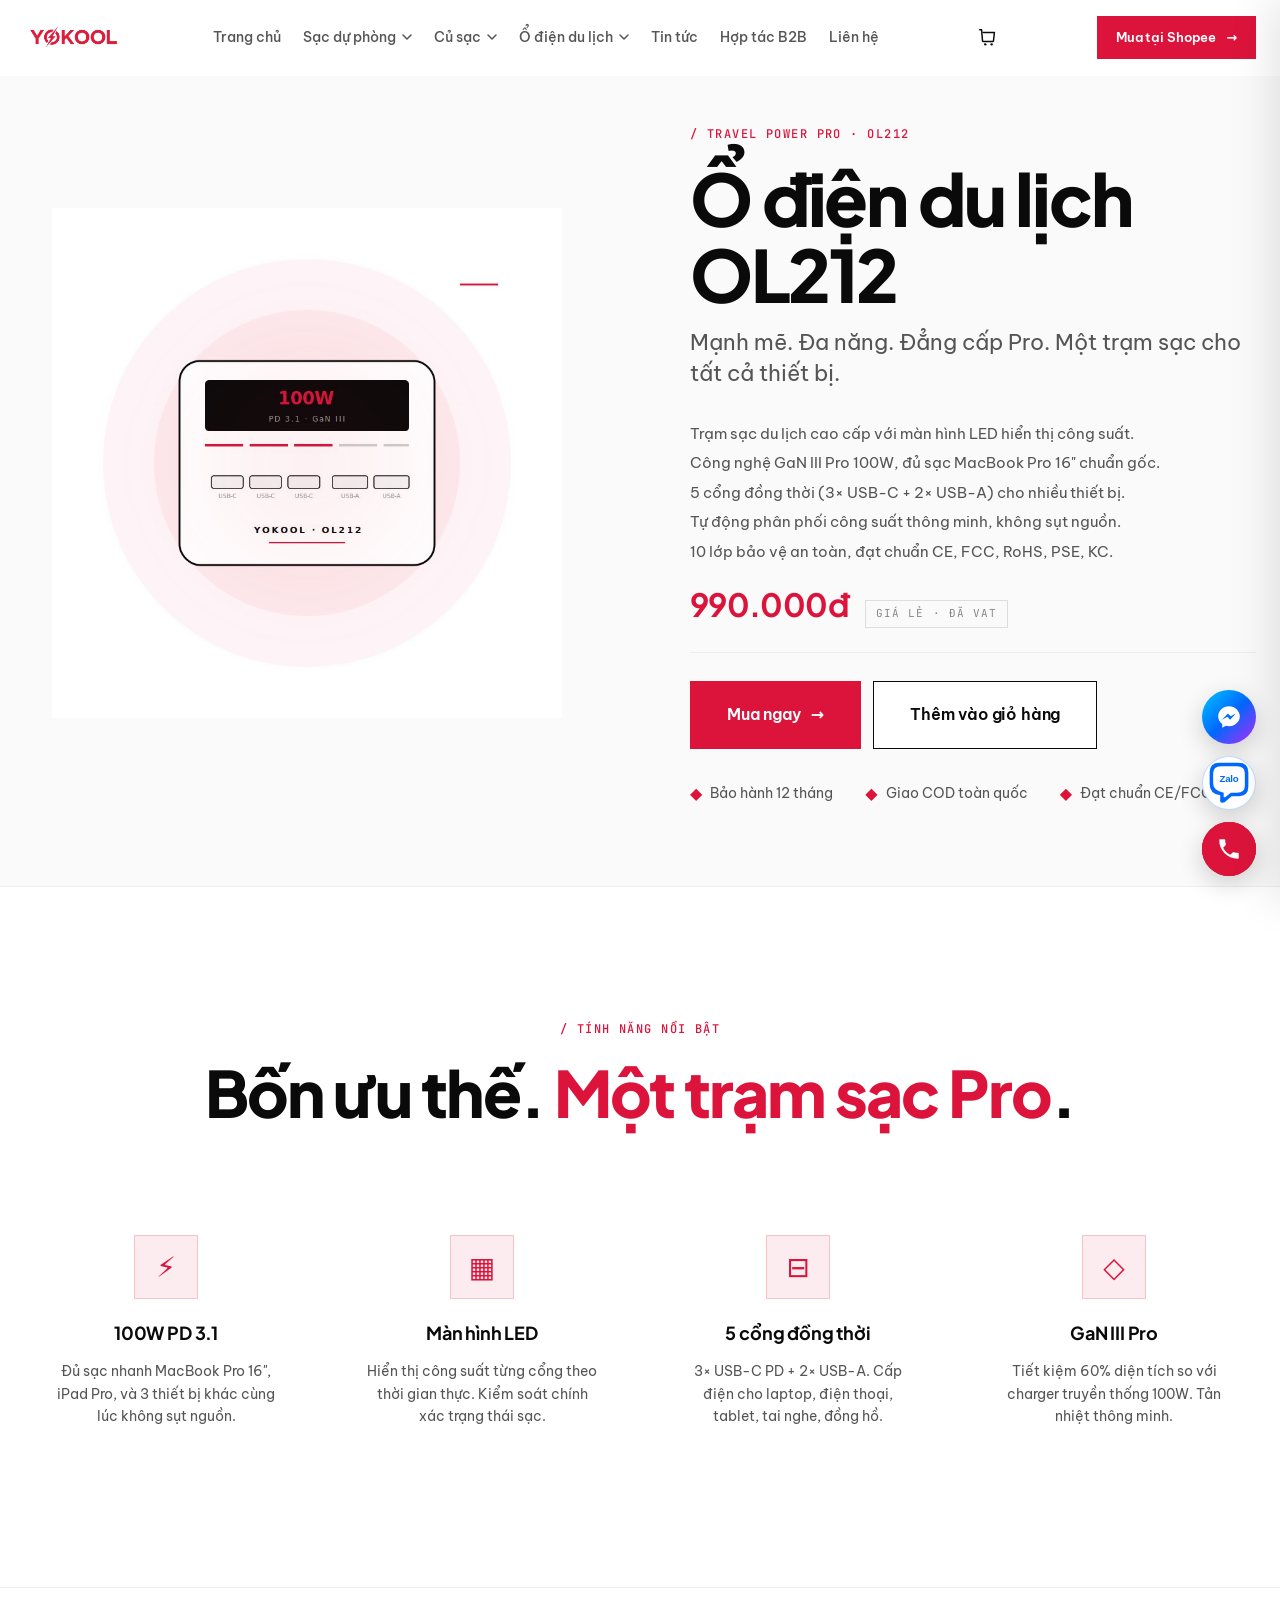
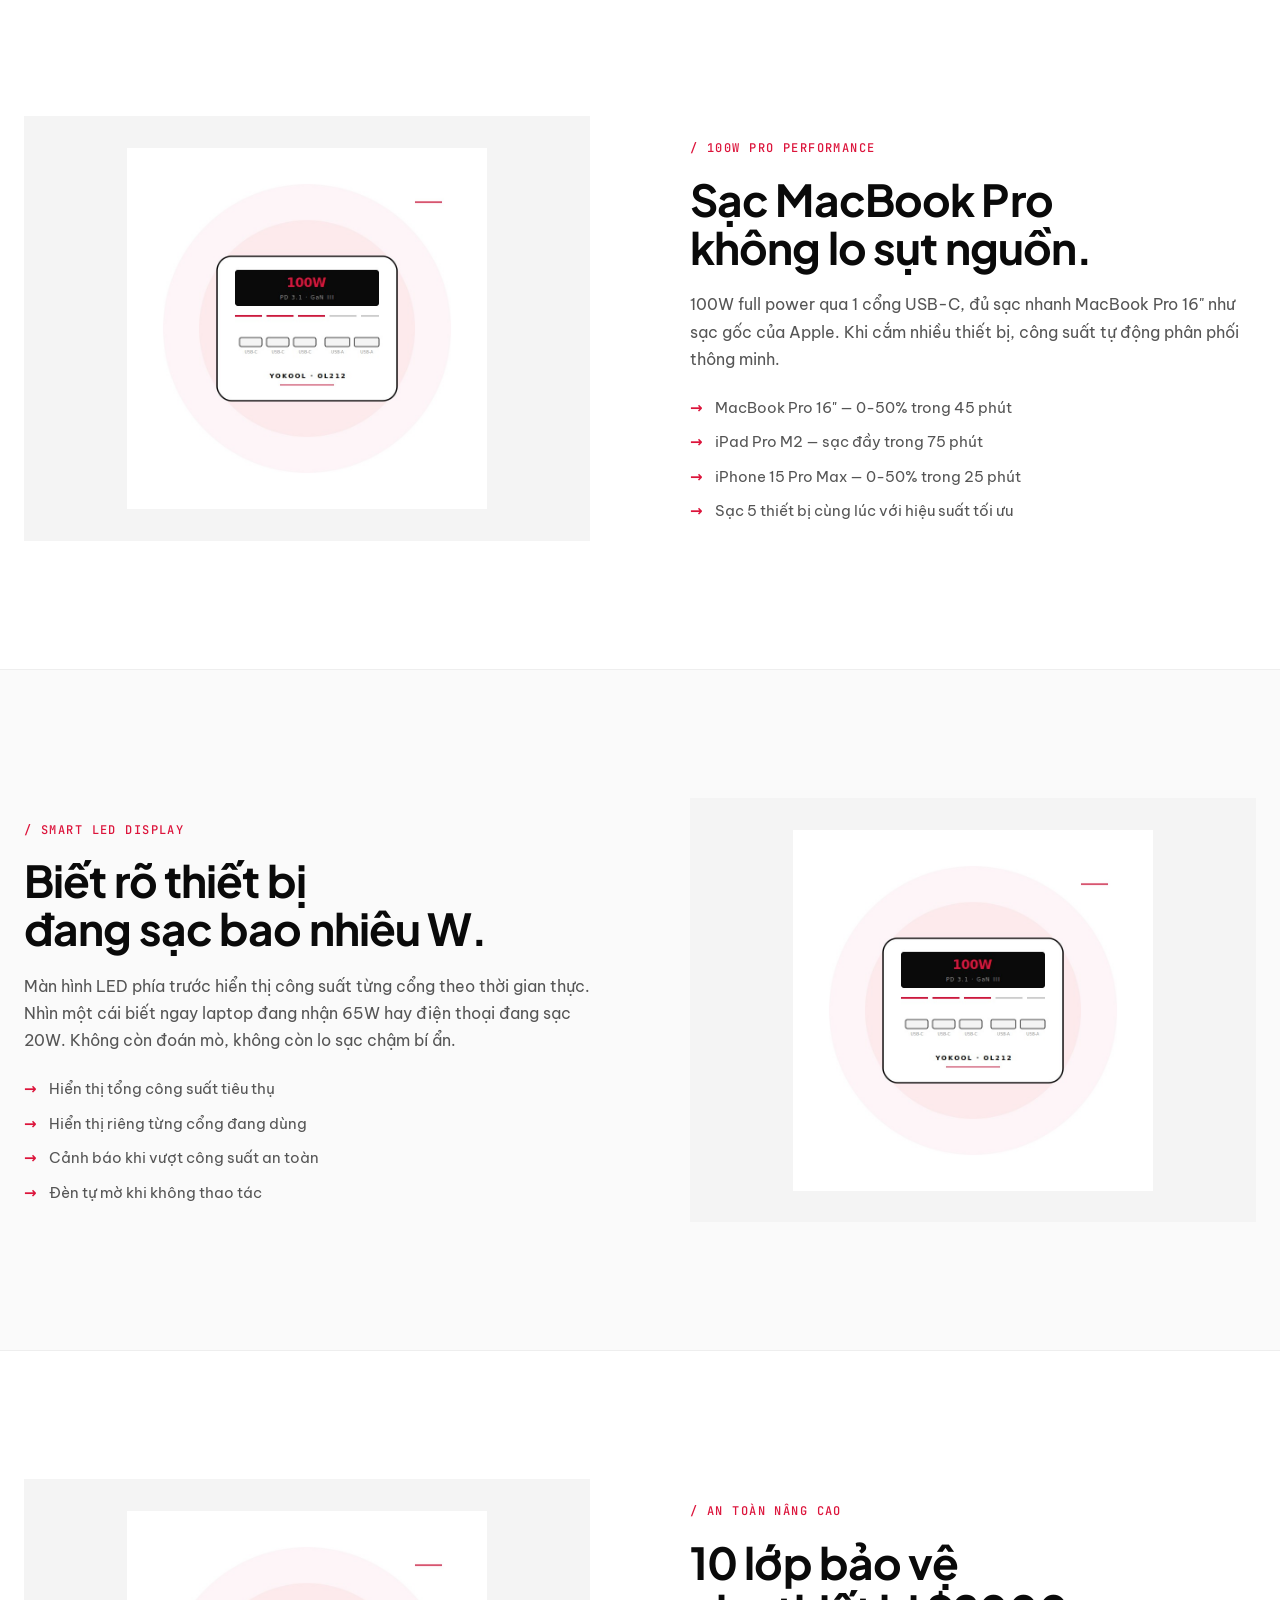
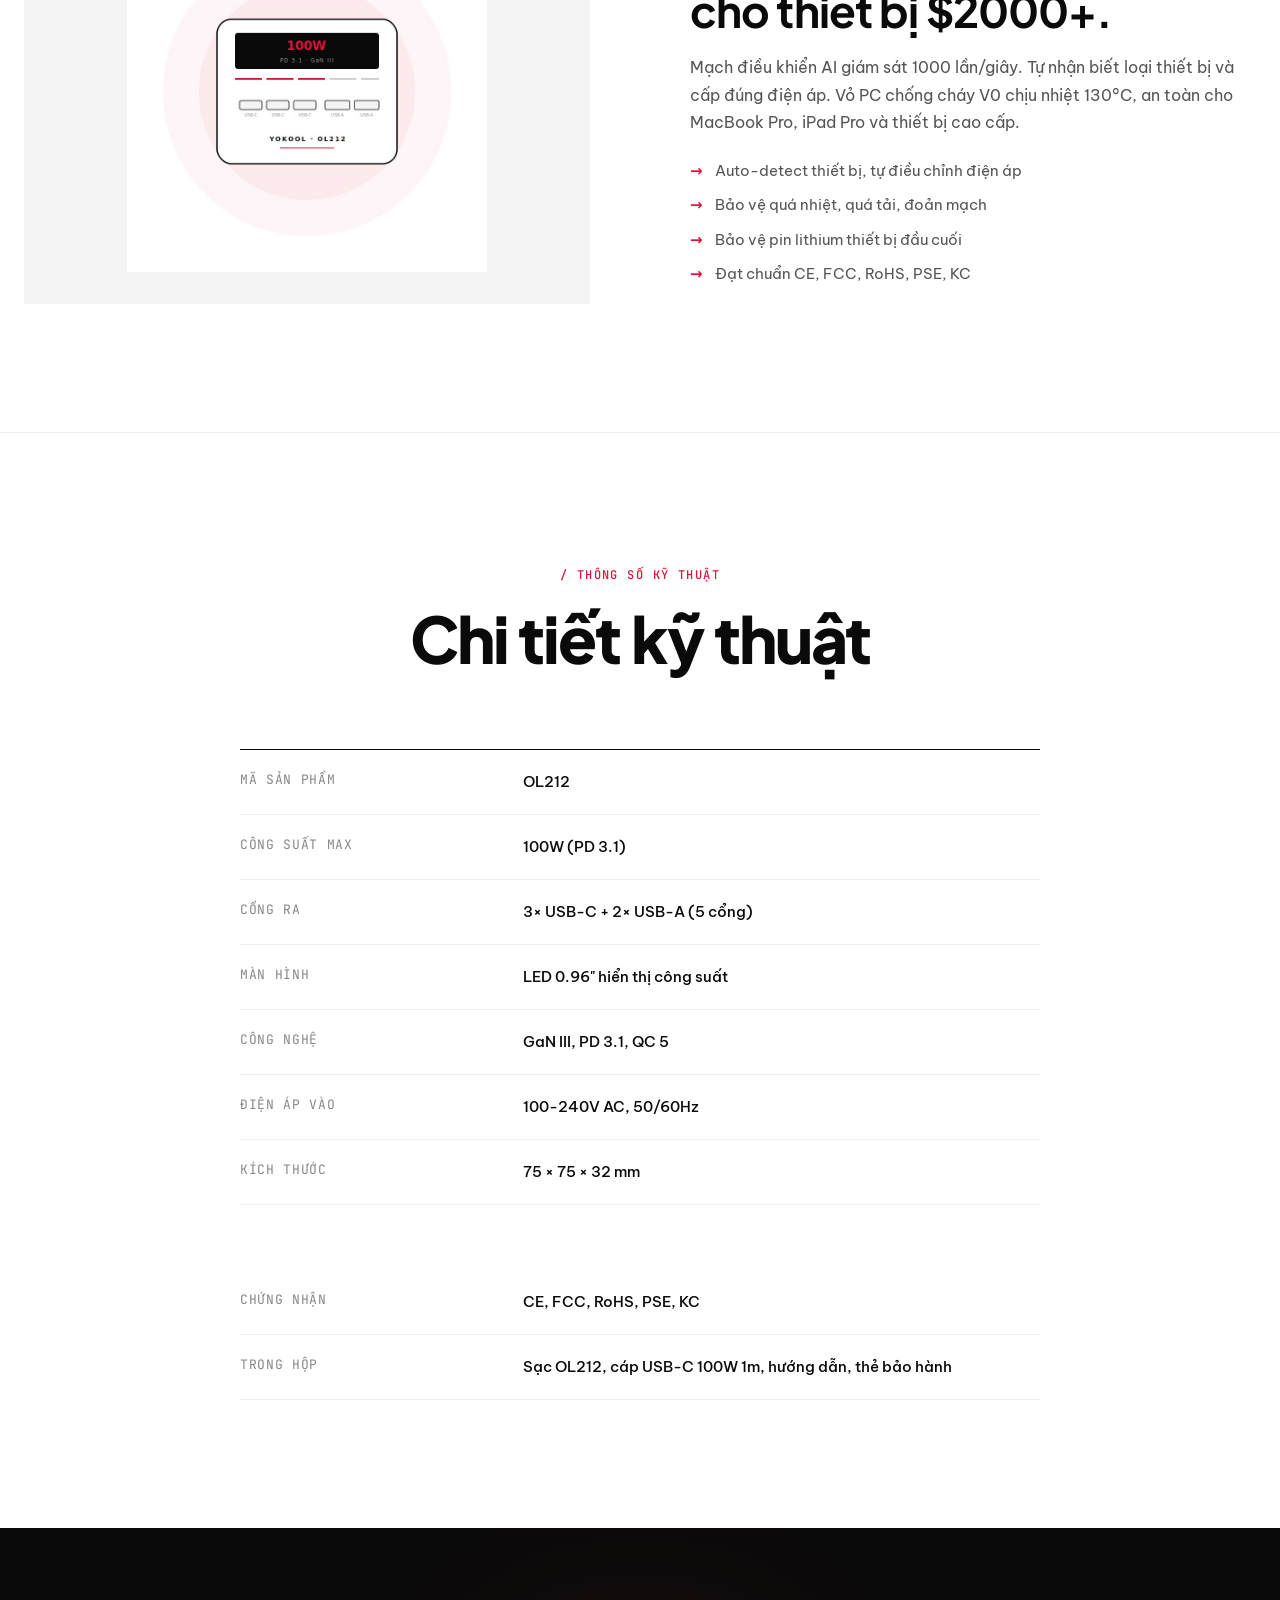
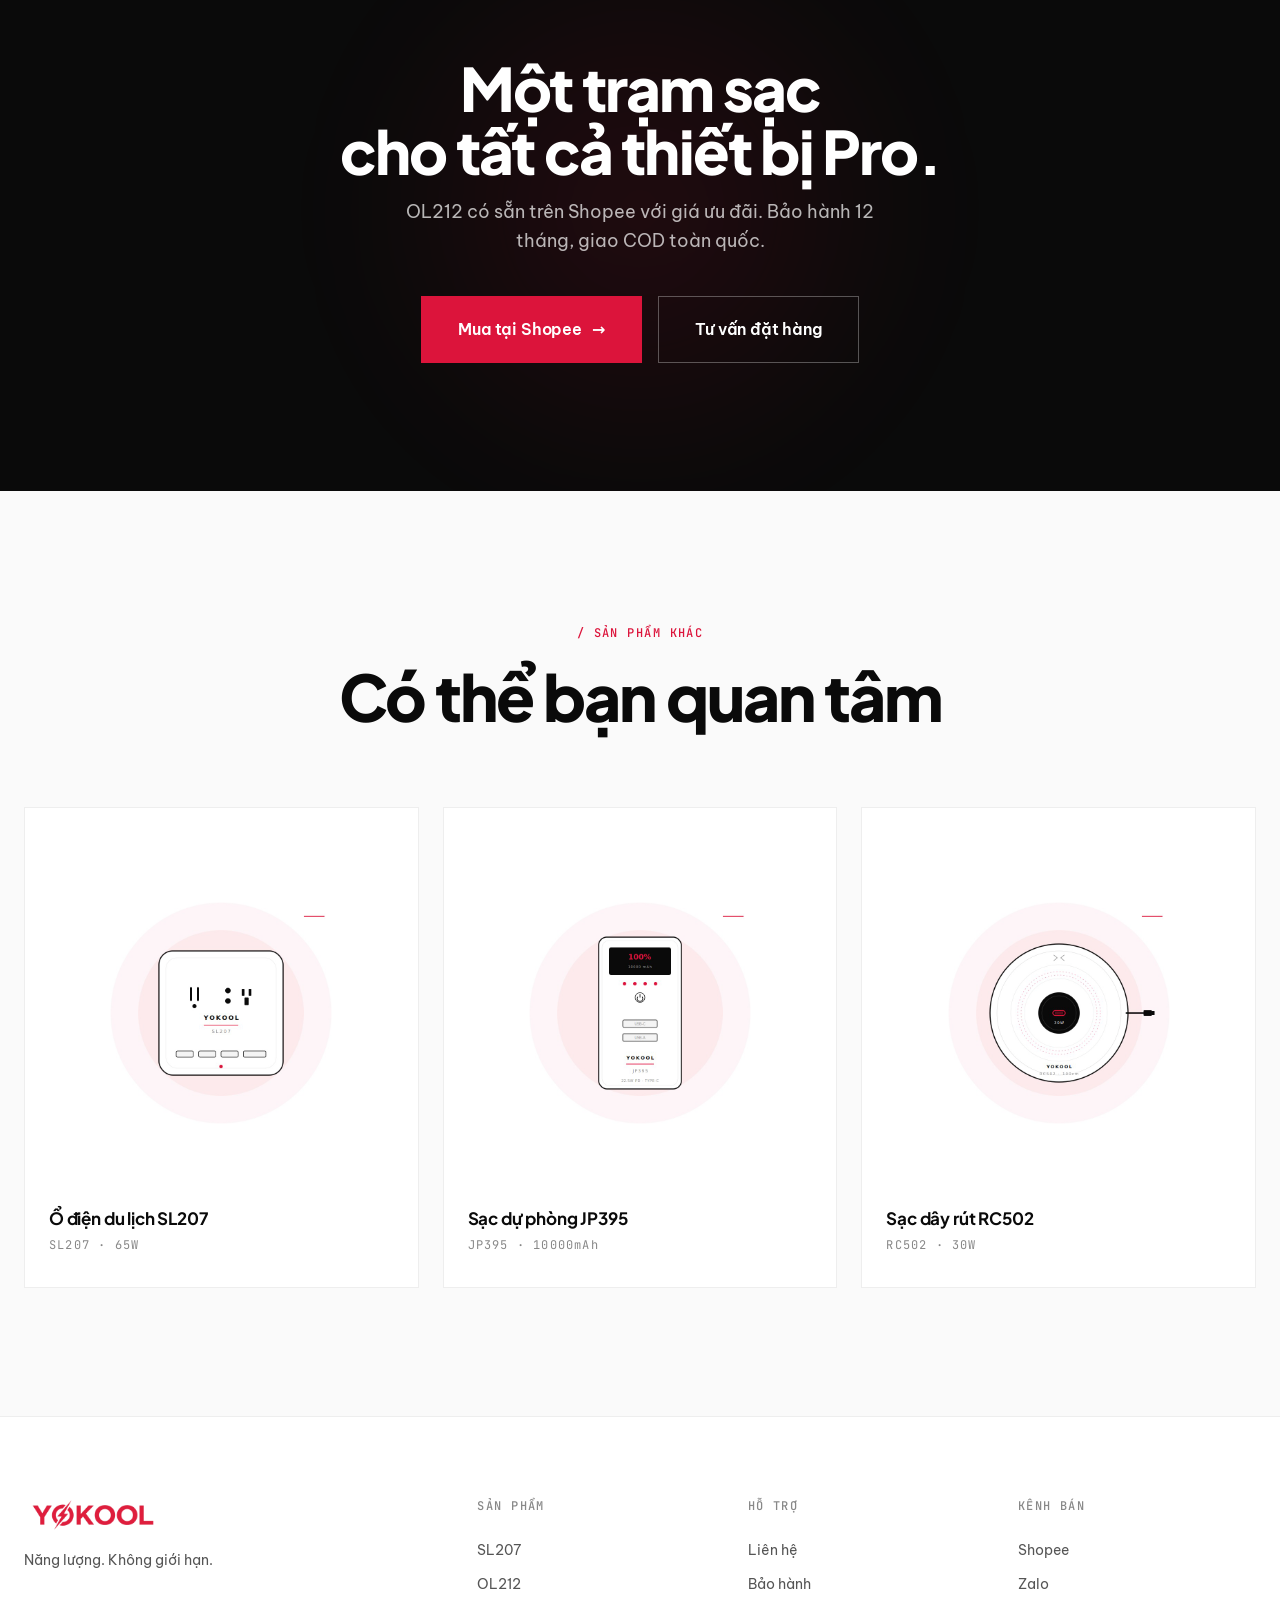
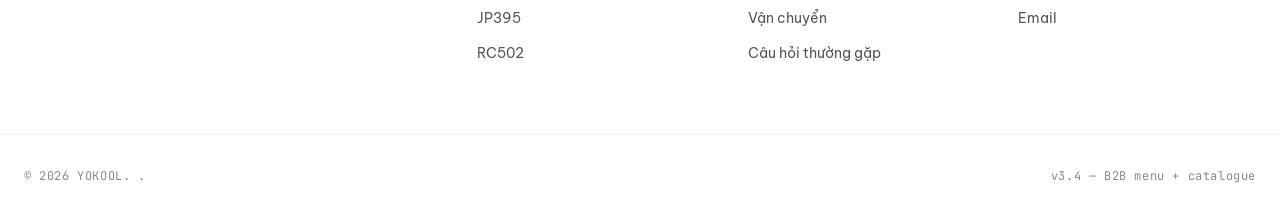
<file: products/ol212.html>
<!DOCTYPE html>
<html lang="vi">
<head>
  <meta charset="UTF-8">
  <meta name="viewport" content="width=device-width, initial-scale=1.0">
  <meta name="description" content="Yokool OL212 - Ổ điện du lịch 100W GaN III với màn hình LED. 5 cổng đồng thời cho dân công nghệ.">
  <meta name="theme-color" content="#FFFFFF">
  <title>Yokool OL212 — Ổ điện du lịch 100W LED Display</title>

  <link rel="preconnect" href="https://fonts.googleapis.com">
  <link rel="preconnect" href="https://fonts.gstatic.com" crossorigin>
  <link href="https://fonts.googleapis.com/css2?family=Plus+Jakarta+Sans:wght@500;600;700;800&family=Be+Vietnam+Pro:wght@300;400;500;600;700&family=JetBrains+Mono:wght@400;500&display=swap" rel="stylesheet">

  <link rel="stylesheet" href="../styles.css">
</head>
<body>

  <header class="site-header" id="siteHeader">
    <div class="container header-inner">
      <a href="../index.html" class="logo" aria-label="Yokool trang chủ">
        <img src="../images/yokool-logo.png" alt="YOKOOL" class="logo-img">
      </a>

      <nav class="main-nav" aria-label="Điều hướng chính">
        <a href="../index.html" class="nav-link">Trang chủ</a>

        <div class="nav-dropdown">
          <button class="nav-dropdown-btn" aria-haspopup="true" aria-expanded="false">
            Sạc dự phòng
            <svg class="nav-chevron" width="10" height="6" viewBox="0 0 10 6" fill="none" aria-hidden="true">
              <path d="M1 1L5 5L9 1" stroke="currentColor" stroke-width="1.5" stroke-linecap="round" stroke-linejoin="round"/>
            </svg>
          </button>
          <div class="nav-dropdown-panel" role="menu">
            <a href="../products/jp395.html" class="nav-leaf">JP395</a>
          </div>
        </div>

        <div class="nav-dropdown">
          <button class="nav-dropdown-btn" aria-haspopup="true" aria-expanded="false">
            Củ sạc
            <svg class="nav-chevron" width="10" height="6" viewBox="0 0 10 6" fill="none" aria-hidden="true">
              <path d="M1 1L5 5L9 1" stroke="currentColor" stroke-width="1.5" stroke-linecap="round" stroke-linejoin="round"/>
            </svg>
          </button>
          <div class="nav-dropdown-panel" role="menu">
            <a href="../products/rc502.html" class="nav-leaf">RC502</a>
          </div>
        </div>

        <div class="nav-dropdown">
          <button class="nav-dropdown-btn" aria-haspopup="true" aria-expanded="false">
            Ổ điện du lịch
            <svg class="nav-chevron" width="10" height="6" viewBox="0 0 10 6" fill="none" aria-hidden="true">
              <path d="M1 1L5 5L9 1" stroke="currentColor" stroke-width="1.5" stroke-linecap="round" stroke-linejoin="round"/>
            </svg>
          </button>
          <div class="nav-dropdown-panel" role="menu">
            <a href="../products/sl207.html" class="nav-leaf">SL207</a>
            <a href="../products/ol212.html" class="nav-leaf">OL212</a>
          </div>
        </div>

        <a href="../news.html" class="nav-link">Tin tức</a>
        <a href="../b2b.html" class="nav-link">Hợp tác B2B</a>
        <a href="../index.html#contact" class="nav-link">Liên hệ</a>
      </nav>

      <button class="cart-icon-btn" id="cartIconBtn" aria-label="Mở giỏ hàng">
        <svg viewBox="0 0 24 24" fill="none" aria-hidden="true">
          <path d="M3 4H5L6 16C6 16.5523 6.44772 17 7 17H17C17.5523 17 18 16.5523 18 16L19 7H7" stroke="currentColor" stroke-width="1.6" stroke-linecap="round" stroke-linejoin="round"/>
          <circle cx="9" cy="20" r="1.3" fill="currentColor"/>
          <circle cx="16" cy="20" r="1.3" fill="currentColor"/>
        </svg>
        <span class="cart-badge" aria-label="Số sản phẩm trong giỏ">0</span>
      </button>

      <a href="https://shopee.vn/yokool" target="_blank" rel="noopener" class="cta-button cta-button--small">
        Mua tại Shopee
        <span class="cta-arrow">→</span>
      </a>

      <button class="menu-toggle" id="menuToggle" aria-label="Mở menu" aria-expanded="false">
        <span></span>
        <span></span>
        <span></span>
      </button>
    </div>
  </header>

  <section class="product-hero">
    <div class="container product-hero-inner">
      <div class="product-hero-image">
        <img src="../images/product-ol212.jpg" alt="Yokool OL212 ổ điện du lịch pro">
      </div>
      <div class="product-hero-content">
        <span class="section-label">/ Travel power pro · OL212</span>
        <h1 class="product-hero-title">Ổ điện du lịch OL212</h1>
        <p class="product-hero-tagline">Mạnh mẽ. Đa năng. Đẳng cấp Pro. Một trạm sạc cho tất cả thiết bị.</p>

        <div class="product-hero-description">
          <p>Trạm sạc du lịch cao cấp với màn hình LED hiển thị công suất.</p>
          <p>Công nghệ GaN III Pro 100W, đủ sạc MacBook Pro 16" chuẩn gốc.</p>
          <p>5 cổng đồng thời (3× USB-C + 2× USB-A) cho nhiều thiết bị.</p>
          <p>Tự động phân phối công suất thông minh, không sụt nguồn.</p>
          <p>10 lớp bảo vệ an toàn, đạt chuẩn CE, FCC, RoHS, PSE, KC.</p>
        </div>

        <div class="product-hero-price-row">
          <span class="price-current">990.000đ</span>
          <span class="price-tag">Giá lẻ · đã VAT</span>
        </div>

        <div class="product-hero-actions">
          <button class="cta-button cta-button--large buy-now-btn"
            data-id="ol212"
            data-name="Ổ điện du lịch OL212"
            data-price="990000"
            data-image="../images/product-ol212.jpg">
            Mua ngay
            <span class="cta-arrow">→</span>
          </button>
          <button class="cta-button cta-button--secondary cta-button--large add-to-cart-btn"
            data-id="ol212"
            data-name="Ổ điện du lịch OL212"
            data-price="990000"
            data-image="../images/product-ol212.jpg">
            Thêm vào giỏ hàng
          </button>
        </div>
        <div class="product-hero-meta">
          <div class="product-hero-meta-item">
            <span class="product-hero-meta-icon">◆</span>
            <span>Bảo hành 12 tháng</span>
          </div>
          <div class="product-hero-meta-item">
            <span class="product-hero-meta-icon">◆</span>
            <span>Giao COD toàn quốc</span>
          </div>
          <div class="product-hero-meta-item">
            <span class="product-hero-meta-icon">◆</span>
            <span>Đạt chuẩn CE/FCC</span>
          </div>
        </div>
      </div>
    </div>
  </section>

  <section class="key-features">
    <div class="container">
      <div class="section-header">
        <span class="section-label">/ Tính năng nổi bật</span>
        <h2 class="section-title">Bốn ưu thế. <em>Một trạm sạc Pro</em>.</h2>
      </div>
      <div class="features-grid">
        <div class="feature-card">
          <div class="feature-icon-wrap">⚡</div>
          <h3 class="feature-title">100W PD 3.1</h3>
          <p class="feature-description">
            Đủ sạc nhanh MacBook Pro 16", iPad Pro, và 3 thiết bị khác cùng lúc không sụt nguồn.
          </p>
        </div>
        <div class="feature-card">
          <div class="feature-icon-wrap">▦</div>
          <h3 class="feature-title">Màn hình LED</h3>
          <p class="feature-description">
            Hiển thị công suất từng cổng theo thời gian thực. Kiểm soát chính xác trạng thái sạc.
          </p>
        </div>
        <div class="feature-card">
          <div class="feature-icon-wrap">⊟</div>
          <h3 class="feature-title">5 cổng đồng thời</h3>
          <p class="feature-description">
            3× USB-C PD + 2× USB-A. Cấp điện cho laptop, điện thoại, tablet, tai nghe, đồng hồ.
          </p>
        </div>
        <div class="feature-card">
          <div class="feature-icon-wrap">◇</div>
          <h3 class="feature-title">GaN III Pro</h3>
          <p class="feature-description">
            Tiết kiệm 60% diện tích so với charger truyền thống 100W. Tản nhiệt thông minh.
          </p>
        </div>
      </div>
    </div>
  </section>

  <section class="showcase">
    <div class="container showcase-inner">
      <div class="showcase-visual">
        <img src="../images/product-ol212.jpg" alt="OL212 power output">
      </div>
      <div class="showcase-content">
        <span class="section-label">/ 100W Pro performance</span>
        <h2 class="showcase-title">Sạc MacBook Pro<br>không lo sụt nguồn.</h2>
        <p class="showcase-description">
          100W full power qua 1 cổng USB-C, đủ sạc nhanh MacBook Pro 16" như sạc gốc của Apple.
          Khi cắm nhiều thiết bị, công suất tự động phân phối thông minh.
        </p>
        <ul class="showcase-bullets">
          <li>MacBook Pro 16" — 0-50% trong 45 phút</li>
          <li>iPad Pro M2 — sạc đầy trong 75 phút</li>
          <li>iPhone 15 Pro Max — 0-50% trong 25 phút</li>
          <li>Sạc 5 thiết bị cùng lúc với hiệu suất tối ưu</li>
        </ul>
      </div>
    </div>
  </section>

  <section class="showcase showcase--reverse">
    <div class="container showcase-inner">
      <div class="showcase-visual">
        <img src="../images/product-ol212.jpg" alt="OL212 LED display">
      </div>
      <div class="showcase-content">
        <span class="section-label">/ Smart LED display</span>
        <h2 class="showcase-title">Biết rõ thiết bị<br>đang sạc bao nhiêu W.</h2>
        <p class="showcase-description">
          Màn hình LED phía trước hiển thị công suất từng cổng theo thời gian thực.
          Nhìn một cái biết ngay laptop đang nhận 65W hay điện thoại đang sạc 20W.
          Không còn đoán mò, không còn lo sạc chậm bí ẩn.
        </p>
        <ul class="showcase-bullets">
          <li>Hiển thị tổng công suất tiêu thụ</li>
          <li>Hiển thị riêng từng cổng đang dùng</li>
          <li>Cảnh báo khi vượt công suất an toàn</li>
          <li>Đèn tự mờ khi không thao tác</li>
        </ul>
      </div>
    </div>
  </section>

  <section class="showcase">
    <div class="container showcase-inner">
      <div class="showcase-visual">
        <img src="../images/product-ol212.jpg" alt="OL212 safety">
      </div>
      <div class="showcase-content">
        <span class="section-label">/ An toàn nâng cao</span>
        <h2 class="showcase-title">10 lớp bảo vệ<br>cho thiết bị $2000+.</h2>
        <p class="showcase-description">
          Mạch điều khiển AI giám sát 1000 lần/giây. Tự nhận biết loại thiết bị và cấp đúng điện áp.
          Vỏ PC chống cháy V0 chịu nhiệt 130°C, an toàn cho MacBook Pro, iPad Pro và thiết bị cao cấp.
        </p>
        <ul class="showcase-bullets">
          <li>Auto-detect thiết bị, tự điều chỉnh điện áp</li>
          <li>Bảo vệ quá nhiệt, quá tải, đoản mạch</li>
          <li>Bảo vệ pin lithium thiết bị đầu cuối</li>
          <li>Đạt chuẩn CE, FCC, RoHS, PSE, KC</li>
        </ul>
      </div>
    </div>
  </section>

  <section class="specs-section">
    <div class="container">
      <div class="section-header">
        <span class="section-label">/ Thông số kỹ thuật</span>
        <h2 class="section-title">Chi tiết kỹ thuật</h2>
      </div>
      <div class="specs-table">
        <div class="specs-row"><div class="specs-label">Mã sản phẩm</div><div class="specs-value">OL212</div></div>
        <div class="specs-row"><div class="specs-label">Công suất max</div><div class="specs-value">100W (PD 3.1)</div></div>
        <div class="specs-row"><div class="specs-label">Cổng ra</div><div class="specs-value">3× USB-C + 2× USB-A (5 cổng)</div></div>
        <div class="specs-row"><div class="specs-label">Màn hình</div><div class="specs-value">LED 0.96" hiển thị công suất</div></div>
        <div class="specs-row"><div class="specs-label">Công nghệ</div><div class="specs-value">GaN III, PD 3.1, QC 5</div></div>
        <div class="specs-row"><div class="specs-label">Điện áp vào</div><div class="specs-value">100-240V AC, 50/60Hz</div></div>
        <div class="specs-row"><div class="specs-label">Kích thước</div><div class="specs-value">75 × 75 × 32 mm</div></div>
        <div class="specs-row"><div class="specs-label">Trọng lượng</div><div class="specs-value">198g</div></div>
        <div class="specs-row"><div class="specs-label">Chứng nhận</div><div class="specs-value">CE, FCC, RoHS, PSE, KC</div></div>
        <div class="specs-row"><div class="specs-label">Trong hộp</div><div class="specs-value">Sạc OL212, cáp USB-C 100W 1m, hướng dẫn, thẻ bảo hành</div></div>
      </div>
    </div>
  </section>

  <section class="final-cta">
    <div class="container final-cta-inner">
      <h2 class="final-cta-title">Một trạm sạc<br>cho tất cả thiết bị Pro.</h2>
      <p class="final-cta-description">
        OL212 có sẵn trên Shopee với giá ưu đãi. Bảo hành 12 tháng, giao COD toàn quốc.
      </p>
      <div class="final-cta-actions">
        <a href="https://shopee.vn/yokool" target="_blank" rel="noopener" class="cta-button cta-button--large">
          Mua tại Shopee <span class="cta-arrow">→</span>
        </a>
        <a href="../index.html#contact" class="cta-button cta-button--ghost cta-button--large">
          Tư vấn đặt hàng
        </a>
      </div>
    </div>
  </section>

  <section class="related-section">
    <div class="container">
      <div class="section-header">
        <span class="section-label">/ Sản phẩm khác</span>
        <h2 class="section-title">Có thể bạn quan tâm</h2>
      </div>
      <div class="related-grid">
        <a href="sl207.html" class="related-card">
          <div class="related-card-image"><img src="../images/product-sl207.jpg" alt="SL207"></div>
          <div class="related-card-name">Ổ điện du lịch SL207</div>
          <div class="related-card-code">SL207 · 65W</div>
        </a>
        <a href="jp395.html" class="related-card">
          <div class="related-card-image"><img src="../images/product-jp395.jpg" alt="JP395"></div>
          <div class="related-card-name">Sạc dự phòng JP395</div>
          <div class="related-card-code">JP395 · 10000mAh</div>
        </a>
        <a href="rc502.html" class="related-card">
          <div class="related-card-image"><img src="../images/product-rc502.jpg" alt="RC502"></div>
          <div class="related-card-name">Sạc dây rút RC502</div>
          <div class="related-card-code">RC502 · 30W</div>
        </a>
      </div>
    </div>
  </section>

  <footer class="site-footer">
    <div class="container footer-inner">
      <div class="footer-brand">
        <a href="../index.html" class="logo">
          <img src="../images/yokool-logo.png" alt="YOKOOL" class="logo-img">
        </a>
        <p class="footer-tagline">Năng lượng. Không giới hạn.</p>
      </div>

      <div class="footer-cols">
        <div class="footer-col">
          <h4>Sản phẩm</h4>
          <a href="sl207.html">SL207</a>
          <a href="ol212.html">OL212</a>
          <a href="jp395.html">JP395</a>
          <a href="rc502.html">RC502</a>
        </div>
        <div class="footer-col">
          <h4>Hỗ trợ</h4>
          <a href="../index.html#contact">Liên hệ</a>
          <a href="#">Bảo hành</a>
          <a href="#">Vận chuyển</a>
          <a href="#">Câu hỏi thường gặp</a>
        </div>
        <div class="footer-col">
          <h4>Kênh bán</h4>
          <a href="https://shopee.vn/yokool" target="_blank" rel="noopener">Shopee</a>
          <a href="https://zalo.me/yokool" target="_blank" rel="noopener">Zalo</a>
          <a href="mailto:info@yokool.vn">Email</a>
        </div>
      </div>
    </div>
    <div class="container footer-bottom">
      <p>© 2026 YOKOOL. .</p>
      <p class="footer-meta">v3.4 — B2B menu + catalogue</p>
    </div>
  </footer>
  <!-- ============ CART DRAWER ============ -->
  <div class="cart-drawer-overlay" aria-hidden="true"></div>
  <aside class="cart-drawer" aria-label="Giỏ hàng">
    <div class="cart-drawer-header">
      <h3 class="cart-drawer-title">Giỏ hàng</h3>
      <button class="cart-drawer-close" aria-label="Đóng giỏ hàng">
        <svg width="20" height="20" viewBox="0 0 20 20" fill="none" aria-hidden="true">
          <path d="M5 5L15 15M15 5L5 15" stroke="currentColor" stroke-width="1.6" stroke-linecap="round"/>
        </svg>
      </button>
    </div>

    <div class="cart-drawer-body">
      <div id="cartDrawerEmpty" class="cart-drawer-empty">
        <svg class="cart-drawer-empty-icon" viewBox="0 0 64 64" fill="none" aria-hidden="true">
          <path d="M10 14H16L18 46C18 47.6569 19.3431 49 21 49H47C48.6569 49 50 47.6569 50 46L52 22H20" stroke="currentColor" stroke-width="2" stroke-linecap="round" stroke-linejoin="round"/>
          <circle cx="26" cy="56" r="3" stroke="currentColor" stroke-width="2"/>
          <circle cx="44" cy="56" r="3" stroke="currentColor" stroke-width="2"/>
        </svg>
        <div class="cart-drawer-empty-text">Giỏ hàng đang trống</div>
        <a href="../index.html" class="cta-button cta-button--ghost cta-button--small">Tiếp tục mua sắm</a>
      </div>
      <div id="cartDrawerList"></div>
    </div>

    <div class="cart-drawer-footer" id="cartDrawerFooter" style="display: none;">
      <div class="cart-drawer-total-row">
        <span class="cart-drawer-total-label">Tổng tạm tính</span>
        <span class="cart-drawer-total-value" id="cartDrawerTotal">0đ</span>
      </div>
      <button class="cta-button cta-button--full cta-button--large" id="cartDrawerCheckout">
        Thanh toán
        <span class="cta-arrow">→</span>
      </button>
      <div class="cart-drawer-hint">Phí vận chuyển sẽ tính ở bước kế tiếp · COD toàn quốc</div>
    </div>
  </aside>

  <script src="../script.js"></script>
</body>
</html>
</file>
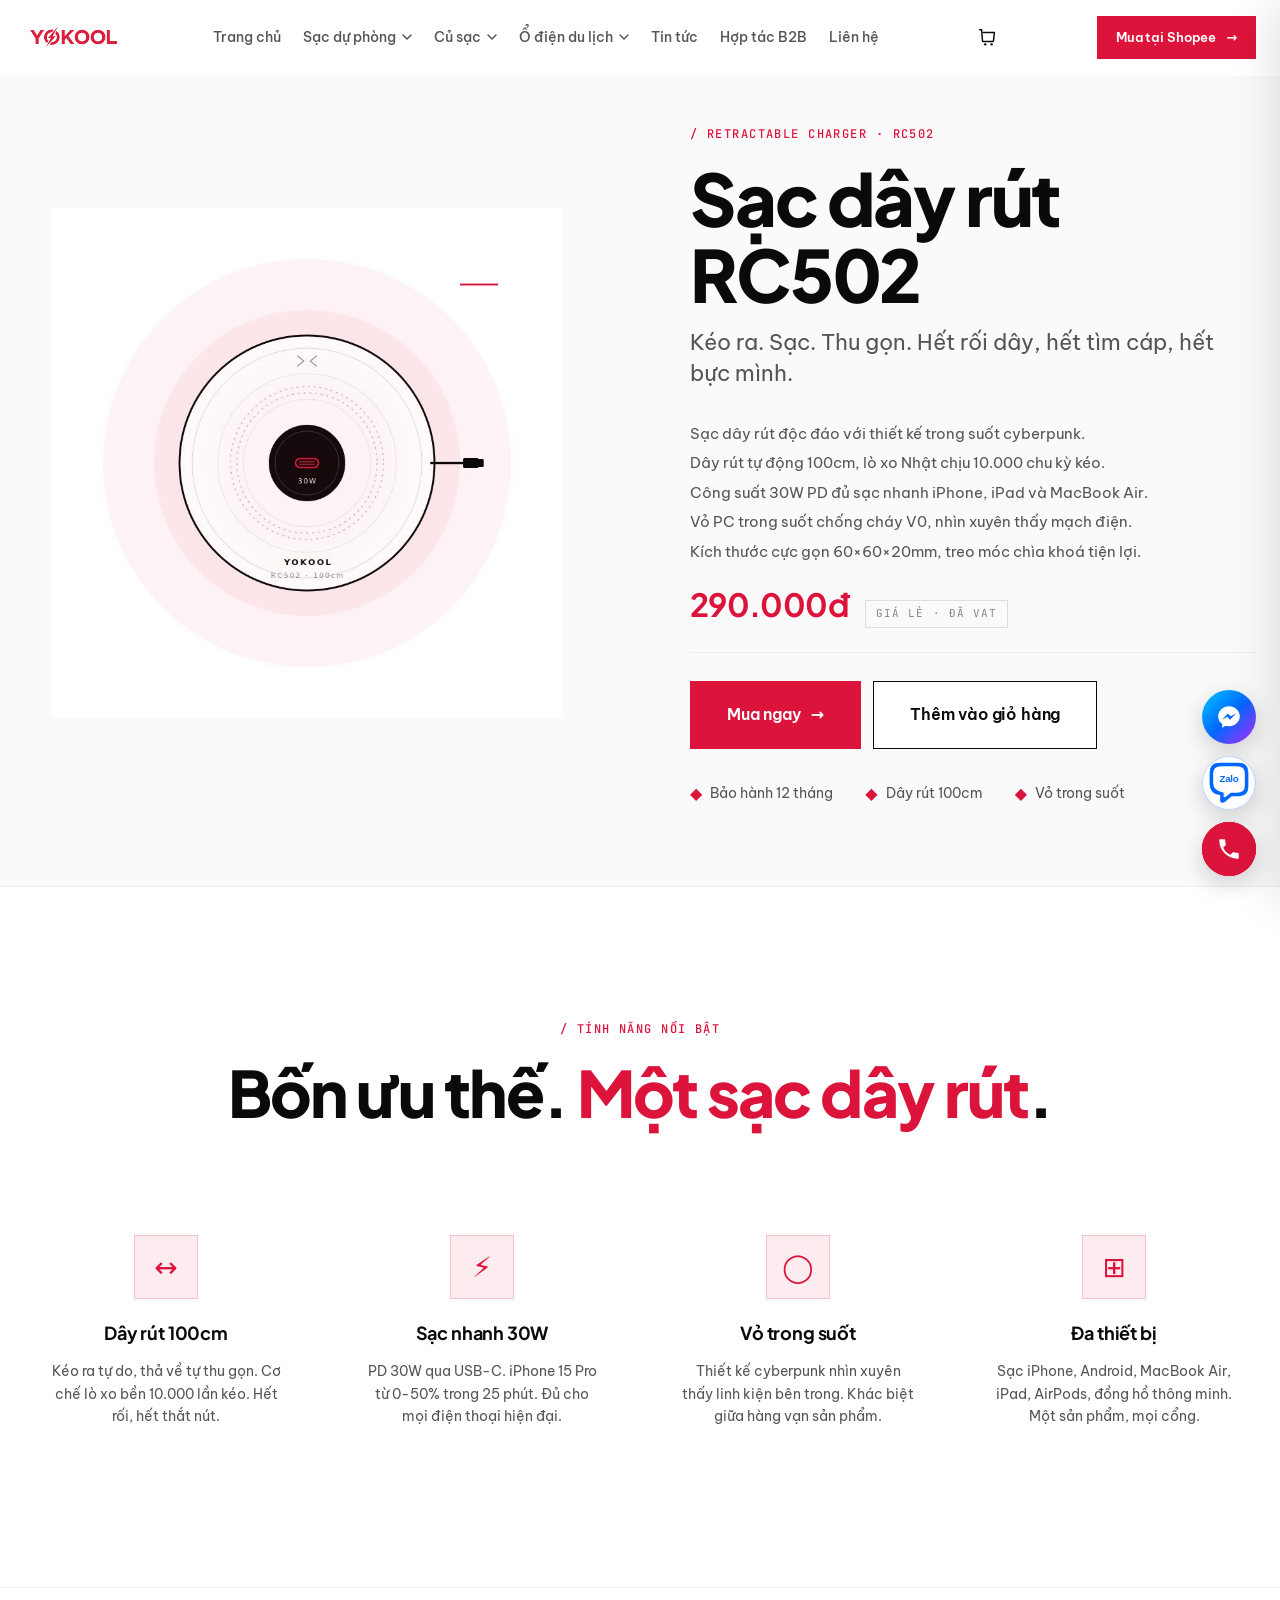
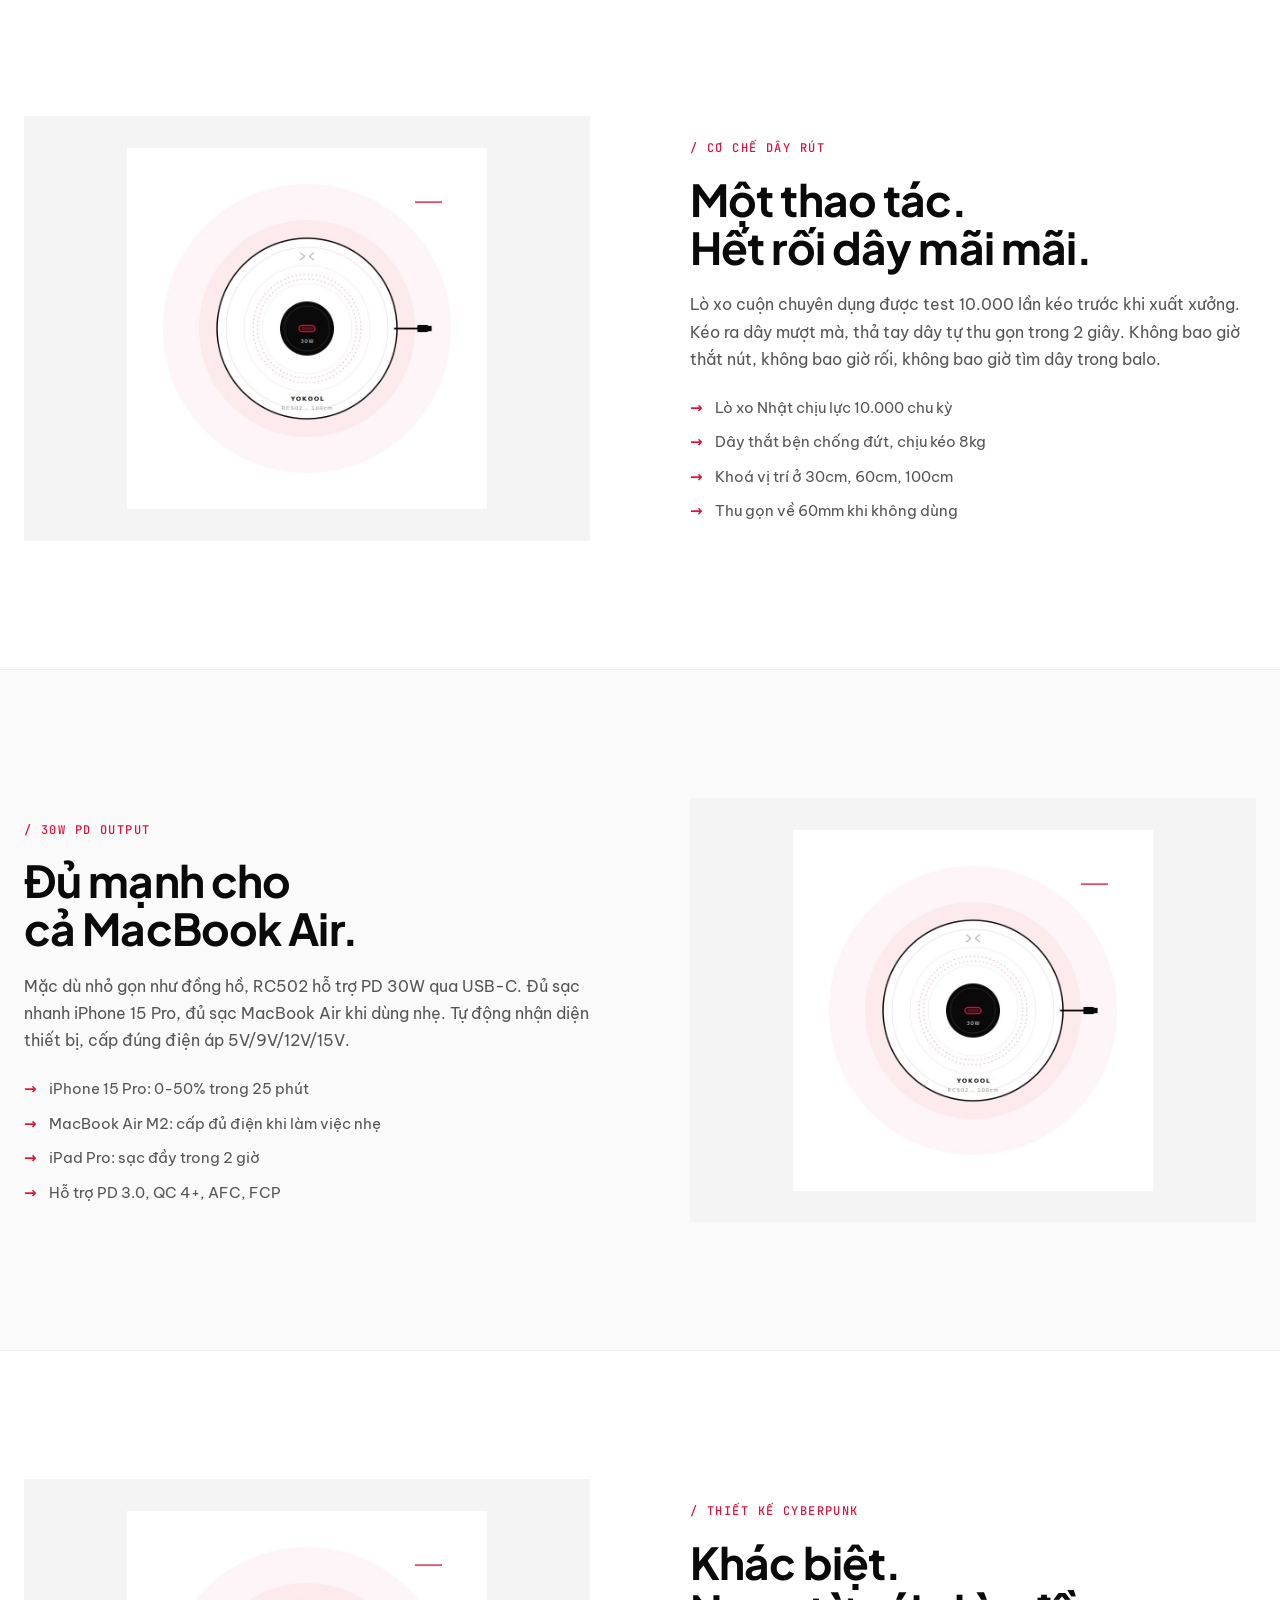
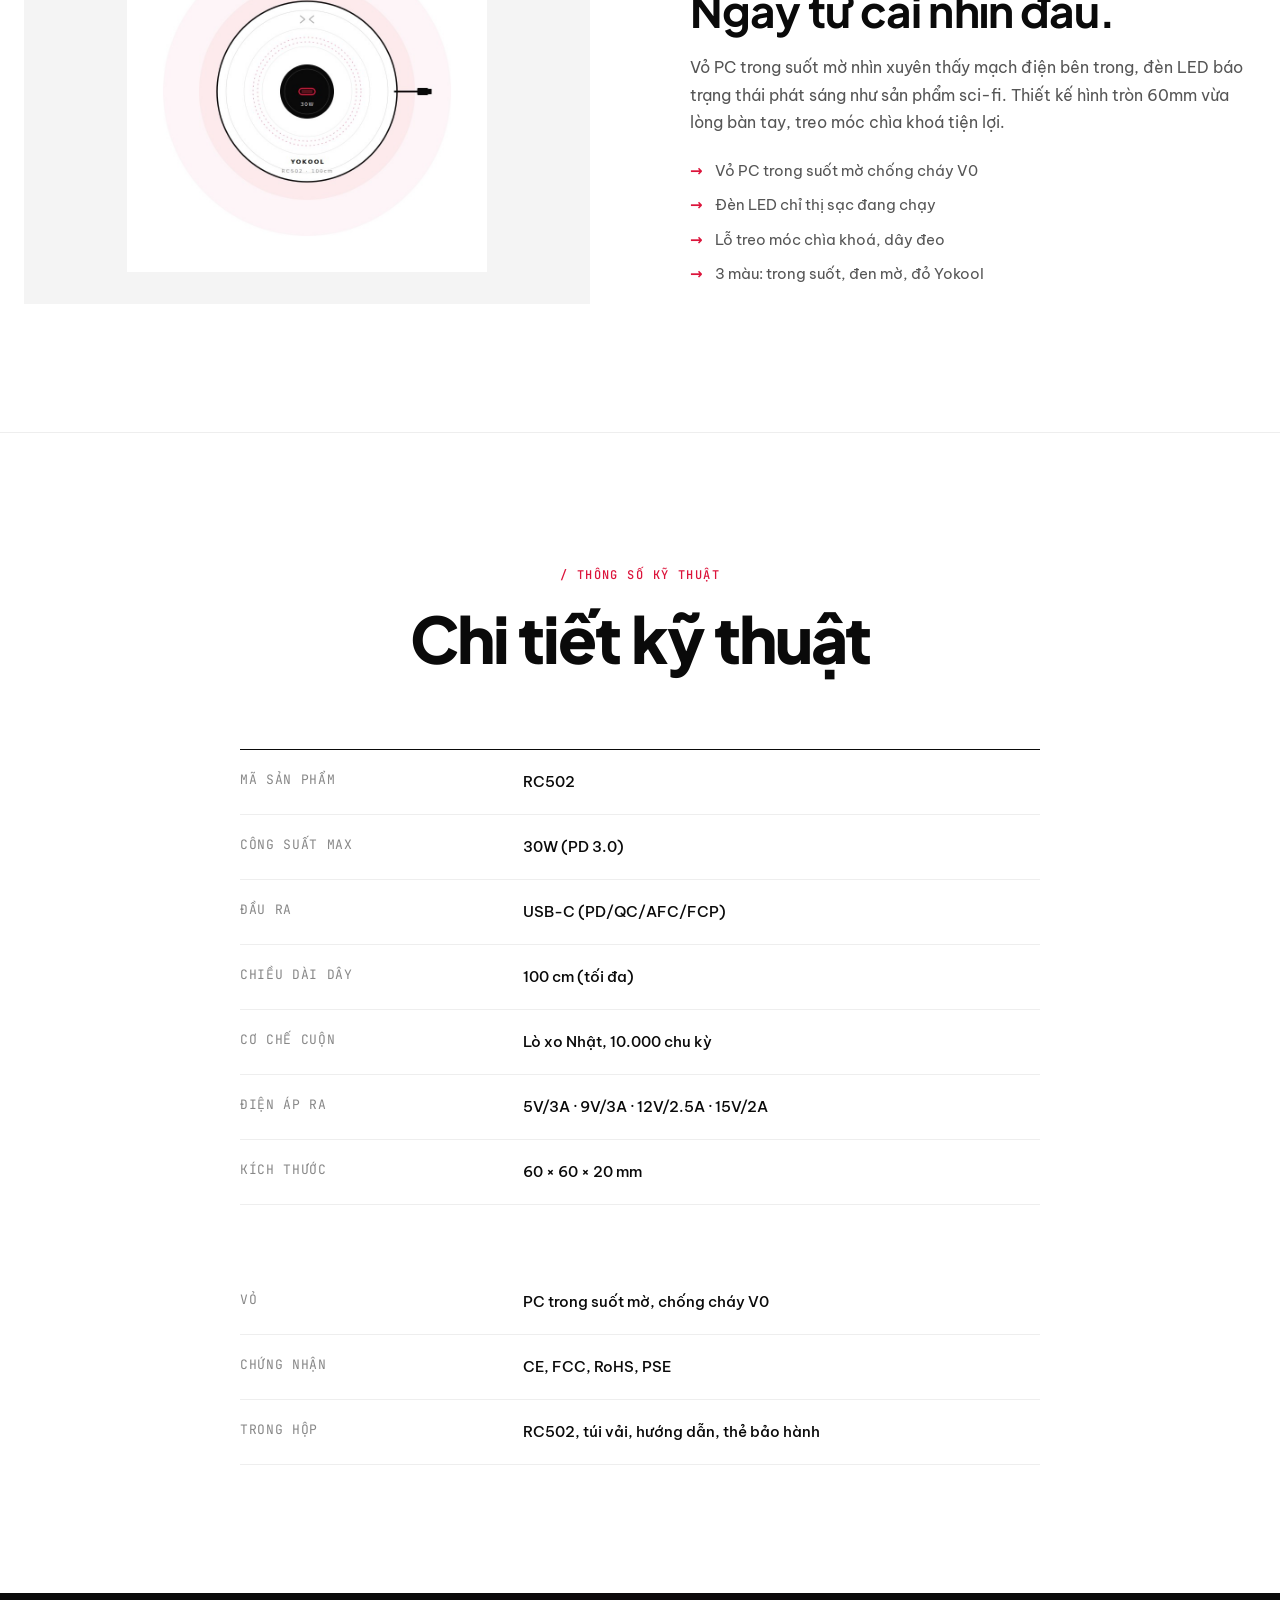
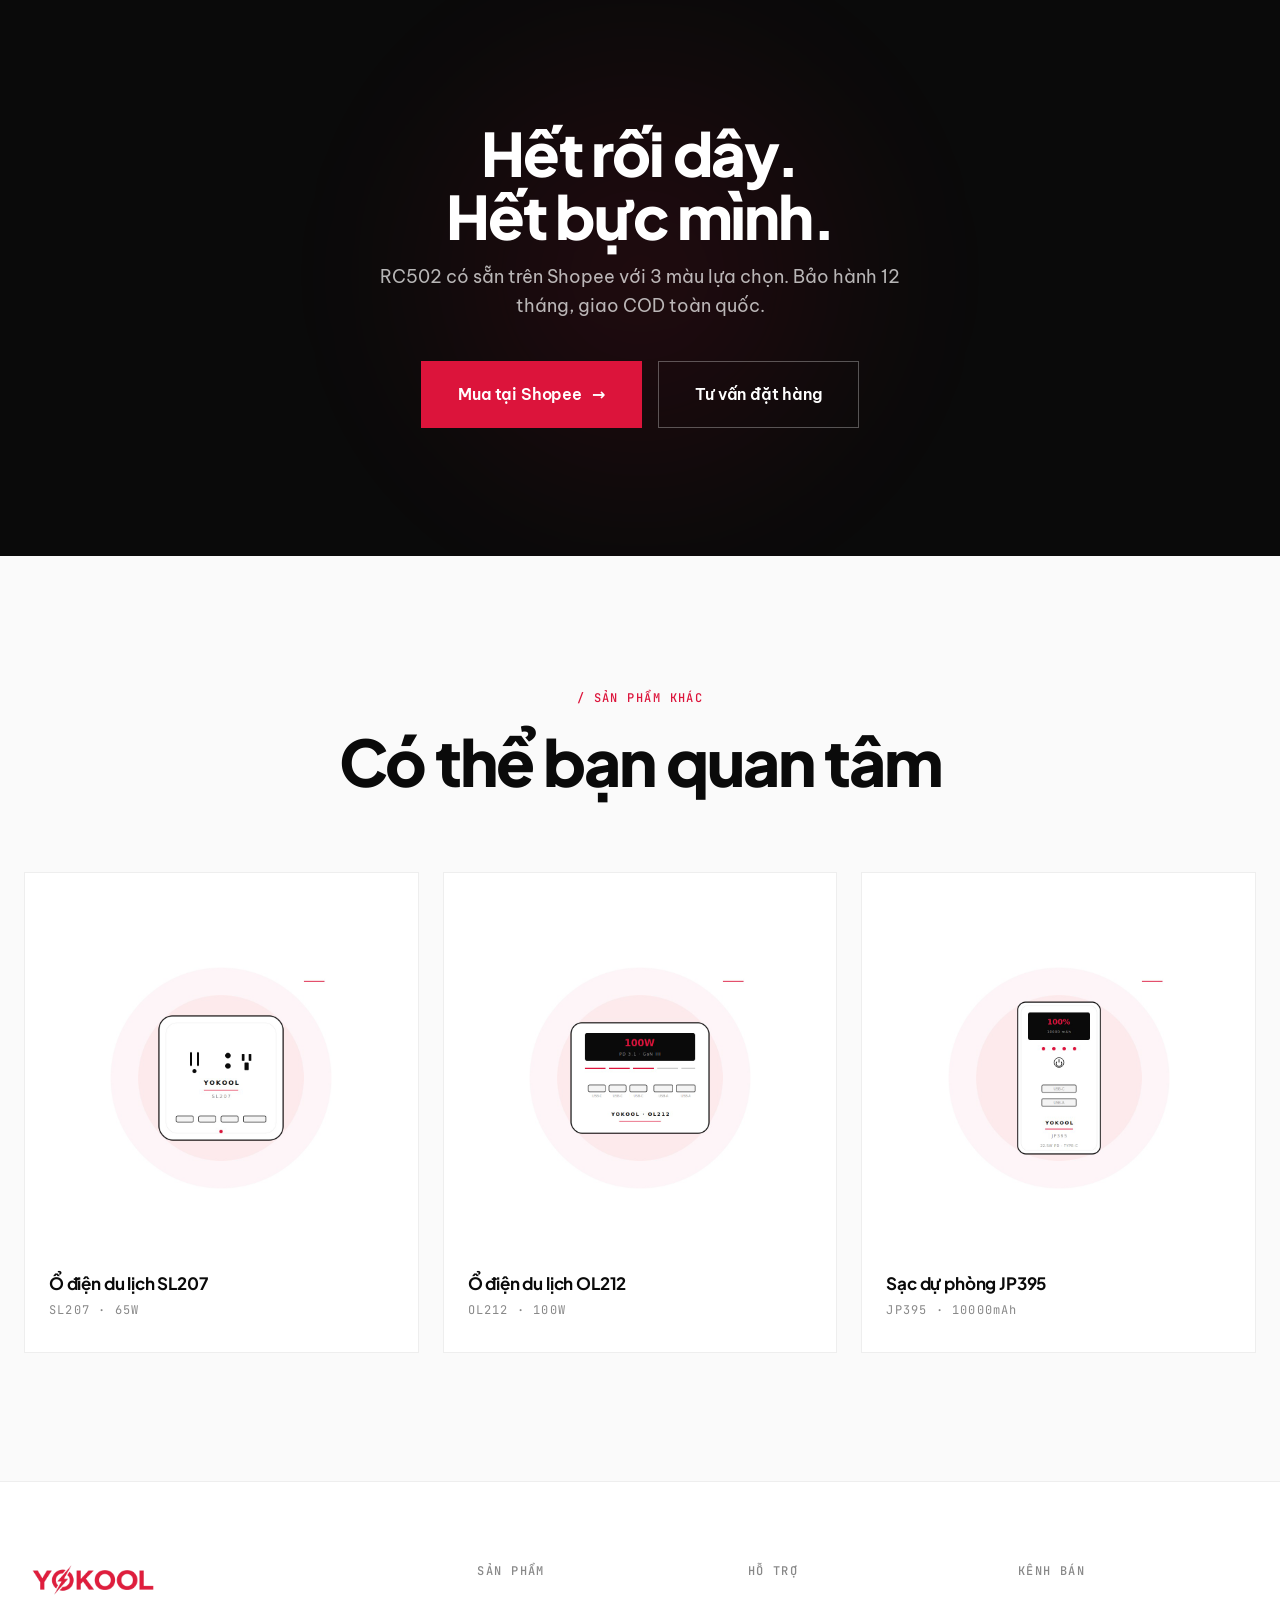
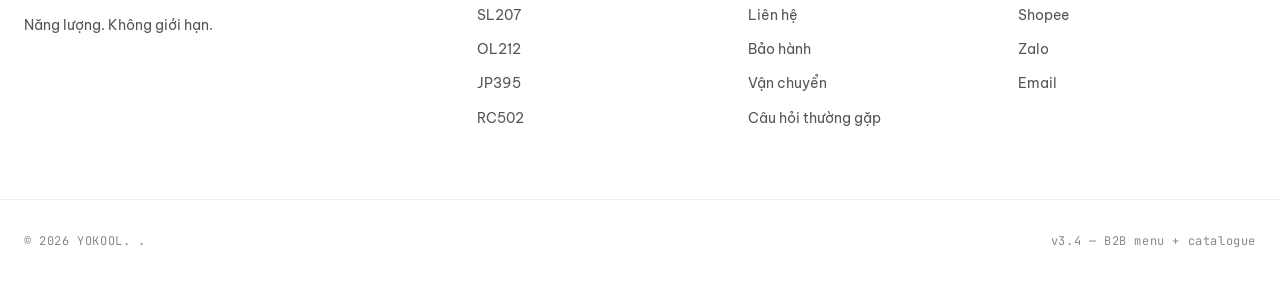
<file: products/rc502.html>
<!DOCTYPE html>
<html lang="vi">
<head>
  <meta charset="UTF-8">
  <meta name="viewport" content="width=device-width, initial-scale=1.0">
  <meta name="description" content="Yokool RC502 - Sạc dây rút 30W. Kéo ra. Sạc. Thu gọn. Thiết kế trong suốt cyberpunk độc đáo.">
  <meta name="theme-color" content="#FFFFFF">
  <title>Yokool RC502 — Sạc dây rút 30W</title>

  <link rel="preconnect" href="https://fonts.googleapis.com">
  <link rel="preconnect" href="https://fonts.gstatic.com" crossorigin>
  <link href="https://fonts.googleapis.com/css2?family=Plus+Jakarta+Sans:wght@500;600;700;800&family=Be+Vietnam+Pro:wght@300;400;500;600;700&family=JetBrains+Mono:wght@400;500&display=swap" rel="stylesheet">

  <link rel="stylesheet" href="../styles.css">
</head>
<body>

  <header class="site-header" id="siteHeader">
    <div class="container header-inner">
      <a href="../index.html" class="logo" aria-label="Yokool trang chủ">
        <img src="../images/yokool-logo.png" alt="YOKOOL" class="logo-img">
      </a>

      <nav class="main-nav" aria-label="Điều hướng chính">
        <a href="../index.html" class="nav-link">Trang chủ</a>

        <div class="nav-dropdown">
          <button class="nav-dropdown-btn" aria-haspopup="true" aria-expanded="false">
            Sạc dự phòng
            <svg class="nav-chevron" width="10" height="6" viewBox="0 0 10 6" fill="none" aria-hidden="true">
              <path d="M1 1L5 5L9 1" stroke="currentColor" stroke-width="1.5" stroke-linecap="round" stroke-linejoin="round"/>
            </svg>
          </button>
          <div class="nav-dropdown-panel" role="menu">
            <a href="../products/jp395.html" class="nav-leaf">JP395</a>
          </div>
        </div>

        <div class="nav-dropdown">
          <button class="nav-dropdown-btn" aria-haspopup="true" aria-expanded="false">
            Củ sạc
            <svg class="nav-chevron" width="10" height="6" viewBox="0 0 10 6" fill="none" aria-hidden="true">
              <path d="M1 1L5 5L9 1" stroke="currentColor" stroke-width="1.5" stroke-linecap="round" stroke-linejoin="round"/>
            </svg>
          </button>
          <div class="nav-dropdown-panel" role="menu">
            <a href="../products/rc502.html" class="nav-leaf">RC502</a>
          </div>
        </div>

        <div class="nav-dropdown">
          <button class="nav-dropdown-btn" aria-haspopup="true" aria-expanded="false">
            Ổ điện du lịch
            <svg class="nav-chevron" width="10" height="6" viewBox="0 0 10 6" fill="none" aria-hidden="true">
              <path d="M1 1L5 5L9 1" stroke="currentColor" stroke-width="1.5" stroke-linecap="round" stroke-linejoin="round"/>
            </svg>
          </button>
          <div class="nav-dropdown-panel" role="menu">
            <a href="../products/sl207.html" class="nav-leaf">SL207</a>
            <a href="../products/ol212.html" class="nav-leaf">OL212</a>
          </div>
        </div>

        <a href="../news.html" class="nav-link">Tin tức</a>
        <a href="../b2b.html" class="nav-link">Hợp tác B2B</a>
        <a href="../index.html#contact" class="nav-link">Liên hệ</a>
      </nav>

      <button class="cart-icon-btn" id="cartIconBtn" aria-label="Mở giỏ hàng">
        <svg viewBox="0 0 24 24" fill="none" aria-hidden="true">
          <path d="M3 4H5L6 16C6 16.5523 6.44772 17 7 17H17C17.5523 17 18 16.5523 18 16L19 7H7" stroke="currentColor" stroke-width="1.6" stroke-linecap="round" stroke-linejoin="round"/>
          <circle cx="9" cy="20" r="1.3" fill="currentColor"/>
          <circle cx="16" cy="20" r="1.3" fill="currentColor"/>
        </svg>
        <span class="cart-badge" aria-label="Số sản phẩm trong giỏ">0</span>
      </button>

      <a href="https://shopee.vn/yokool" target="_blank" rel="noopener" class="cta-button cta-button--small">
        Mua tại Shopee
        <span class="cta-arrow">→</span>
      </a>

      <button class="menu-toggle" id="menuToggle" aria-label="Mở menu" aria-expanded="false">
        <span></span>
        <span></span>
        <span></span>
      </button>
    </div>
  </header>

  <section class="product-hero">
    <div class="container product-hero-inner">
      <div class="product-hero-image">
        <img src="../images/product-rc502.jpg" alt="Yokool RC502 sạc dây rút">
      </div>
      <div class="product-hero-content">
        <span class="section-label">/ Retractable charger · RC502</span>
        <h1 class="product-hero-title">Sạc dây rút RC502</h1>
        <p class="product-hero-tagline">Kéo ra. Sạc. Thu gọn. Hết rối dây, hết tìm cáp, hết bực mình.</p>

        <div class="product-hero-description">
          <p>Sạc dây rút độc đáo với thiết kế trong suốt cyberpunk.</p>
          <p>Dây rút tự động 100cm, lò xo Nhật chịu 10.000 chu kỳ kéo.</p>
          <p>Công suất 30W PD đủ sạc nhanh iPhone, iPad và MacBook Air.</p>
          <p>Vỏ PC trong suốt chống cháy V0, nhìn xuyên thấy mạch điện.</p>
          <p>Kích thước cực gọn 60×60×20mm, treo móc chìa khoá tiện lợi.</p>
        </div>

        <div class="product-hero-price-row">
          <span class="price-current">290.000đ</span>
          <span class="price-tag">Giá lẻ · đã VAT</span>
        </div>

        <div class="product-hero-actions">
          <button class="cta-button cta-button--large buy-now-btn"
            data-id="rc502"
            data-name="Sạc dây rút RC502"
            data-price="290000"
            data-image="../images/product-rc502.jpg">
            Mua ngay
            <span class="cta-arrow">→</span>
          </button>
          <button class="cta-button cta-button--secondary cta-button--large add-to-cart-btn"
            data-id="rc502"
            data-name="Sạc dây rút RC502"
            data-price="290000"
            data-image="../images/product-rc502.jpg">
            Thêm vào giỏ hàng
          </button>
        </div>
        <div class="product-hero-meta">
          <div class="product-hero-meta-item">
            <span class="product-hero-meta-icon">◆</span><span>Bảo hành 12 tháng</span>
          </div>
          <div class="product-hero-meta-item">
            <span class="product-hero-meta-icon">◆</span><span>Dây rút 100cm</span>
          </div>
          <div class="product-hero-meta-item">
            <span class="product-hero-meta-icon">◆</span><span>Vỏ trong suốt</span>
          </div>
        </div>
      </div>
    </div>
  </section>

  <section class="key-features">
    <div class="container">
      <div class="section-header">
        <span class="section-label">/ Tính năng nổi bật</span>
        <h2 class="section-title">Bốn ưu thế. <em>Một sạc dây rút</em>.</h2>
      </div>
      <div class="features-grid">
        <div class="feature-card">
          <div class="feature-icon-wrap">↔</div>
          <h3 class="feature-title">Dây rút 100cm</h3>
          <p class="feature-description">
            Kéo ra tự do, thả về tự thu gọn. Cơ chế lò xo bền 10.000 lần kéo. Hết rối, hết thắt nút.
          </p>
        </div>
        <div class="feature-card">
          <div class="feature-icon-wrap">⚡</div>
          <h3 class="feature-title">Sạc nhanh 30W</h3>
          <p class="feature-description">
            PD 30W qua USB-C. iPhone 15 Pro từ 0-50% trong 25 phút. Đủ cho mọi điện thoại hiện đại.
          </p>
        </div>
        <div class="feature-card">
          <div class="feature-icon-wrap">◯</div>
          <h3 class="feature-title">Vỏ trong suốt</h3>
          <p class="feature-description">
            Thiết kế cyberpunk nhìn xuyên thấy linh kiện bên trong. Khác biệt giữa hàng vạn sản phẩm.
          </p>
        </div>
        <div class="feature-card">
          <div class="feature-icon-wrap">⊞</div>
          <h3 class="feature-title">Đa thiết bị</h3>
          <p class="feature-description">
            Sạc iPhone, Android, MacBook Air, iPad, AirPods, đồng hồ thông minh. Một sản phẩm, mọi cổng.
          </p>
        </div>
      </div>
    </div>
  </section>

  <section class="showcase">
    <div class="container showcase-inner">
      <div class="showcase-visual">
        <img src="../images/product-rc502.jpg" alt="RC502 retractable mechanism">
      </div>
      <div class="showcase-content">
        <span class="section-label">/ Cơ chế dây rút</span>
        <h2 class="showcase-title">Một thao tác.<br>Hết rối dây mãi mãi.</h2>
        <p class="showcase-description">
          Lò xo cuộn chuyên dụng được test 10.000 lần kéo trước khi xuất xưởng.
          Kéo ra dây mượt mà, thả tay dây tự thu gọn trong 2 giây. Không bao giờ thắt nút,
          không bao giờ rối, không bao giờ tìm dây trong balo.
        </p>
        <ul class="showcase-bullets">
          <li>Lò xo Nhật chịu lực 10.000 chu kỳ</li>
          <li>Dây thắt bện chống đứt, chịu kéo 8kg</li>
          <li>Khoá vị trí ở 30cm, 60cm, 100cm</li>
          <li>Thu gọn về 60mm khi không dùng</li>
        </ul>
      </div>
    </div>
  </section>

  <section class="showcase showcase--reverse">
    <div class="container showcase-inner">
      <div class="showcase-visual">
        <img src="../images/product-rc502.jpg" alt="RC502 30W fast charging">
      </div>
      <div class="showcase-content">
        <span class="section-label">/ 30W PD output</span>
        <h2 class="showcase-title">Đủ mạnh cho<br>cả MacBook Air.</h2>
        <p class="showcase-description">
          Mặc dù nhỏ gọn như đồng hồ, RC502 hỗ trợ PD 30W qua USB-C.
          Đủ sạc nhanh iPhone 15 Pro, đủ sạc MacBook Air khi dùng nhẹ.
          Tự động nhận diện thiết bị, cấp đúng điện áp 5V/9V/12V/15V.
        </p>
        <ul class="showcase-bullets">
          <li>iPhone 15 Pro: 0-50% trong 25 phút</li>
          <li>MacBook Air M2: cấp đủ điện khi làm việc nhẹ</li>
          <li>iPad Pro: sạc đầy trong 2 giờ</li>
          <li>Hỗ trợ PD 3.0, QC 4+, AFC, FCP</li>
        </ul>
      </div>
    </div>
  </section>

  <section class="showcase">
    <div class="container showcase-inner">
      <div class="showcase-visual">
        <img src="../images/product-rc502.jpg" alt="RC502 transparent design">
      </div>
      <div class="showcase-content">
        <span class="section-label">/ Thiết kế cyberpunk</span>
        <h2 class="showcase-title">Khác biệt.<br>Ngay từ cái nhìn đầu.</h2>
        <p class="showcase-description">
          Vỏ PC trong suốt mờ nhìn xuyên thấy mạch điện bên trong, đèn LED báo trạng thái phát sáng
          như sản phẩm sci-fi. Thiết kế hình tròn 60mm vừa lòng bàn tay, treo móc chìa khoá tiện lợi.
        </p>
        <ul class="showcase-bullets">
          <li>Vỏ PC trong suốt mờ chống cháy V0</li>
          <li>Đèn LED chỉ thị sạc đang chạy</li>
          <li>Lỗ treo móc chìa khoá, dây đeo</li>
          <li>3 màu: trong suốt, đen mờ, đỏ Yokool</li>
        </ul>
      </div>
    </div>
  </section>

  <section class="specs-section">
    <div class="container">
      <div class="section-header">
        <span class="section-label">/ Thông số kỹ thuật</span>
        <h2 class="section-title">Chi tiết kỹ thuật</h2>
      </div>
      <div class="specs-table">
        <div class="specs-row"><div class="specs-label">Mã sản phẩm</div><div class="specs-value">RC502</div></div>
        <div class="specs-row"><div class="specs-label">Công suất max</div><div class="specs-value">30W (PD 3.0)</div></div>
        <div class="specs-row"><div class="specs-label">Đầu ra</div><div class="specs-value">USB-C (PD/QC/AFC/FCP)</div></div>
        <div class="specs-row"><div class="specs-label">Chiều dài dây</div><div class="specs-value">100 cm (tối đa)</div></div>
        <div class="specs-row"><div class="specs-label">Cơ chế cuộn</div><div class="specs-value">Lò xo Nhật, 10.000 chu kỳ</div></div>
        <div class="specs-row"><div class="specs-label">Điện áp ra</div><div class="specs-value">5V/3A · 9V/3A · 12V/2.5A · 15V/2A</div></div>
        <div class="specs-row"><div class="specs-label">Kích thước</div><div class="specs-value">60 × 60 × 20 mm</div></div>
        <div class="specs-row"><div class="specs-label">Trọng lượng</div><div class="specs-value">68g</div></div>
        <div class="specs-row"><div class="specs-label">Vỏ</div><div class="specs-value">PC trong suốt mờ, chống cháy V0</div></div>
        <div class="specs-row"><div class="specs-label">Chứng nhận</div><div class="specs-value">CE, FCC, RoHS, PSE</div></div>
        <div class="specs-row"><div class="specs-label">Trong hộp</div><div class="specs-value">RC502, túi vải, hướng dẫn, thẻ bảo hành</div></div>
      </div>
    </div>
  </section>

  <section class="final-cta">
    <div class="container final-cta-inner">
      <h2 class="final-cta-title">Hết rối dây.<br>Hết bực mình.</h2>
      <p class="final-cta-description">
        RC502 có sẵn trên Shopee với 3 màu lựa chọn. Bảo hành 12 tháng, giao COD toàn quốc.
      </p>
      <div class="final-cta-actions">
        <a href="https://shopee.vn/yokool" target="_blank" rel="noopener" class="cta-button cta-button--large">
          Mua tại Shopee <span class="cta-arrow">→</span>
        </a>
        <a href="../index.html#contact" class="cta-button cta-button--ghost cta-button--large">
          Tư vấn đặt hàng
        </a>
      </div>
    </div>
  </section>

  <section class="related-section">
    <div class="container">
      <div class="section-header">
        <span class="section-label">/ Sản phẩm khác</span>
        <h2 class="section-title">Có thể bạn quan tâm</h2>
      </div>
      <div class="related-grid">
        <a href="sl207.html" class="related-card">
          <div class="related-card-image"><img src="../images/product-sl207.jpg" alt="SL207"></div>
          <div class="related-card-name">Ổ điện du lịch SL207</div>
          <div class="related-card-code">SL207 · 65W</div>
        </a>
        <a href="ol212.html" class="related-card">
          <div class="related-card-image"><img src="../images/product-ol212.jpg" alt="OL212"></div>
          <div class="related-card-name">Ổ điện du lịch OL212</div>
          <div class="related-card-code">OL212 · 100W</div>
        </a>
        <a href="jp395.html" class="related-card">
          <div class="related-card-image"><img src="../images/product-jp395.jpg" alt="JP395"></div>
          <div class="related-card-name">Sạc dự phòng JP395</div>
          <div class="related-card-code">JP395 · 10000mAh</div>
        </a>
      </div>
    </div>
  </section>

  <footer class="site-footer">
    <div class="container footer-inner">
      <div class="footer-brand">
        <a href="../index.html" class="logo">
          <img src="../images/yokool-logo.png" alt="YOKOOL" class="logo-img">
        </a>
        <p class="footer-tagline">Năng lượng. Không giới hạn.</p>
      </div>

      <div class="footer-cols">
        <div class="footer-col">
          <h4>Sản phẩm</h4>
          <a href="sl207.html">SL207</a>
          <a href="ol212.html">OL212</a>
          <a href="jp395.html">JP395</a>
          <a href="rc502.html">RC502</a>
        </div>
        <div class="footer-col">
          <h4>Hỗ trợ</h4>
          <a href="../index.html#contact">Liên hệ</a>
          <a href="#">Bảo hành</a>
          <a href="#">Vận chuyển</a>
          <a href="#">Câu hỏi thường gặp</a>
        </div>
        <div class="footer-col">
          <h4>Kênh bán</h4>
          <a href="https://shopee.vn/yokool" target="_blank" rel="noopener">Shopee</a>
          <a href="https://zalo.me/yokool" target="_blank" rel="noopener">Zalo</a>
          <a href="mailto:info@yokool.vn">Email</a>
        </div>
      </div>
    </div>
    <div class="container footer-bottom">
      <p>© 2026 YOKOOL. .</p>
      <p class="footer-meta">v3.4 — B2B menu + catalogue</p>
    </div>
  </footer>
  <!-- ============ CART DRAWER ============ -->
  <div class="cart-drawer-overlay" aria-hidden="true"></div>
  <aside class="cart-drawer" aria-label="Giỏ hàng">
    <div class="cart-drawer-header">
      <h3 class="cart-drawer-title">Giỏ hàng</h3>
      <button class="cart-drawer-close" aria-label="Đóng giỏ hàng">
        <svg width="20" height="20" viewBox="0 0 20 20" fill="none" aria-hidden="true">
          <path d="M5 5L15 15M15 5L5 15" stroke="currentColor" stroke-width="1.6" stroke-linecap="round"/>
        </svg>
      </button>
    </div>

    <div class="cart-drawer-body">
      <div id="cartDrawerEmpty" class="cart-drawer-empty">
        <svg class="cart-drawer-empty-icon" viewBox="0 0 64 64" fill="none" aria-hidden="true">
          <path d="M10 14H16L18 46C18 47.6569 19.3431 49 21 49H47C48.6569 49 50 47.6569 50 46L52 22H20" stroke="currentColor" stroke-width="2" stroke-linecap="round" stroke-linejoin="round"/>
          <circle cx="26" cy="56" r="3" stroke="currentColor" stroke-width="2"/>
          <circle cx="44" cy="56" r="3" stroke="currentColor" stroke-width="2"/>
        </svg>
        <div class="cart-drawer-empty-text">Giỏ hàng đang trống</div>
        <a href="../index.html" class="cta-button cta-button--ghost cta-button--small">Tiếp tục mua sắm</a>
      </div>
      <div id="cartDrawerList"></div>
    </div>

    <div class="cart-drawer-footer" id="cartDrawerFooter" style="display: none;">
      <div class="cart-drawer-total-row">
        <span class="cart-drawer-total-label">Tổng tạm tính</span>
        <span class="cart-drawer-total-value" id="cartDrawerTotal">0đ</span>
      </div>
      <button class="cta-button cta-button--full cta-button--large" id="cartDrawerCheckout">
        Thanh toán
        <span class="cta-arrow">→</span>
      </button>
      <div class="cart-drawer-hint">Phí vận chuyển sẽ tính ở bước kế tiếp · COD toàn quốc</div>
    </div>
  </aside>

  <script src="../script.js"></script>
</body>
</html>
</file>
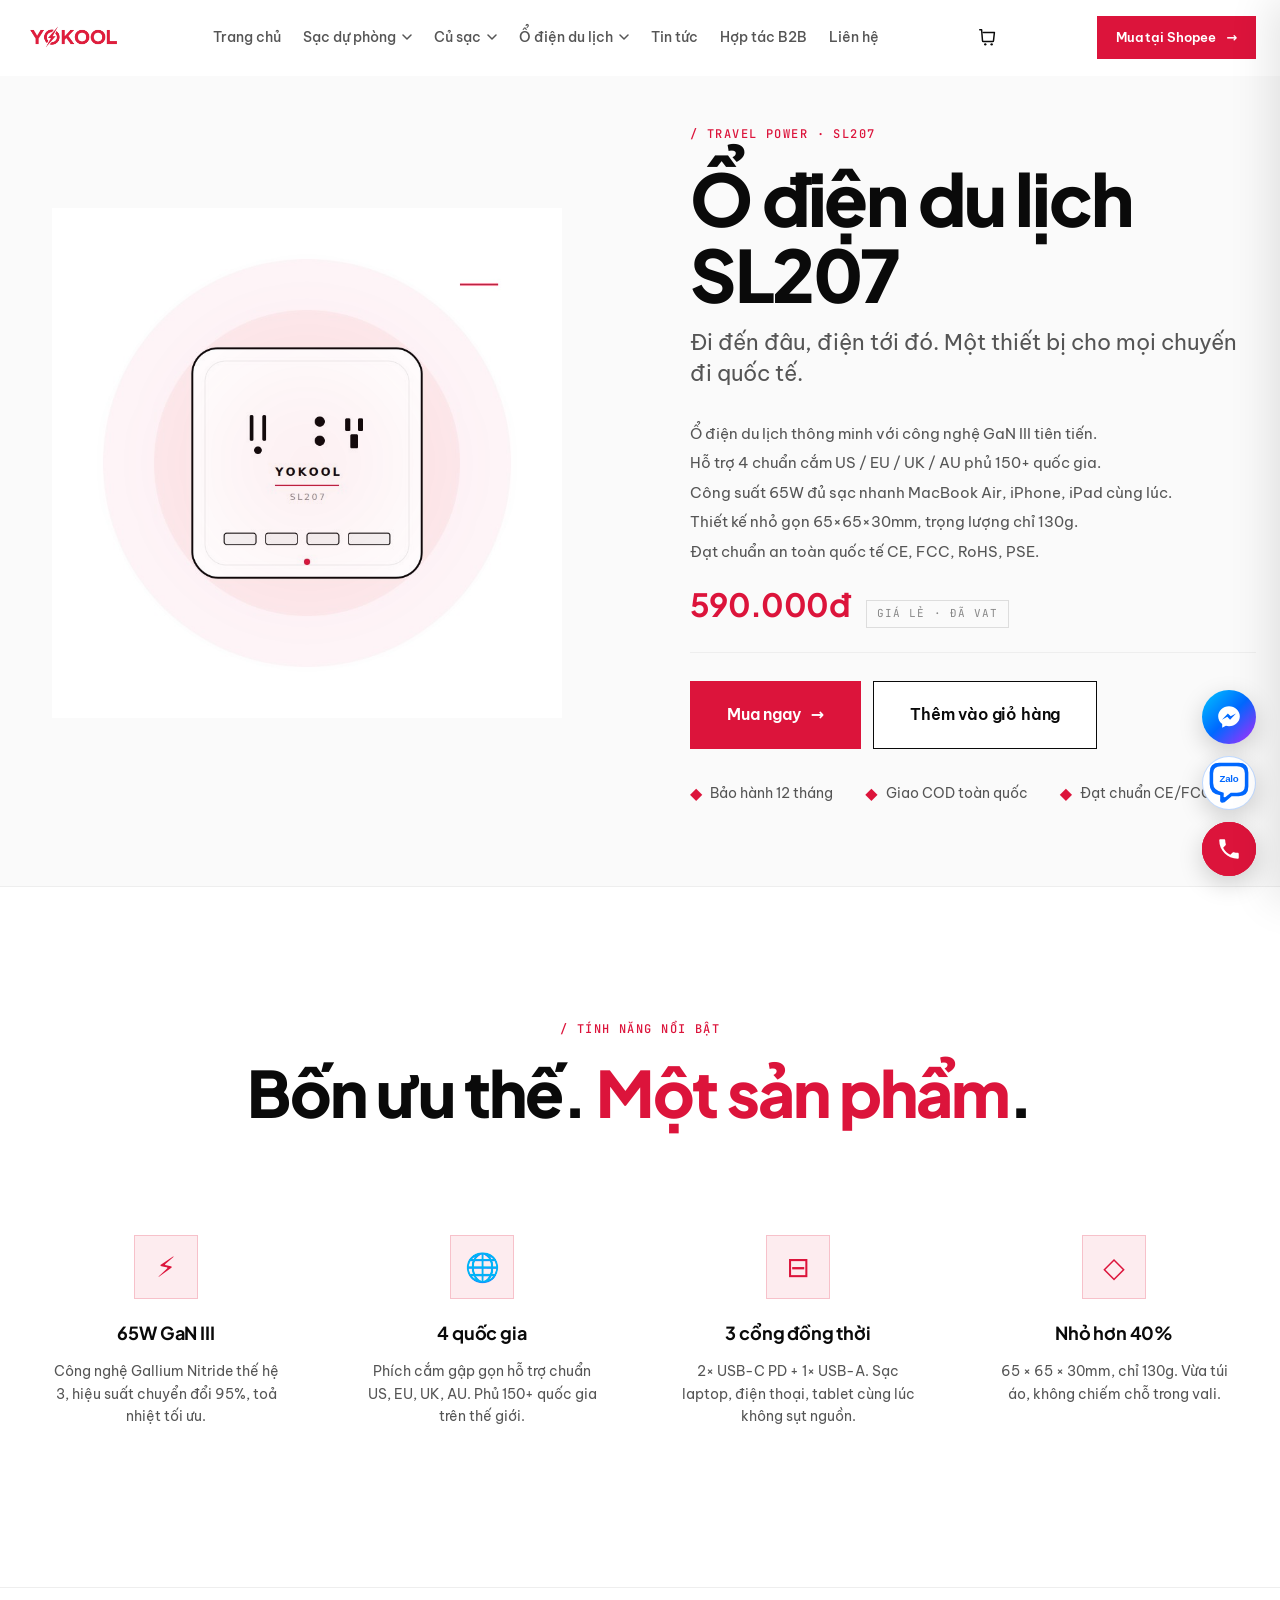
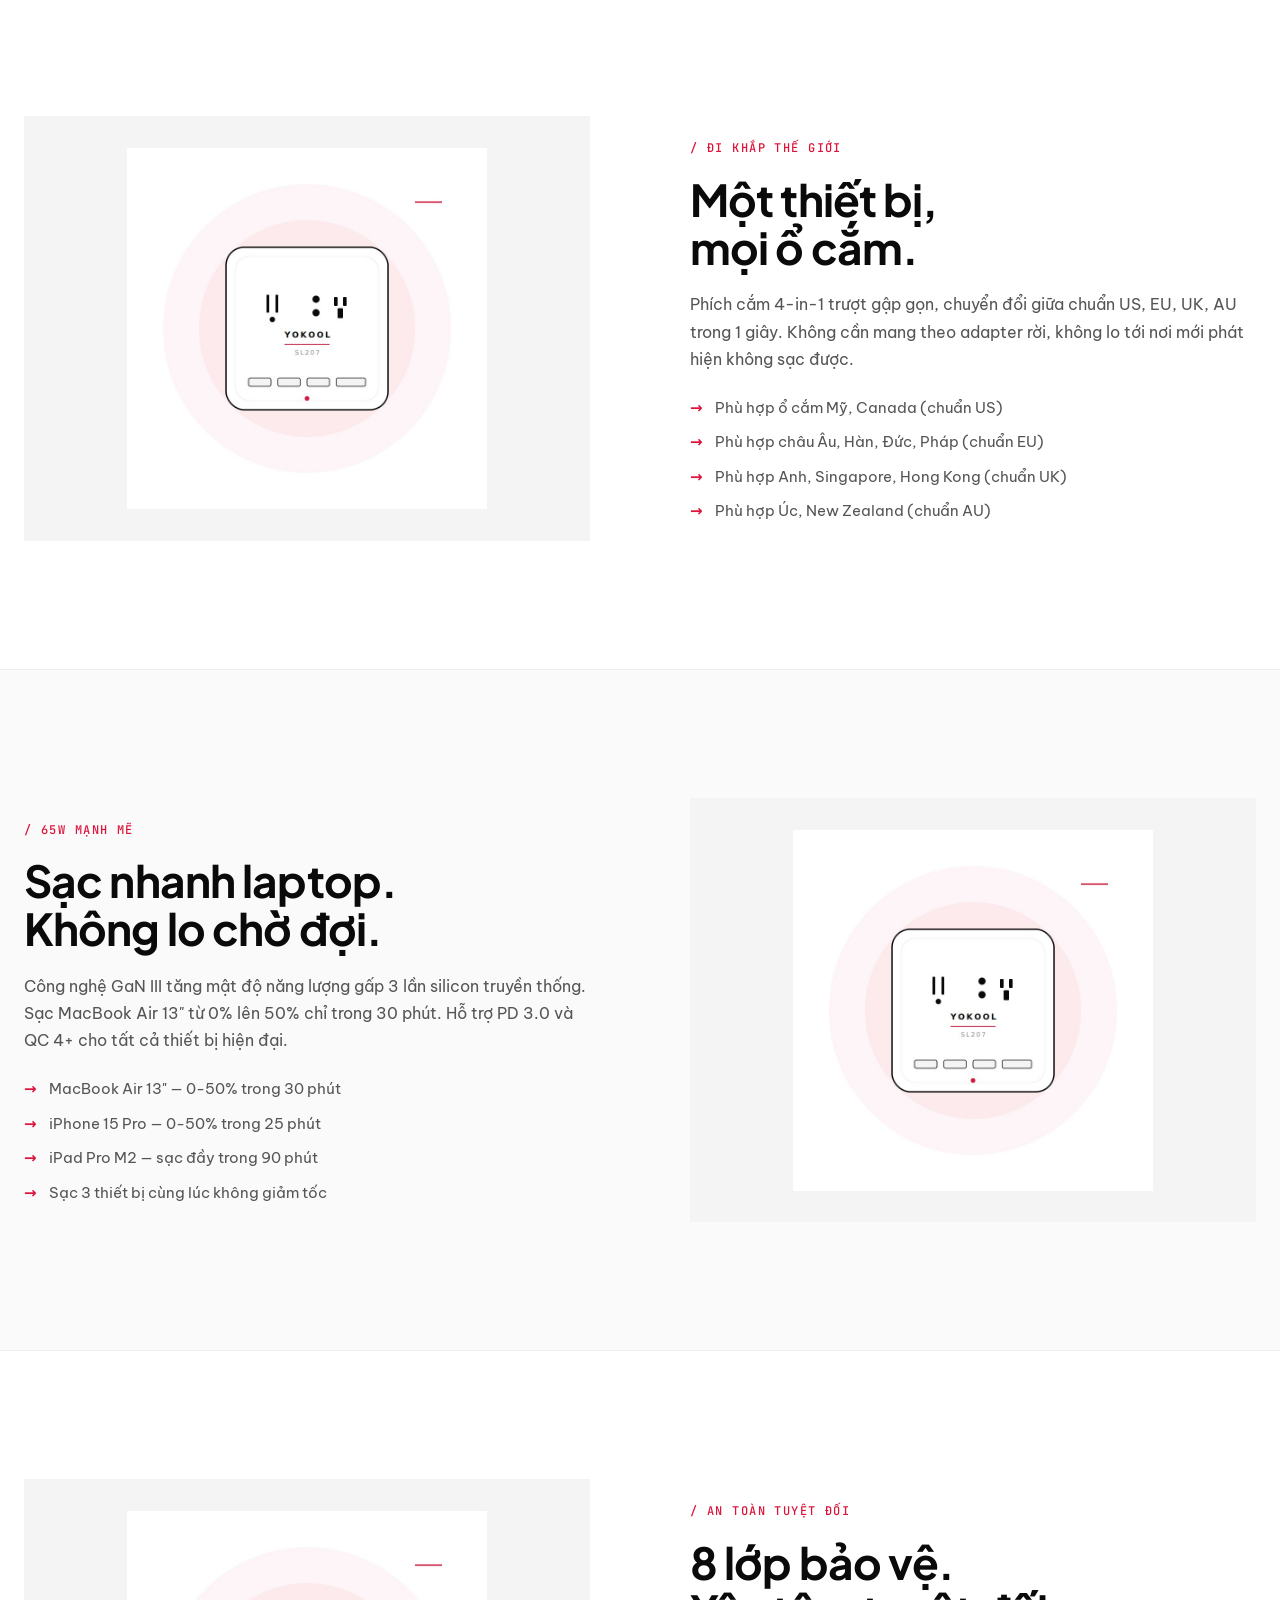
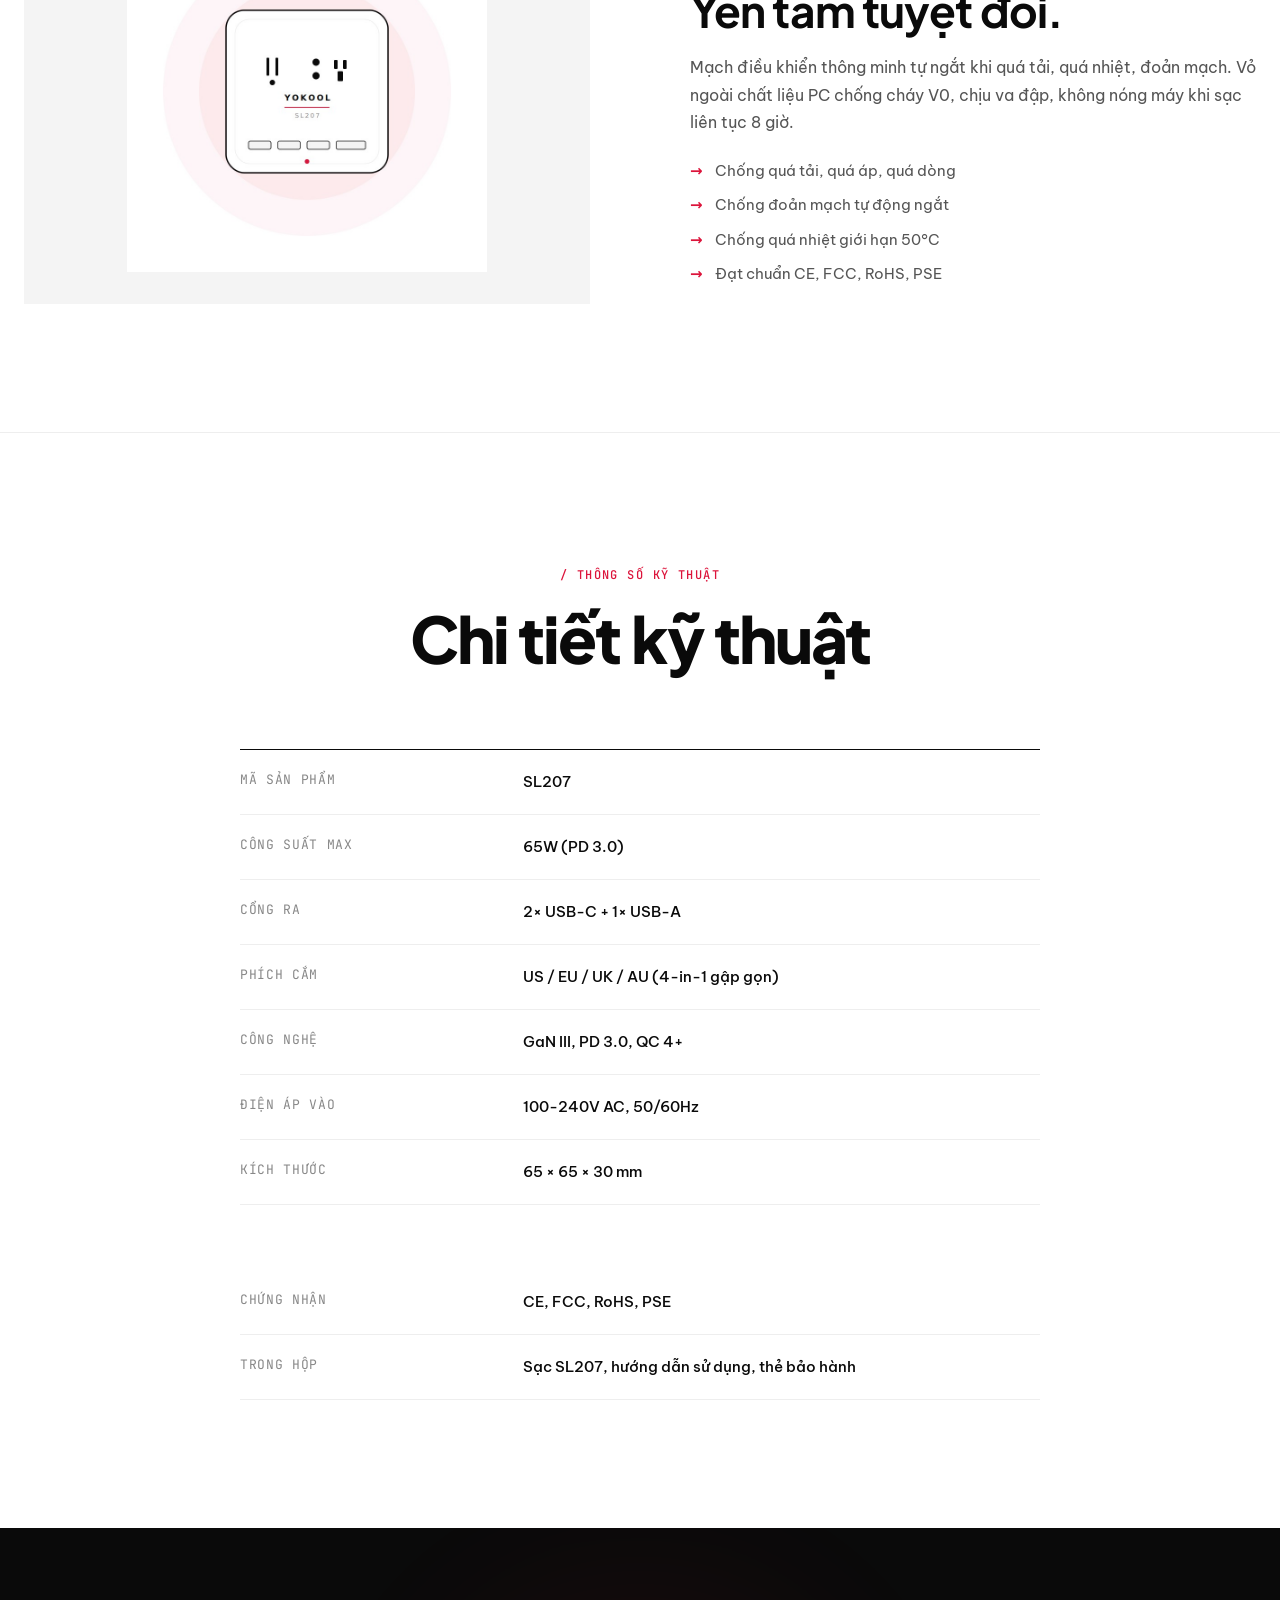
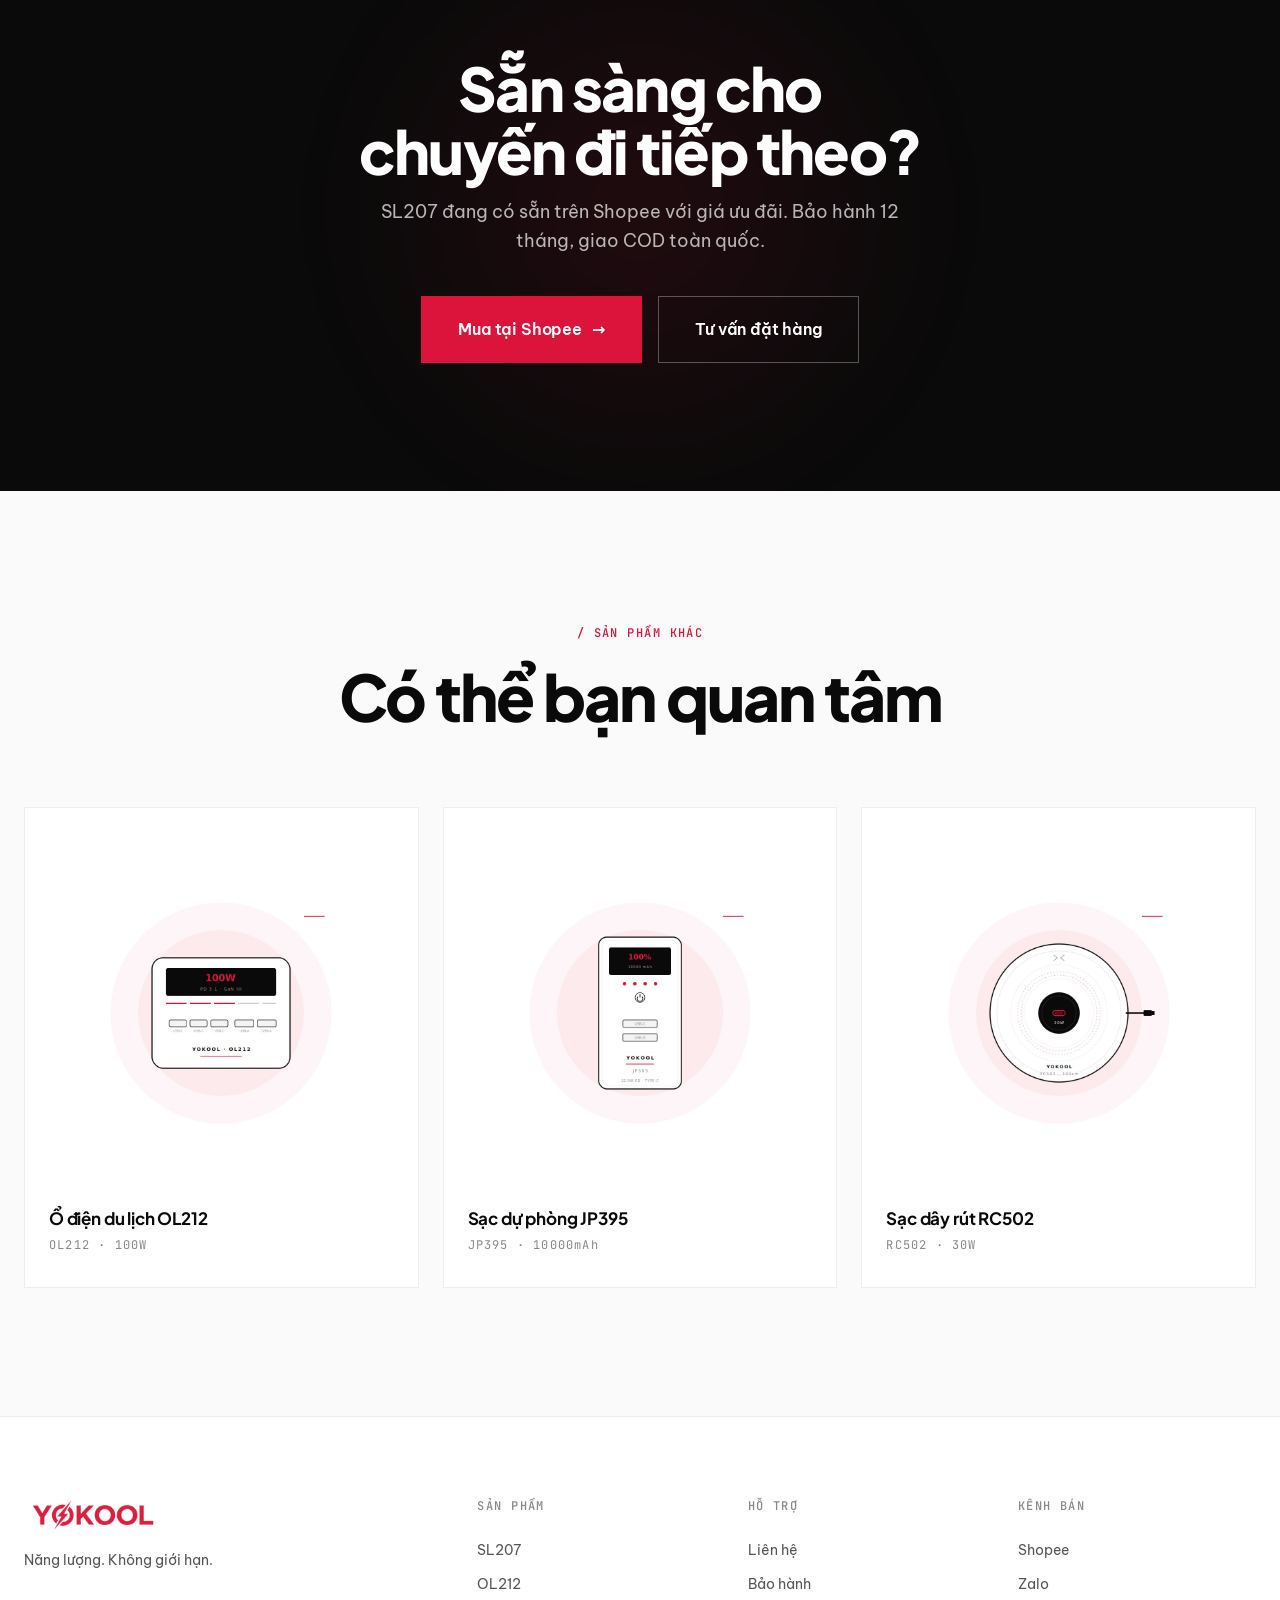
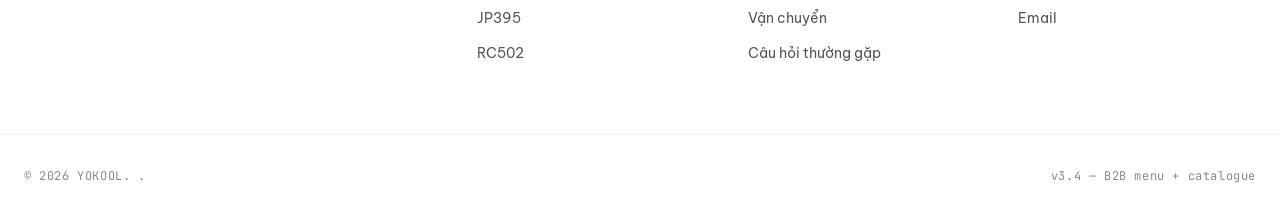
<file: products/sl207.html>
<!DOCTYPE html>
<html lang="vi">
<head>
  <meta charset="UTF-8">
  <meta name="viewport" content="width=device-width, initial-scale=1.0">
  <meta name="description" content="Yokool SL207 - Ổ điện du lịch GaN 65W, 4 quốc gia, 3 cổng USB. Đi đến đâu, điện tới đó.">
  <meta name="theme-color" content="#FFFFFF">
  <title>Yokool SL207 — Ổ điện du lịch 65W GaN</title>

  <link rel="preconnect" href="https://fonts.googleapis.com">
  <link rel="preconnect" href="https://fonts.gstatic.com" crossorigin>
  <link href="https://fonts.googleapis.com/css2?family=Plus+Jakarta+Sans:wght@500;600;700;800&family=Be+Vietnam+Pro:wght@300;400;500;600;700&family=JetBrains+Mono:wght@400;500&display=swap" rel="stylesheet">

  <link rel="stylesheet" href="../styles.css">
</head>
<body>

  <!-- ============ HEADER ============ -->
  <header class="site-header" id="siteHeader">
    <div class="container header-inner">
      <a href="../index.html" class="logo" aria-label="Yokool trang chủ">
        <img src="../images/yokool-logo.png" alt="YOKOOL" class="logo-img">
      </a>

      <nav class="main-nav" aria-label="Điều hướng chính">
        <a href="../index.html" class="nav-link">Trang chủ</a>

        <div class="nav-dropdown">
          <button class="nav-dropdown-btn" aria-haspopup="true" aria-expanded="false">
            Sạc dự phòng
            <svg class="nav-chevron" width="10" height="6" viewBox="0 0 10 6" fill="none" aria-hidden="true">
              <path d="M1 1L5 5L9 1" stroke="currentColor" stroke-width="1.5" stroke-linecap="round" stroke-linejoin="round"/>
            </svg>
          </button>
          <div class="nav-dropdown-panel" role="menu">
            <a href="../products/jp395.html" class="nav-leaf">JP395</a>
          </div>
        </div>

        <div class="nav-dropdown">
          <button class="nav-dropdown-btn" aria-haspopup="true" aria-expanded="false">
            Củ sạc
            <svg class="nav-chevron" width="10" height="6" viewBox="0 0 10 6" fill="none" aria-hidden="true">
              <path d="M1 1L5 5L9 1" stroke="currentColor" stroke-width="1.5" stroke-linecap="round" stroke-linejoin="round"/>
            </svg>
          </button>
          <div class="nav-dropdown-panel" role="menu">
            <a href="../products/rc502.html" class="nav-leaf">RC502</a>
          </div>
        </div>

        <div class="nav-dropdown">
          <button class="nav-dropdown-btn" aria-haspopup="true" aria-expanded="false">
            Ổ điện du lịch
            <svg class="nav-chevron" width="10" height="6" viewBox="0 0 10 6" fill="none" aria-hidden="true">
              <path d="M1 1L5 5L9 1" stroke="currentColor" stroke-width="1.5" stroke-linecap="round" stroke-linejoin="round"/>
            </svg>
          </button>
          <div class="nav-dropdown-panel" role="menu">
            <a href="../products/sl207.html" class="nav-leaf">SL207</a>
            <a href="../products/ol212.html" class="nav-leaf">OL212</a>
          </div>
        </div>

        <a href="../news.html" class="nav-link">Tin tức</a>
        <a href="../b2b.html" class="nav-link">Hợp tác B2B</a>
        <a href="../index.html#contact" class="nav-link">Liên hệ</a>
      </nav>

      <button class="cart-icon-btn" id="cartIconBtn" aria-label="Mở giỏ hàng">
        <svg viewBox="0 0 24 24" fill="none" aria-hidden="true">
          <path d="M3 4H5L6 16C6 16.5523 6.44772 17 7 17H17C17.5523 17 18 16.5523 18 16L19 7H7" stroke="currentColor" stroke-width="1.6" stroke-linecap="round" stroke-linejoin="round"/>
          <circle cx="9" cy="20" r="1.3" fill="currentColor"/>
          <circle cx="16" cy="20" r="1.3" fill="currentColor"/>
        </svg>
        <span class="cart-badge" aria-label="Số sản phẩm trong giỏ">0</span>
      </button>

      <a href="https://shopee.vn/yokool" target="_blank" rel="noopener" class="cta-button cta-button--small">
        Mua tại Shopee
        <span class="cta-arrow">→</span>
      </a>

      <button class="menu-toggle" id="menuToggle" aria-label="Mở menu" aria-expanded="false">
        <span></span>
        <span></span>
        <span></span>
      </button>
    </div>
  </header>

  <!-- ============ PRODUCT HERO ============ -->
  <section class="product-hero">
    <div class="container product-hero-inner">

      <div class="product-hero-image">
        <img src="../images/product-sl207.jpg" alt="Yokool SL207 ổ điện du lịch">
      </div>

      <div class="product-hero-content">
        <span class="section-label">/ Travel power · SL207</span>
        <h1 class="product-hero-title">Ổ điện du lịch SL207</h1>
        <p class="product-hero-tagline">Đi đến đâu, điện tới đó. Một thiết bị cho mọi chuyến đi quốc tế.</p>

        <div class="product-hero-description">
          <p>Ổ điện du lịch thông minh với công nghệ GaN III tiên tiến.</p>
          <p>Hỗ trợ 4 chuẩn cắm US / EU / UK / AU phủ 150+ quốc gia.</p>
          <p>Công suất 65W đủ sạc nhanh MacBook Air, iPhone, iPad cùng lúc.</p>
          <p>Thiết kế nhỏ gọn 65×65×30mm, trọng lượng chỉ 130g.</p>
          <p>Đạt chuẩn an toàn quốc tế CE, FCC, RoHS, PSE.</p>
        </div>

        <div class="product-hero-price-row">
          <span class="price-current">590.000đ</span>
          <span class="price-tag">Giá lẻ · đã VAT</span>
        </div>

        <div class="product-hero-actions">
          <button class="cta-button cta-button--large buy-now-btn"
            data-id="sl207"
            data-name="Ổ điện du lịch SL207"
            data-price="590000"
            data-image="../images/product-sl207.jpg">
            Mua ngay
            <span class="cta-arrow">→</span>
          </button>
          <button class="cta-button cta-button--secondary cta-button--large add-to-cart-btn"
            data-id="sl207"
            data-name="Ổ điện du lịch SL207"
            data-price="590000"
            data-image="../images/product-sl207.jpg">
            Thêm vào giỏ hàng
          </button>
        </div>

        <div class="product-hero-meta">
          <div class="product-hero-meta-item">
            <span class="product-hero-meta-icon">◆</span>
            <span>Bảo hành 12 tháng</span>
          </div>
          <div class="product-hero-meta-item">
            <span class="product-hero-meta-icon">◆</span>
            <span>Giao COD toàn quốc</span>
          </div>
          <div class="product-hero-meta-item">
            <span class="product-hero-meta-icon">◆</span>
            <span>Đạt chuẩn CE/FCC</span>
          </div>
        </div>
      </div>

    </div>
  </section>

  <!-- ============ KEY FEATURES ============ -->
  <section class="key-features">
    <div class="container">
      <div class="section-header">
        <span class="section-label">/ Tính năng nổi bật</span>
        <h2 class="section-title">Bốn ưu thế. <em>Một sản phẩm</em>.</h2>
      </div>

      <div class="features-grid">
        <div class="feature-card">
          <div class="feature-icon-wrap">⚡</div>
          <h3 class="feature-title">65W GaN III</h3>
          <p class="feature-description">
            Công nghệ Gallium Nitride thế hệ 3, hiệu suất chuyển đổi 95%, toả nhiệt tối ưu.
          </p>
        </div>

        <div class="feature-card">
          <div class="feature-icon-wrap">🌐</div>
          <h3 class="feature-title">4 quốc gia</h3>
          <p class="feature-description">
            Phích cắm gập gọn hỗ trợ chuẩn US, EU, UK, AU. Phủ 150+ quốc gia trên thế giới.
          </p>
        </div>

        <div class="feature-card">
          <div class="feature-icon-wrap">⊟</div>
          <h3 class="feature-title">3 cổng đồng thời</h3>
          <p class="feature-description">
            2× USB-C PD + 1× USB-A. Sạc laptop, điện thoại, tablet cùng lúc không sụt nguồn.
          </p>
        </div>

        <div class="feature-card">
          <div class="feature-icon-wrap">◇</div>
          <h3 class="feature-title">Nhỏ hơn 40%</h3>
          <p class="feature-description">
            65 × 65 × 30mm, chỉ 130g. Vừa túi áo, không chiếm chỗ trong vali.
          </p>
        </div>
      </div>
    </div>
  </section>

  <!-- ============ SHOWCASE 1 ============ -->
  <section class="showcase">
    <div class="container showcase-inner">
      <div class="showcase-visual">
        <img src="../images/product-sl207.jpg" alt="SL207 plug compatibility">
      </div>
      <div class="showcase-content">
        <span class="section-label">/ Đi khắp thế giới</span>
        <h2 class="showcase-title">Một thiết bị,<br>mọi ổ cắm.</h2>
        <p class="showcase-description">
          Phích cắm 4-in-1 trượt gập gọn, chuyển đổi giữa chuẩn US, EU, UK, AU trong 1 giây.
          Không cần mang theo adapter rời, không lo tới nơi mới phát hiện không sạc được.
        </p>
        <ul class="showcase-bullets">
          <li>Phù hợp ổ cắm Mỹ, Canada (chuẩn US)</li>
          <li>Phù hợp châu Âu, Hàn, Đức, Pháp (chuẩn EU)</li>
          <li>Phù hợp Anh, Singapore, Hong Kong (chuẩn UK)</li>
          <li>Phù hợp Úc, New Zealand (chuẩn AU)</li>
        </ul>
      </div>
    </div>
  </section>

  <!-- ============ SHOWCASE 2 (reverse) ============ -->
  <section class="showcase showcase--reverse">
    <div class="container showcase-inner">
      <div class="showcase-visual">
        <img src="../images/product-sl207.jpg" alt="SL207 power output">
      </div>
      <div class="showcase-content">
        <span class="section-label">/ 65W mạnh mẽ</span>
        <h2 class="showcase-title">Sạc nhanh laptop.<br>Không lo chờ đợi.</h2>
        <p class="showcase-description">
          Công nghệ GaN III tăng mật độ năng lượng gấp 3 lần silicon truyền thống.
          Sạc MacBook Air 13" từ 0% lên 50% chỉ trong 30 phút.
          Hỗ trợ PD 3.0 và QC 4+ cho tất cả thiết bị hiện đại.
        </p>
        <ul class="showcase-bullets">
          <li>MacBook Air 13" — 0-50% trong 30 phút</li>
          <li>iPhone 15 Pro — 0-50% trong 25 phút</li>
          <li>iPad Pro M2 — sạc đầy trong 90 phút</li>
          <li>Sạc 3 thiết bị cùng lúc không giảm tốc</li>
        </ul>
      </div>
    </div>
  </section>

  <!-- ============ SHOWCASE 3 ============ -->
  <section class="showcase">
    <div class="container showcase-inner">
      <div class="showcase-visual">
        <img src="../images/product-sl207.jpg" alt="SL207 safety and design">
      </div>
      <div class="showcase-content">
        <span class="section-label">/ An toàn tuyệt đối</span>
        <h2 class="showcase-title">8 lớp bảo vệ.<br>Yên tâm tuyệt đối.</h2>
        <p class="showcase-description">
          Mạch điều khiển thông minh tự ngắt khi quá tải, quá nhiệt, đoản mạch.
          Vỏ ngoài chất liệu PC chống cháy V0, chịu va đập, không nóng máy khi sạc liên tục 8 giờ.
        </p>
        <ul class="showcase-bullets">
          <li>Chống quá tải, quá áp, quá dòng</li>
          <li>Chống đoản mạch tự động ngắt</li>
          <li>Chống quá nhiệt giới hạn 50°C</li>
          <li>Đạt chuẩn CE, FCC, RoHS, PSE</li>
        </ul>
      </div>
    </div>
  </section>

  <!-- ============ SPECS TABLE ============ -->
  <section class="specs-section">
    <div class="container">
      <div class="section-header">
        <span class="section-label">/ Thông số kỹ thuật</span>
        <h2 class="section-title">Chi tiết kỹ thuật</h2>
      </div>

      <div class="specs-table">
        <div class="specs-row">
          <div class="specs-label">Mã sản phẩm</div>
          <div class="specs-value">SL207</div>
        </div>
        <div class="specs-row">
          <div class="specs-label">Công suất max</div>
          <div class="specs-value">65W (PD 3.0)</div>
        </div>
        <div class="specs-row">
          <div class="specs-label">Cổng ra</div>
          <div class="specs-value">2× USB-C + 1× USB-A</div>
        </div>
        <div class="specs-row">
          <div class="specs-label">Phích cắm</div>
          <div class="specs-value">US / EU / UK / AU (4-in-1 gập gọn)</div>
        </div>
        <div class="specs-row">
          <div class="specs-label">Công nghệ</div>
          <div class="specs-value">GaN III, PD 3.0, QC 4+</div>
        </div>
        <div class="specs-row">
          <div class="specs-label">Điện áp vào</div>
          <div class="specs-value">100-240V AC, 50/60Hz</div>
        </div>
        <div class="specs-row">
          <div class="specs-label">Kích thước</div>
          <div class="specs-value">65 × 65 × 30 mm</div>
        </div>
        <div class="specs-row">
          <div class="specs-label">Trọng lượng</div>
          <div class="specs-value">130g</div>
        </div>
        <div class="specs-row">
          <div class="specs-label">Chứng nhận</div>
          <div class="specs-value">CE, FCC, RoHS, PSE</div>
        </div>
        <div class="specs-row">
          <div class="specs-label">Trong hộp</div>
          <div class="specs-value">Sạc SL207, hướng dẫn sử dụng, thẻ bảo hành</div>
        </div>
      </div>
    </div>
  </section>

  <!-- ============ FINAL CTA ============ -->
  <section class="final-cta">
    <div class="container final-cta-inner">
      <h2 class="final-cta-title">Sẵn sàng cho<br>chuyến đi tiếp theo?</h2>
      <p class="final-cta-description">
        SL207 đang có sẵn trên Shopee với giá ưu đãi. Bảo hành 12 tháng, giao COD toàn quốc.
      </p>
      <div class="final-cta-actions">
        <a href="https://shopee.vn/yokool" target="_blank" rel="noopener" class="cta-button cta-button--large">
          Mua tại Shopee
          <span class="cta-arrow">→</span>
        </a>
        <a href="../index.html#contact" class="cta-button cta-button--ghost cta-button--large">
          Tư vấn đặt hàng
        </a>
      </div>
    </div>
  </section>

  <!-- ============ RELATED PRODUCTS ============ -->
  <section class="related-section">
    <div class="container">
      <div class="section-header">
        <span class="section-label">/ Sản phẩm khác</span>
        <h2 class="section-title">Có thể bạn quan tâm</h2>
      </div>

      <div class="related-grid">
        <a href="ol212.html" class="related-card">
          <div class="related-card-image">
            <img src="../images/product-ol212.jpg" alt="OL212">
          </div>
          <div class="related-card-name">Ổ điện du lịch OL212</div>
          <div class="related-card-code">OL212 · 100W</div>
        </a>
        <a href="jp395.html" class="related-card">
          <div class="related-card-image">
            <img src="../images/product-jp395.jpg" alt="JP395">
          </div>
          <div class="related-card-name">Sạc dự phòng JP395</div>
          <div class="related-card-code">JP395 · 10000mAh</div>
        </a>
        <a href="rc502.html" class="related-card">
          <div class="related-card-image">
            <img src="../images/product-rc502.jpg" alt="RC502">
          </div>
          <div class="related-card-name">Sạc dây rút RC502</div>
          <div class="related-card-code">RC502 · 30W</div>
        </a>
      </div>
    </div>
  </section>

  <!-- ============ FOOTER ============ -->
  <footer class="site-footer">
    <div class="container footer-inner">
      <div class="footer-brand">
        <a href="../index.html" class="logo">
          <img src="../images/yokool-logo.png" alt="YOKOOL" class="logo-img">
        </a>
        <p class="footer-tagline">Năng lượng. Không giới hạn.</p>
      </div>

      <div class="footer-cols">
        <div class="footer-col">
          <h4>Sản phẩm</h4>
          <a href="sl207.html">SL207</a>
          <a href="ol212.html">OL212</a>
          <a href="jp395.html">JP395</a>
          <a href="rc502.html">RC502</a>
        </div>
        <div class="footer-col">
          <h4>Hỗ trợ</h4>
          <a href="../index.html#contact">Liên hệ</a>
          <a href="#">Bảo hành</a>
          <a href="#">Vận chuyển</a>
          <a href="#">Câu hỏi thường gặp</a>
        </div>
        <div class="footer-col">
          <h4>Kênh bán</h4>
          <a href="https://shopee.vn/yokool" target="_blank" rel="noopener">Shopee</a>
          <a href="https://zalo.me/yokool" target="_blank" rel="noopener">Zalo</a>
          <a href="mailto:info@yokool.vn">Email</a>
        </div>
      </div>
    </div>

    <div class="container footer-bottom">
      <p>© 2026 YOKOOL. .</p>
      <p class="footer-meta">v3.4 — B2B menu + catalogue</p>
    </div>
  </footer>
  <!-- ============ CART DRAWER ============ -->
  <div class="cart-drawer-overlay" aria-hidden="true"></div>
  <aside class="cart-drawer" aria-label="Giỏ hàng">
    <div class="cart-drawer-header">
      <h3 class="cart-drawer-title">Giỏ hàng</h3>
      <button class="cart-drawer-close" aria-label="Đóng giỏ hàng">
        <svg width="20" height="20" viewBox="0 0 20 20" fill="none" aria-hidden="true">
          <path d="M5 5L15 15M15 5L5 15" stroke="currentColor" stroke-width="1.6" stroke-linecap="round"/>
        </svg>
      </button>
    </div>

    <div class="cart-drawer-body">
      <div id="cartDrawerEmpty" class="cart-drawer-empty">
        <svg class="cart-drawer-empty-icon" viewBox="0 0 64 64" fill="none" aria-hidden="true">
          <path d="M10 14H16L18 46C18 47.6569 19.3431 49 21 49H47C48.6569 49 50 47.6569 50 46L52 22H20" stroke="currentColor" stroke-width="2" stroke-linecap="round" stroke-linejoin="round"/>
          <circle cx="26" cy="56" r="3" stroke="currentColor" stroke-width="2"/>
          <circle cx="44" cy="56" r="3" stroke="currentColor" stroke-width="2"/>
        </svg>
        <div class="cart-drawer-empty-text">Giỏ hàng đang trống</div>
        <a href="../index.html" class="cta-button cta-button--ghost cta-button--small">Tiếp tục mua sắm</a>
      </div>
      <div id="cartDrawerList"></div>
    </div>

    <div class="cart-drawer-footer" id="cartDrawerFooter" style="display: none;">
      <div class="cart-drawer-total-row">
        <span class="cart-drawer-total-label">Tổng tạm tính</span>
        <span class="cart-drawer-total-value" id="cartDrawerTotal">0đ</span>
      </div>
      <button class="cta-button cta-button--full cta-button--large" id="cartDrawerCheckout">
        Thanh toán
        <span class="cta-arrow">→</span>
      </button>
      <div class="cart-drawer-hint">Phí vận chuyển sẽ tính ở bước kế tiếp · COD toàn quốc</div>
    </div>
  </aside>

  <script src="../script.js"></script>
</body>
</html>
</file>
<file: styles.css>
/* ============================================
   YOKOOL — Light theme design system
   Brand: #DC143B (crimson red)
   Inspired by sharge.com layout, adapted for light theme
   ============================================ */

:root {
  /* Background layers */
  --bg-base: #FFFFFF;
  --bg-surface: #FAFAFA;
  --bg-elevated: #F4F4F4;
  --bg-glass: rgba(255, 255, 255, 0.85);

  /* Borders */
  --border-subtle: #EEEEEE;
  --border-medium: #DDDDDD;
  --border-strong: #BBBBBB;

  /* Text */
  --text-primary: #0A0A0A;
  --text-secondary: #555555;
  --text-tertiary: #888888;
  --text-faint: #BBBBBB;

  /* Brand accent */
  --brand: #DC143B;
  --brand-hover: #B30E2F;
  --brand-soft: rgba(220, 20, 59, 0.08);
  --brand-glow: rgba(220, 20, 59, 0.25);
  --brand-line: rgba(220, 20, 59, 0.2);

  /* Typography */
  --font-display: 'Plus Jakarta Sans', system-ui, sans-serif;
  --font-body: 'Be Vietnam Pro', system-ui, sans-serif;
  --font-mono: 'JetBrains Mono', 'Courier New', monospace;

  /* Layout */
  --container-width: 1280px;
  --container-padding: 24px;
  --section-padding: clamp(72px, 10vw, 128px);

  /* Motion */
  --ease: cubic-bezier(0.16, 1, 0.3, 1);
  --duration: 0.6s;

  /* Shadows */
  --shadow-sm: 0 1px 2px rgba(0, 0, 0, 0.04);
  --shadow-md: 0 4px 12px rgba(0, 0, 0, 0.06);
  --shadow-lg: 0 12px 32px rgba(0, 0, 0, 0.08);
}

/* ============ RESET ============ */
*, *::before, *::after {
  box-sizing: border-box;
  margin: 0;
  padding: 0;
}

html {
  scroll-behavior: smooth;
  -webkit-text-size-adjust: 100%;
}

body {
  font-family: var(--font-body);
  font-weight: 400;
  color: var(--text-primary);
  background: var(--bg-base);
  line-height: 1.6;
  overflow-x: hidden;
  -webkit-font-smoothing: antialiased;
  -moz-osx-font-smoothing: grayscale;
}

img {
  max-width: 100%;
  display: block;
}

button {
  border: none;
  background: none;
  font: inherit;
  color: inherit;
  cursor: pointer;
}

a {
  color: inherit;
  text-decoration: none;
}

input, select, textarea, button {
  font-family: inherit;
}

::selection {
  background: var(--brand);
  color: #fff;
}

/* ============ LAYOUT ============ */
.container {
  max-width: var(--container-width);
  margin: 0 auto;
  padding: 0 var(--container-padding);
  width: 100%;
}

/* ============ TYPOGRAPHY PATTERNS ============ */
.section-label {
  font-family: var(--font-mono);
  font-size: 12px;
  font-weight: 500;
  letter-spacing: 0.12em;
  color: var(--brand);
  text-transform: uppercase;
  display: inline-block;
  margin-bottom: 20px;
}

.section-title {
  font-family: var(--font-display);
  font-weight: 800;
  font-size: clamp(32px, 5.5vw, 64px);
  line-height: 1.05;
  letter-spacing: -0.03em;
  margin-bottom: 16px;
  color: var(--text-primary);
}

.section-title em {
  font-style: normal;
  color: var(--brand);
}

.section-description {
  font-size: clamp(16px, 1.5vw, 18px);
  color: var(--text-secondary);
  max-width: 640px;
  line-height: 1.6;
}

.section-header {
  margin-bottom: clamp(48px, 6vw, 80px);
  text-align: center;
}

.section-header .section-description {
  margin: 0 auto;
}

/* ============ BUTTONS ============ */
.cta-button {
  display: inline-flex;
  align-items: center;
  gap: 10px;
  padding: 16px 28px;
  background: var(--brand);
  color: #FFFFFF;
  font-weight: 600;
  font-size: 15px;
  letter-spacing: -0.01em;
  border: 1px solid var(--brand);
  border-radius: 0;
  transition: all 0.3s var(--ease);
  cursor: pointer;
  position: relative;
  white-space: nowrap;
}

.cta-button:hover {
  background: var(--brand-hover);
  border-color: var(--brand-hover);
  transform: translateY(-2px);
  box-shadow: 0 8px 20px var(--brand-glow);
}

.cta-button--ghost {
  background: transparent;
  color: var(--text-primary);
  border-color: var(--border-medium);
}

.cta-button--ghost:hover {
  background: transparent;
  color: var(--brand);
  border-color: var(--brand);
  box-shadow: none;
}

.cta-button--dark {
  background: var(--text-primary);
  color: #FFFFFF;
  border-color: var(--text-primary);
}

.cta-button--dark:hover {
  background: var(--brand);
  border-color: var(--brand);
}

.cta-button--small {
  padding: 10px 18px;
  font-size: 13px;
}

.cta-button--full {
  width: 100%;
  justify-content: center;
  padding: 18px 28px;
}

.cta-button--large {
  padding: 20px 36px;
  font-size: 16px;
}

.cta-arrow {
  transition: transform 0.3s var(--ease);
  display: inline-block;
}

.cta-button:hover .cta-arrow {
  transform: translateX(4px);
}

/* ============ HEADER ============ */
.site-header {
  position: fixed;
  top: 0;
  left: 0;
  right: 0;
  z-index: 100;
  padding: 16px 0;
  transition: all 0.3s var(--ease);
  border-bottom: 1px solid transparent;
  background: var(--bg-base);
}

.site-header.is-scrolled {
  background: var(--bg-glass);
  backdrop-filter: blur(20px) saturate(180%);
  -webkit-backdrop-filter: blur(20px) saturate(180%);
  border-bottom-color: var(--border-subtle);
  box-shadow: var(--shadow-sm);
}

.header-inner {
  display: flex;
  align-items: center;
  justify-content: space-between;
  gap: 32px;
}

.logo {
  display: inline-flex;
  align-items: center;
  text-decoration: none;
  color: var(--text-primary);
  transition: opacity 0.2s var(--ease);
}

.logo:hover {
  opacity: 0.75;
}

.logo-img {
  height: 26px;
  width: auto;
  display: block;
}

.footer-brand .logo-img {
  height: 36px;
}

.main-nav {
  display: flex;
  gap: 22px;
  font-size: 14px;
  font-weight: 500;
  color: var(--text-secondary);
  align-items: center;
}

/* Top-level nav items: link or dropdown trigger */
.nav-link,
.nav-dropdown-btn {
  position: relative;
  padding: 6px 0;
  font: inherit;
  color: var(--text-secondary);
  background: none;
  border: none;
  cursor: pointer;
  display: inline-flex;
  align-items: center;
  gap: 6px;
  transition: color 0.2s var(--ease);
  white-space: nowrap;
}

.nav-link:hover,
.nav-dropdown:hover .nav-dropdown-btn,
.nav-dropdown:focus-within .nav-dropdown-btn {
  color: var(--text-primary);
}

.nav-link::after,
.nav-dropdown-btn::after {
  content: "";
  position: absolute;
  left: 0;
  bottom: 0;
  width: 0;
  height: 2px;
  background: var(--brand);
  transition: width 0.3s var(--ease);
}

.nav-link:hover::after,
.nav-dropdown:hover .nav-dropdown-btn::after,
.nav-dropdown:focus-within .nav-dropdown-btn::after {
  width: 100%;
}

.nav-chevron {
  transition: transform 0.25s var(--ease);
  display: inline-block;
  flex-shrink: 0;
}

@media (hover: hover) and (pointer: fine) {
  .nav-dropdown:hover .nav-chevron,
  .nav-dropdown:focus-within .nav-chevron {
    transform: rotate(180deg);
  }
}

/* Dropdown panel (level 1) */
.nav-dropdown,
.nav-submenu {
  position: relative;
}

.nav-dropdown-panel {
  position: absolute;
  top: calc(100% + 14px);
  left: -16px;
  min-width: 240px;
  background: var(--bg-base);
  border: 1px solid var(--border-subtle);
  box-shadow: 0 16px 40px rgba(0, 0, 0, 0.08);
  padding: 8px;
  opacity: 0;
  visibility: hidden;
  transform: translateY(-8px);
  transition: opacity 0.2s var(--ease), visibility 0.2s var(--ease), transform 0.2s var(--ease);
  z-index: 120;
  list-style: none;
}

/* Invisible bridge prevents close when mouse moves between trigger and panel */
.nav-dropdown-panel::before {
  content: "";
  position: absolute;
  top: -14px;
  left: 0;
  right: 0;
  height: 14px;
}

@media (hover: hover) and (pointer: fine) {
  .nav-dropdown:hover .nav-dropdown-panel,
  .nav-dropdown:focus-within .nav-dropdown-panel {
    opacity: 1;
    visibility: visible;
    transform: translateY(0);
  }
}

/* Submenu trigger (level 2) */
.nav-submenu-btn {
  display: flex;
  align-items: center;
  justify-content: space-between;
  width: 100%;
  padding: 11px 14px;
  font: inherit;
  font-size: 14px;
  font-weight: 500;
  color: var(--text-primary);
  background: none;
  border: none;
  cursor: pointer;
  text-align: left;
  transition: background 0.2s var(--ease), color 0.2s var(--ease);
}

.nav-submenu-btn::after {
  display: none;
}

.nav-submenu-arrow {
  color: var(--text-tertiary);
  font-size: 18px;
  line-height: 1;
  transition: transform 0.2s var(--ease), color 0.2s var(--ease);
}

@media (hover: hover) and (pointer: fine) {
  .nav-submenu:hover > .nav-submenu-btn,
  .nav-submenu:focus-within > .nav-submenu-btn {
    background: var(--brand-soft);
    color: var(--brand);
  }

  .nav-submenu:hover > .nav-submenu-btn .nav-submenu-arrow,
  .nav-submenu:focus-within > .nav-submenu-btn .nav-submenu-arrow {
    color: var(--brand);
    transform: translateX(3px);
  }
}

/* Submenu panel (level 3 - leaf items) */
.nav-submenu-panel {
  position: absolute;
  top: -8px;
  left: calc(100% + 4px);
  min-width: 180px;
  background: var(--bg-base);
  border: 1px solid var(--border-subtle);
  box-shadow: 0 16px 40px rgba(0, 0, 0, 0.08);
  padding: 8px;
  opacity: 0;
  visibility: hidden;
  transform: translateX(-8px);
  transition: opacity 0.2s var(--ease), visibility 0.2s var(--ease), transform 0.2s var(--ease);
  list-style: none;
}

.nav-submenu-panel::before {
  content: "";
  position: absolute;
  top: 0;
  left: -8px;
  bottom: 0;
  width: 8px;
}

@media (hover: hover) and (pointer: fine) {
  .nav-submenu:hover > .nav-submenu-panel,
  .nav-submenu:focus-within > .nav-submenu-panel {
    opacity: 1;
    visibility: visible;
    transform: translateX(0);
  }
}

/* Leaf links inside dropdown */
.nav-leaf {
  display: block;
  padding: 11px 14px;
  font-family: var(--font-mono);
  font-size: 13px;
  font-weight: 500;
  letter-spacing: 0.05em;
  color: var(--text-primary);
  transition: background 0.2s var(--ease), color 0.2s var(--ease), padding-left 0.2s var(--ease);
}

.nav-leaf:hover {
  background: var(--brand-soft);
  color: var(--brand);
  padding-left: 18px;
}

.nav-leaf::after {
  display: none;
}

.menu-toggle {
  display: none;
  width: 32px;
  height: 32px;
  flex-direction: column;
  justify-content: center;
  align-items: center;
  gap: 5px;
}

.menu-toggle span {
  display: block;
  width: 22px;
  height: 1.5px;
  background: var(--text-primary);
  transition: all 0.3s var(--ease);
}

.menu-toggle.is-open span:nth-child(1) {
  transform: translateY(7px) rotate(45deg);
}
.menu-toggle.is-open span:nth-child(2) {
  opacity: 0;
}
.menu-toggle.is-open span:nth-child(3) {
  transform: translateY(-6px) rotate(-45deg);
}

/* ============ HERO CAROUSEL ============ */
.hero-carousel {
  position: relative;
  height: clamp(500px, 80vh, 720px);
  margin-top: 72px;
  overflow: hidden;
  background: var(--bg-surface);
}

.carousel-track {
  position: relative;
  width: 100%;
  height: 100%;
}

.carousel-slide {
  position: absolute;
  top: 0;
  left: 0;
  width: 100%;
  height: 100%;
  opacity: 0;
  visibility: hidden;
  transition: opacity 0.8s var(--ease);
}

.carousel-slide.is-active {
  opacity: 1;
  visibility: visible;
}

.carousel-slide img,
.carousel-slide .slide-bg {
  position: absolute;
  inset: 0;
  width: 100%;
  height: 100%;
  object-fit: cover;
}

.slide-content {
  position: absolute;
  inset: 0;
  display: flex;
  flex-direction: column;
  justify-content: center;
  align-items: flex-start;
  padding: 0 clamp(24px, 8vw, 96px);
  max-width: var(--container-width);
  margin: 0 auto;
  z-index: 2;
}

.carousel-slide.is-active .slide-eyebrow,
.carousel-slide.is-active .slide-title,
.carousel-slide.is-active .slide-tagline,
.carousel-slide.is-active .slide-cta {
  animation: slideUp 0.8s var(--ease) forwards;
}

.carousel-slide.is-active .slide-eyebrow { animation-delay: 0.2s; }
.carousel-slide.is-active .slide-title { animation-delay: 0.35s; }
.carousel-slide.is-active .slide-tagline { animation-delay: 0.5s; }
.carousel-slide.is-active .slide-cta { animation-delay: 0.65s; }

.slide-eyebrow,
.slide-title,
.slide-tagline,
.slide-cta {
  opacity: 0;
  transform: translateY(24px);
}

.slide-eyebrow {
  font-family: var(--font-mono);
  font-size: 13px;
  font-weight: 500;
  letter-spacing: 0.12em;
  text-transform: uppercase;
  color: var(--brand);
  margin-bottom: 20px;
  padding: 6px 14px;
  border: 1px solid var(--brand);
  background: rgba(255, 255, 255, 0.9);
}

.slide-title {
  font-family: var(--font-display);
  font-weight: 800;
  font-size: clamp(48px, 9vw, 120px);
  line-height: 0.95;
  letter-spacing: -0.04em;
  color: var(--text-primary);
  margin-bottom: 16px;
  max-width: 700px;
}

.slide-tagline {
  font-size: clamp(18px, 2vw, 24px);
  color: var(--text-secondary);
  max-width: 480px;
  line-height: 1.4;
  margin-bottom: 32px;
  font-weight: 400;
}

/* Carousel arrows */
.carousel-arrow {
  position: absolute;
  top: 50%;
  transform: translateY(-50%);
  width: 56px;
  height: 56px;
  border-radius: 50%;
  background: rgba(255, 255, 255, 0.95);
  border: 1px solid var(--border-medium);
  color: var(--text-primary);
  display: flex;
  align-items: center;
  justify-content: center;
  z-index: 3;
  transition: all 0.3s var(--ease);
  font-size: 20px;
  box-shadow: var(--shadow-md);
}

.carousel-arrow:hover {
  background: var(--brand);
  border-color: var(--brand);
  color: #FFFFFF;
}

.carousel-prev { left: 24px; }
.carousel-next { right: 24px; }

/* Carousel dots */
.carousel-dots {
  position: absolute;
  bottom: 32px;
  left: 50%;
  transform: translateX(-50%);
  display: flex;
  gap: 10px;
  z-index: 3;
}

.dot {
  width: 28px;
  height: 4px;
  background: rgba(0, 0, 0, 0.2);
  border-radius: 0;
  transition: all 0.3s var(--ease);
  cursor: pointer;
}

.dot:hover {
  background: rgba(0, 0, 0, 0.4);
}

.dot.is-active {
  background: var(--brand);
  width: 56px;
}

/* ============ FEATURED PRODUCTS GRID (HOME) ============ */
.products-section {
  padding: var(--section-padding) 0;
  background: var(--bg-base);
}

.products-grid {
  display: grid;
  grid-template-columns: repeat(2, 1fr);
  gap: 32px;
}

.product-card {
  position: relative;
  background: var(--bg-surface);
  border: 1px solid var(--border-subtle);
  padding: 48px 40px;
  transition: all 0.4s var(--ease);
  overflow: hidden;
  display: flex;
  flex-direction: column;
  min-height: 520px;
  text-decoration: none;
}

.product-card::after {
  content: "";
  position: absolute;
  inset: 0;
  border: 1px solid transparent;
  transition: border-color 0.3s var(--ease);
  pointer-events: none;
}

.product-card:hover {
  background: var(--bg-base);
  transform: translateY(-6px);
  box-shadow: var(--shadow-lg);
}

.product-card:hover::after {
  border-color: var(--brand);
}

.product-card-image {
  position: relative;
  flex: 1;
  display: flex;
  align-items: center;
  justify-content: center;
  margin-bottom: 32px;
  min-height: 260px;
  overflow: hidden;
}

.product-card-image img,
.product-card-image svg {
  max-width: 75%;
  max-height: 240px;
  height: auto;
  width: auto;
  transition: transform 0.5s var(--ease);
}

.product-card:hover .product-card-image img,
.product-card:hover .product-card-image svg {
  transform: scale(1.05);
}

.product-code-badge {
  position: absolute;
  top: 0;
  right: 0;
  font-family: var(--font-mono);
  font-size: 11px;
  font-weight: 500;
  letter-spacing: 0.15em;
  color: var(--brand);
  border: 1px solid var(--brand);
  padding: 5px 12px;
  background: var(--bg-base);
}

.product-card-info {
  border-top: 1px solid var(--border-subtle);
  padding-top: 24px;
}

.product-card-title {
  font-family: var(--font-display);
  font-weight: 700;
  font-size: clamp(20px, 2.2vw, 26px);
  letter-spacing: -0.02em;
  margin-bottom: 8px;
  line-height: 1.2;
  color: var(--text-primary);
}

.product-card-tagline {
  font-size: 15px;
  color: var(--text-secondary);
  margin-bottom: 16px;
}

.product-card-link {
  font-family: var(--font-mono);
  font-size: 13px;
  font-weight: 500;
  color: var(--brand);
  letter-spacing: 0.02em;
  transition: transform 0.3s var(--ease);
  display: inline-block;
}

.product-card:hover .product-card-link {
  transform: translateX(6px);
}

/* ============ PRODUCT DETAIL PAGE ============ */
.product-hero {
  padding: 120px 0 80px;
  background: var(--bg-surface);
  position: relative;
  overflow: hidden;
}

.product-hero-inner {
  display: grid;
  grid-template-columns: 1fr 1fr;
  gap: clamp(48px, 8vw, 100px);
  align-items: center;
}

.product-hero-image {
  position: relative;
  aspect-ratio: 1 / 1;
  display: flex;
  align-items: center;
  justify-content: center;
}

.product-hero-image img,
.product-hero-image svg {
  max-width: 90%;
  max-height: 90%;
  width: auto;
  height: auto;
}

.product-hero-image::before {
  content: "";
  position: absolute;
  width: 65%;
  height: 65%;
  border-radius: 50%;
  background: radial-gradient(circle, var(--brand-soft) 0%, transparent 70%);
  filter: blur(40px);
}

.product-hero-content .section-label {
  margin-bottom: 16px;
}

.product-hero-title {
  font-family: var(--font-display);
  font-weight: 800;
  font-size: clamp(40px, 6vw, 72px);
  line-height: 1.05;
  letter-spacing: -0.03em;
  margin-bottom: 16px;
  color: var(--text-primary);
}

.product-hero-tagline {
  font-size: clamp(18px, 2vw, 22px);
  color: var(--text-secondary);
  margin-bottom: 32px;
  line-height: 1.4;
}

.product-hero-price {
  display: flex;
  align-items: baseline;
  gap: 16px;
  margin-bottom: 40px;
  padding-bottom: 32px;
  border-bottom: 1px solid var(--border-subtle);
}

.price-current {
  font-family: var(--font-display);
  font-size: 36px;
  font-weight: 700;
  color: var(--brand);
  letter-spacing: -0.02em;
}

.price-label {
  font-family: var(--font-mono);
  font-size: 12px;
  text-transform: uppercase;
  letter-spacing: 0.1em;
  color: var(--text-tertiary);
}

.product-hero-actions {
  display: flex;
  gap: 12px;
  flex-wrap: wrap;
  margin-bottom: 32px;
}

.product-hero-meta {
  display: flex;
  gap: 32px;
  flex-wrap: wrap;
  font-size: 14px;
  color: var(--text-secondary);
}

.product-hero-meta-item {
  display: flex;
  align-items: center;
  gap: 8px;
}

.product-hero-meta-icon {
  color: var(--brand);
  font-size: 16px;
}

/* ============ KEY FEATURES (Product page) ============ */
.key-features {
  padding: var(--section-padding) 0;
  background: var(--bg-base);
  border-top: 1px solid var(--border-subtle);
}

.features-grid {
  display: grid;
  grid-template-columns: repeat(4, 1fr);
  gap: 32px;
}

.feature-card {
  text-align: center;
  padding: 32px 24px;
}

.feature-icon-wrap {
  width: 64px;
  height: 64px;
  margin: 0 auto 20px;
  display: flex;
  align-items: center;
  justify-content: center;
  background: var(--brand-soft);
  color: var(--brand);
  font-size: 28px;
  border: 1px solid var(--brand-line);
}

.feature-title {
  font-family: var(--font-display);
  font-weight: 700;
  font-size: 18px;
  margin-bottom: 12px;
  letter-spacing: -0.01em;
  color: var(--text-primary);
}

.feature-description {
  font-size: 14px;
  color: var(--text-secondary);
  line-height: 1.6;
}

/* ============ FEATURE SHOWCASE (Product page) ============ */
.showcase {
  padding: var(--section-padding) 0;
  border-top: 1px solid var(--border-subtle);
  background: var(--bg-base);
}

.showcase:nth-of-type(even) {
  background: var(--bg-surface);
}

.showcase-inner {
  display: grid;
  grid-template-columns: 1fr 1fr;
  gap: clamp(48px, 8vw, 100px);
  align-items: center;
}

.showcase--reverse .showcase-inner > .showcase-visual {
  order: 2;
}

.showcase-visual {
  position: relative;
  aspect-ratio: 4 / 3;
  background: var(--bg-elevated);
  display: flex;
  align-items: center;
  justify-content: center;
  overflow: hidden;
}

.showcase-visual img,
.showcase-visual svg {
  max-width: 85%;
  max-height: 85%;
  width: auto;
  height: auto;
}

.showcase-content .section-label {
  margin-bottom: 16px;
}

.showcase-title {
  font-family: var(--font-display);
  font-weight: 700;
  font-size: clamp(28px, 4vw, 44px);
  line-height: 1.1;
  letter-spacing: -0.02em;
  margin-bottom: 20px;
  color: var(--text-primary);
}

.showcase-description {
  font-size: 16px;
  color: var(--text-secondary);
  line-height: 1.7;
  margin-bottom: 24px;
}

.showcase-bullets {
  list-style: none;
  display: flex;
  flex-direction: column;
  gap: 12px;
}

.showcase-bullets li {
  display: flex;
  align-items: flex-start;
  gap: 12px;
  font-size: 15px;
  color: var(--text-secondary);
  line-height: 1.5;
}

.showcase-bullets li::before {
  content: "→";
  color: var(--brand);
  font-weight: 700;
  flex-shrink: 0;
}

/* ============ SPECS TABLE (Product page) ============ */
.specs-section {
  padding: var(--section-padding) 0;
  background: var(--bg-base);
  border-top: 1px solid var(--border-subtle);
}

.specs-table {
  max-width: 800px;
  margin: 0 auto;
  border-top: 1px solid var(--text-primary);
}

.specs-row {
  display: grid;
  grid-template-columns: 1fr 2fr;
  padding: 20px 0;
  border-bottom: 1px solid var(--border-subtle);
  gap: 24px;
}

.specs-label {
  font-family: var(--font-mono);
  font-size: 13px;
  letter-spacing: 0.05em;
  text-transform: uppercase;
  color: var(--text-tertiary);
}

.specs-value {
  font-size: 15px;
  color: var(--text-primary);
  font-weight: 500;
}

/* ============ FINAL CTA (Product page) ============ */
.final-cta {
  padding: var(--section-padding) 0;
  background: var(--text-primary);
  color: #FFFFFF;
  text-align: center;
  position: relative;
  overflow: hidden;
}

.final-cta::before {
  content: "";
  position: absolute;
  width: 600px;
  height: 600px;
  border-radius: 50%;
  background: radial-gradient(circle, var(--brand-glow) 0%, transparent 70%);
  top: 50%;
  left: 50%;
  transform: translate(-50%, -50%);
  filter: blur(60px);
  opacity: 0.5;
}

.final-cta-inner {
  position: relative;
  z-index: 2;
}

.final-cta-title {
  font-family: var(--font-display);
  font-weight: 800;
  font-size: clamp(36px, 5vw, 60px);
  line-height: 1.05;
  letter-spacing: -0.03em;
  margin-bottom: 16px;
  color: #FFFFFF;
}

.final-cta-description {
  font-size: 18px;
  color: rgba(255, 255, 255, 0.7);
  margin-bottom: 40px;
  max-width: 520px;
  margin-left: auto;
  margin-right: auto;
}

.final-cta-actions {
  display: flex;
  gap: 16px;
  justify-content: center;
  flex-wrap: wrap;
}

.final-cta .cta-button--ghost {
  color: #FFFFFF;
  border-color: rgba(255, 255, 255, 0.3);
}

.final-cta .cta-button--ghost:hover {
  background: #FFFFFF;
  color: var(--text-primary);
  border-color: #FFFFFF;
}

/* ============ RELATED PRODUCTS ============ */
.related-section {
  padding: var(--section-padding) 0;
  background: var(--bg-surface);
}

.related-grid {
  display: grid;
  grid-template-columns: repeat(3, 1fr);
  gap: 24px;
}

.related-card {
  background: var(--bg-base);
  border: 1px solid var(--border-subtle);
  padding: 32px 24px;
  transition: all 0.3s var(--ease);
  text-decoration: none;
}

.related-card:hover {
  transform: translateY(-4px);
  border-color: var(--brand);
  box-shadow: var(--shadow-md);
}

.related-card-image {
  aspect-ratio: 1 / 1;
  display: flex;
  align-items: center;
  justify-content: center;
  margin-bottom: 20px;
}

.related-card-image img,
.related-card-image svg {
  max-width: 80%;
  max-height: 80%;
}

.related-card-name {
  font-family: var(--font-display);
  font-weight: 700;
  font-size: 17px;
  letter-spacing: -0.01em;
  margin-bottom: 4px;
  color: var(--text-primary);
}

.related-card-code {
  font-family: var(--font-mono);
  font-size: 12px;
  color: var(--text-tertiary);
  letter-spacing: 0.1em;
}

/* ============ WHY YOKOOL ============ */
.why-section {
  padding: var(--section-padding) 0;
  background: var(--bg-surface);
  border-top: 1px solid var(--border-subtle);
}

.why-grid {
  display: grid;
  grid-template-columns: repeat(4, 1fr);
  gap: 24px;
}

.why-card {
  padding: 32px 24px;
  background: var(--bg-base);
  border: 1px solid var(--border-subtle);
  transition: all 0.3s var(--ease);
}

.why-card:hover {
  border-color: var(--brand);
  transform: translateY(-4px);
  box-shadow: var(--shadow-md);
}

.why-icon {
  width: 48px;
  height: 48px;
  display: flex;
  align-items: center;
  justify-content: center;
  font-size: 22px;
  color: var(--brand);
  background: var(--brand-soft);
  margin-bottom: 20px;
}

.why-title {
  font-family: var(--font-display);
  font-weight: 700;
  font-size: 18px;
  margin-bottom: 12px;
  letter-spacing: -0.01em;
}

.why-description {
  font-size: 14px;
  color: var(--text-secondary);
  line-height: 1.6;
}

/* ============ CONTACT ============ */
.contact-section {
  padding: var(--section-padding) 0;
  border-top: 1px solid var(--border-subtle);
  background: var(--bg-base);
}

.contact-inner {
  max-width: 720px;
  margin: 0 auto;
  text-align: center;
}

.contact-channels {
  display: grid;
  grid-template-columns: repeat(4, 1fr);
  gap: 16px;
  margin-top: 48px;
}

.contact-channel {
  padding: 24px 16px;
  background: var(--bg-surface);
  border: 1px solid var(--border-subtle);
  text-align: center;
  transition: all 0.3s var(--ease);
}

.contact-channel:hover {
  border-color: var(--brand);
  transform: translateY(-4px);
  box-shadow: var(--shadow-md);
}

.contact-channel-label {
  font-family: var(--font-mono);
  font-size: 11px;
  letter-spacing: 0.12em;
  text-transform: uppercase;
  color: var(--text-tertiary);
  margin-bottom: 8px;
}

.contact-channel-value {
  font-weight: 600;
  font-size: 15px;
  color: var(--text-primary);
}

.contact-channel:hover .contact-channel-value {
  color: var(--brand);
}

/* ============ FOOTER ============ */
.site-footer {
  padding: 80px 0 32px;
  border-top: 1px solid var(--border-subtle);
  background: var(--bg-base);
}

.footer-inner {
  display: grid;
  grid-template-columns: 1fr 2fr;
  gap: 64px;
  margin-bottom: 64px;
}

.footer-brand .logo {
  font-size: 24px;
  margin-bottom: 16px;
}

.footer-tagline {
  font-size: 14px;
  color: var(--text-secondary);
  max-width: 280px;
}

.footer-cols {
  display: grid;
  grid-template-columns: repeat(3, 1fr);
  gap: 32px;
}

.footer-col h4 {
  font-family: var(--font-mono);
  font-size: 12px;
  font-weight: 500;
  letter-spacing: 0.12em;
  text-transform: uppercase;
  color: var(--text-tertiary);
  margin-bottom: 16px;
}

.footer-col a {
  display: block;
  padding: 6px 0;
  font-size: 14px;
  color: var(--text-secondary);
  transition: color 0.2s var(--ease);
}

.footer-col a:hover {
  color: var(--brand);
}

.footer-bottom {
  display: flex;
  justify-content: space-between;
  padding-top: 32px;
  border-top: 1px solid var(--border-subtle);
  font-family: var(--font-mono);
  font-size: 12px;
  color: var(--text-tertiary);
  letter-spacing: 0.05em;
}

/* ============ NEWS PAGE ============ */
.news-hero {
  padding: 140px 0 64px;
  background: var(--bg-surface);
  border-bottom: 1px solid var(--border-subtle);
}

.news-hero-inner {
  max-width: 720px;
}

.news-hero-title {
  font-family: var(--font-display);
  font-weight: 800;
  font-size: clamp(40px, 6vw, 72px);
  line-height: 1.05;
  letter-spacing: -0.03em;
  margin: 12px 0 16px;
  color: var(--text-primary);
}

.news-hero-tagline {
  font-size: clamp(16px, 1.8vw, 20px);
  color: var(--text-secondary);
  line-height: 1.5;
}

.news-empty {
  padding: var(--section-padding) 0;
  background: var(--bg-base);
}

.news-empty-inner {
  max-width: 640px;
  margin: 0 auto;
  text-align: center;
}

.news-empty-mark {
  font-size: 48px;
  color: var(--brand);
  margin-bottom: 24px;
  display: inline-block;
  animation: spinSlow 8s linear infinite;
}

@keyframes spinSlow {
  to { transform: rotate(360deg); }
}

.news-empty-title {
  font-family: var(--font-display);
  font-weight: 700;
  font-size: clamp(28px, 4vw, 42px);
  line-height: 1.1;
  letter-spacing: -0.02em;
  margin-bottom: 20px;
  color: var(--text-primary);
}

.news-empty-description {
  font-size: 16px;
  color: var(--text-secondary);
  line-height: 1.7;
  margin-bottom: 40px;
}

.news-empty-actions {
  display: flex;
  gap: 12px;
  justify-content: center;
  flex-wrap: wrap;
}

/* ============ CART ICON IN HEADER ============ */
.cart-icon-btn {
  position: relative;
  width: 40px;
  height: 40px;
  display: inline-flex;
  align-items: center;
  justify-content: center;
  border-radius: 50%;
  background: transparent;
  color: var(--text-primary);
  transition: background 0.2s var(--ease), color 0.2s var(--ease);
}

.cart-icon-btn:hover {
  background: var(--brand-soft);
  color: var(--brand);
}

.cart-icon-btn svg {
  width: 22px;
  height: 22px;
}

.cart-badge {
  position: absolute;
  top: 2px;
  right: 2px;
  min-width: 18px;
  height: 18px;
  padding: 0 5px;
  border-radius: 9px;
  background: var(--brand);
  color: #fff;
  font-family: var(--font-mono);
  font-size: 11px;
  font-weight: 600;
  display: none;
  align-items: center;
  justify-content: center;
  line-height: 1;
}

.cart-badge.is-visible {
  display: inline-flex;
}

/* ============ CART DRAWER ============ */
.cart-drawer-overlay {
  position: fixed;
  inset: 0;
  background: rgba(0, 0, 0, 0.4);
  opacity: 0;
  visibility: hidden;
  transition: opacity 0.3s var(--ease), visibility 0.3s var(--ease);
  z-index: 200;
  backdrop-filter: blur(2px);
  -webkit-backdrop-filter: blur(2px);
}

.cart-drawer-overlay.is-open {
  opacity: 1;
  visibility: visible;
}

.cart-drawer {
  position: fixed;
  top: 0;
  right: 0;
  bottom: 0;
  width: 100%;
  max-width: 440px;
  background: var(--bg-base);
  z-index: 210;
  display: flex;
  flex-direction: column;
  transform: translateX(100%);
  transition: transform 0.35s var(--ease);
  box-shadow: -10px 0 40px rgba(0, 0, 0, 0.1);
}

.cart-drawer.is-open {
  transform: translateX(0);
}

.cart-drawer-header {
  display: flex;
  align-items: center;
  justify-content: space-between;
  padding: 20px 24px;
  border-bottom: 1px solid var(--border-subtle);
  flex-shrink: 0;
}

.cart-drawer-title {
  font-family: var(--font-display);
  font-weight: 700;
  font-size: 20px;
  letter-spacing: -0.01em;
}

.cart-drawer-close {
  width: 36px;
  height: 36px;
  border-radius: 50%;
  display: inline-flex;
  align-items: center;
  justify-content: center;
  color: var(--text-secondary);
  transition: background 0.2s var(--ease), color 0.2s var(--ease);
}

.cart-drawer-close:hover {
  background: var(--bg-surface);
  color: var(--text-primary);
}

.cart-drawer-body {
  flex: 1;
  overflow-y: auto;
  padding: 8px 24px;
}

.cart-drawer-empty {
  display: none;
  flex-direction: column;
  align-items: center;
  justify-content: center;
  text-align: center;
  padding: 64px 24px;
  color: var(--text-tertiary);
  flex: 1;
}

.cart-drawer-empty-icon {
  width: 64px;
  height: 64px;
  margin-bottom: 16px;
  color: var(--text-faint);
}

.cart-drawer-empty-text {
  font-size: 15px;
  margin-bottom: 24px;
}

.cart-drawer-footer {
  border-top: 1px solid var(--border-subtle);
  padding: 20px 24px;
  flex-shrink: 0;
  background: var(--bg-base);
}

.cart-drawer-total-row {
  display: flex;
  justify-content: space-between;
  align-items: baseline;
  margin-bottom: 16px;
}

.cart-drawer-total-label {
  font-family: var(--font-mono);
  font-size: 12px;
  letter-spacing: 0.1em;
  text-transform: uppercase;
  color: var(--text-tertiary);
}

.cart-drawer-total-value {
  font-family: var(--font-display);
  font-size: 24px;
  font-weight: 700;
  color: var(--brand);
  letter-spacing: -0.01em;
}

.cart-drawer-hint {
  font-size: 12px;
  color: var(--text-tertiary);
  margin-top: 12px;
  text-align: center;
}

/* Cart item inside drawer */
.cart-item {
  display: grid;
  grid-template-columns: 80px 1fr;
  gap: 14px;
  padding: 16px 0;
  border-bottom: 1px solid var(--border-subtle);
}

.cart-item:last-child {
  border-bottom: none;
}

.cart-item-image {
  width: 80px;
  height: 80px;
  background: var(--bg-surface);
  display: flex;
  align-items: center;
  justify-content: center;
  overflow: hidden;
}

.cart-item-image img {
  max-width: 80%;
  max-height: 80%;
  width: auto;
  height: auto;
}

.cart-item-body {
  display: flex;
  flex-direction: column;
  gap: 6px;
  min-width: 0;
}

.cart-item-name {
  font-weight: 600;
  font-size: 14px;
  color: var(--text-primary);
  line-height: 1.3;
}

.cart-item-price {
  font-family: var(--font-mono);
  font-size: 12px;
  color: var(--text-tertiary);
}

.cart-item-row {
  display: flex;
  justify-content: space-between;
  align-items: center;
  gap: 8px;
}

.cart-item-subtotal {
  font-family: var(--font-display);
  font-weight: 600;
  color: var(--brand);
  font-size: 14px;
  text-align: right;
  margin-top: 4px;
}

.cart-item-remove {
  width: 28px;
  height: 28px;
  display: inline-flex;
  align-items: center;
  justify-content: center;
  color: var(--text-tertiary);
  border-radius: 50%;
  transition: all 0.2s var(--ease);
}

.cart-item-remove:hover {
  background: var(--brand-soft);
  color: var(--brand);
}

/* Quantity control */
.qty-control {
  display: inline-flex;
  align-items: center;
  border: 1px solid var(--border-medium);
}

.qty-btn {
  width: 28px;
  height: 28px;
  display: inline-flex;
  align-items: center;
  justify-content: center;
  font-size: 16px;
  color: var(--text-primary);
  background: var(--bg-base);
  transition: all 0.15s var(--ease);
  font-weight: 500;
}

.qty-btn:hover {
  background: var(--brand-soft);
  color: var(--brand);
}

.qty-value {
  min-width: 32px;
  text-align: center;
  font-family: var(--font-mono);
  font-size: 13px;
  font-weight: 500;
  padding: 0 4px;
  user-select: none;
}

/* Disable body scroll when drawer open */
body.cart-drawer-open {
  overflow: hidden;
}

/* ============ TOAST NOTIFICATIONS ============ */
.yk-toast {
  position: fixed;
  top: 88px;
  left: 50%;
  transform: translate(-50%, -20px);
  background: var(--text-primary);
  color: #fff;
  padding: 14px 20px;
  display: flex;
  align-items: center;
  gap: 12px;
  z-index: 300;
  opacity: 0;
  visibility: hidden;
  transition: opacity 0.25s var(--ease), transform 0.25s var(--ease), visibility 0.25s var(--ease);
  box-shadow: 0 12px 32px rgba(0, 0, 0, 0.15);
  max-width: 90vw;
}

.yk-toast.is-visible {
  opacity: 1;
  visibility: visible;
  transform: translate(-50%, 0);
}

.yk-toast-icon {
  width: 22px;
  height: 22px;
  display: inline-flex;
  align-items: center;
  justify-content: center;
  background: var(--brand);
  border-radius: 50%;
  font-size: 13px;
  font-weight: 700;
  flex-shrink: 0;
}

.yk-toast--info .yk-toast-icon {
  background: var(--text-secondary);
}

.yk-toast-message {
  font-size: 14px;
  font-weight: 500;
}

/* ============ PRODUCT HERO: DESCRIPTION + PRICE + BUTTONS ============ */
.product-hero-description {
  font-size: 15px;
  color: var(--text-secondary);
  line-height: 1.7;
  margin-bottom: 24px;
  max-width: 540px;
}

.product-hero-description p {
  margin-bottom: 4px;
}

.product-hero-price-row {
  display: flex;
  align-items: baseline;
  gap: 16px;
  margin-bottom: 28px;
  padding-bottom: 24px;
  border-bottom: 1px solid var(--border-subtle);
}

.product-hero-price-row .price-current {
  font-family: var(--font-display);
  font-size: 32px;
  font-weight: 700;
  color: var(--brand);
  letter-spacing: -0.02em;
  line-height: 1;
}

.product-hero-price-row .price-tag {
  font-family: var(--font-mono);
  font-size: 11px;
  letter-spacing: 0.1em;
  text-transform: uppercase;
  color: var(--text-tertiary);
  padding: 4px 10px;
  border: 1px solid var(--border-medium);
}

.cta-button--secondary {
  background: var(--bg-base);
  color: var(--text-primary);
  border-color: var(--text-primary);
}

.cta-button--secondary:hover {
  background: var(--text-primary);
  color: #fff;
  border-color: var(--text-primary);
  box-shadow: 0 8px 20px rgba(0, 0, 0, 0.15);
}

/* ============ CHECKOUT PAGE ============ */
.checkout-page {
  padding: 120px 0 80px;
  min-height: 60vh;
  background: var(--bg-surface);
}

.checkout-header {
  margin-bottom: 48px;
}

.checkout-title {
  font-family: var(--font-display);
  font-weight: 800;
  font-size: clamp(32px, 5vw, 56px);
  line-height: 1.05;
  letter-spacing: -0.03em;
  margin: 12px 0 8px;
  color: var(--text-primary);
}

.checkout-subtitle {
  font-size: 15px;
  color: var(--text-secondary);
}

.checkout-layout {
  display: grid;
  grid-template-columns: 1fr 420px;
  gap: 48px;
  align-items: start;
}

.checkout-form-card,
.checkout-summary-card {
  background: var(--bg-base);
  border: 1px solid var(--border-subtle);
  padding: 32px;
}

.checkout-section-title {
  font-family: var(--font-display);
  font-weight: 700;
  font-size: 18px;
  letter-spacing: -0.01em;
  margin-bottom: 20px;
  color: var(--text-primary);
}

.form-grid {
  display: grid;
  grid-template-columns: 1fr 1fr;
  gap: 16px;
  margin-bottom: 32px;
}

.form-field {
  display: flex;
  flex-direction: column;
}

.form-field--full {
  grid-column: 1 / -1;
}

.form-label {
  font-family: var(--font-mono);
  font-size: 11px;
  font-weight: 500;
  letter-spacing: 0.1em;
  text-transform: uppercase;
  color: var(--text-tertiary);
  margin-bottom: 6px;
}

.form-label.is-required::after {
  content: " *";
  color: var(--brand);
}

.form-input,
.form-textarea {
  width: 100%;
  padding: 12px 14px;
  font-family: var(--font-body);
  font-size: 15px;
  color: var(--text-primary);
  background: var(--bg-base);
  border: 1px solid var(--border-medium);
  border-radius: 0;
  transition: border-color 0.2s var(--ease), box-shadow 0.2s var(--ease);
  -webkit-appearance: none;
  appearance: none;
}

.form-input:focus,
.form-textarea:focus {
  outline: none;
  border-color: var(--brand);
  box-shadow: 0 0 0 3px var(--brand-soft);
}

.form-input.is-invalid,
.form-textarea.is-invalid {
  border-color: var(--brand);
  background: var(--brand-soft);
}

.form-textarea {
  min-height: 88px;
  resize: vertical;
  line-height: 1.5;
}

.form-help {
  font-size: 12px;
  color: var(--text-tertiary);
  margin-top: 6px;
}

/* Payment method block */
.payment-method {
  display: flex;
  align-items: flex-start;
  gap: 14px;
  padding: 18px;
  border: 2px solid var(--brand);
  background: var(--brand-soft);
}

.payment-method-radio {
  width: 20px;
  height: 20px;
  border: 2px solid var(--brand);
  border-radius: 50%;
  flex-shrink: 0;
  position: relative;
  margin-top: 2px;
}

.payment-method-radio::after {
  content: "";
  position: absolute;
  width: 10px;
  height: 10px;
  background: var(--brand);
  border-radius: 50%;
  top: 50%;
  left: 50%;
  transform: translate(-50%, -50%);
}

.payment-method-info {
  flex: 1;
}

.payment-method-title {
  font-weight: 700;
  font-size: 15px;
  margin-bottom: 4px;
  color: var(--text-primary);
}

.payment-method-description {
  font-size: 13px;
  color: var(--text-secondary);
  line-height: 1.5;
}

/* Summary card */
.checkout-summary-card {
  position: sticky;
  top: 100px;
}

.summary-items {
  margin-bottom: 24px;
  max-height: 380px;
  overflow-y: auto;
  border-bottom: 1px solid var(--border-subtle);
  padding-bottom: 24px;
}

.summary-item {
  display: grid;
  grid-template-columns: 64px 1fr auto;
  gap: 14px;
  padding: 12px 0;
  align-items: center;
}

.summary-item-image {
  position: relative;
  width: 64px;
  height: 64px;
  background: var(--bg-surface);
  display: flex;
  align-items: center;
  justify-content: center;
  border: 1px solid var(--border-subtle);
}

.summary-item-image img {
  max-width: 80%;
  max-height: 80%;
}

.summary-item-qty {
  position: absolute;
  top: -8px;
  right: -8px;
  min-width: 22px;
  height: 22px;
  padding: 0 6px;
  border-radius: 11px;
  background: var(--brand);
  color: #fff;
  font-family: var(--font-mono);
  font-size: 11px;
  font-weight: 600;
  display: inline-flex;
  align-items: center;
  justify-content: center;
  line-height: 1;
}

.summary-item-info {
  min-width: 0;
}

.summary-item-name {
  font-weight: 600;
  font-size: 14px;
  margin-bottom: 4px;
  color: var(--text-primary);
  line-height: 1.3;
}

.summary-item-unit {
  font-family: var(--font-mono);
  font-size: 11px;
  color: var(--text-tertiary);
}

.summary-item-subtotal {
  font-family: var(--font-display);
  font-weight: 600;
  font-size: 14px;
  color: var(--text-primary);
  white-space: nowrap;
}

.summary-totals {
  margin-bottom: 24px;
}

.summary-row {
  display: flex;
  justify-content: space-between;
  align-items: baseline;
  padding: 6px 0;
  font-size: 14px;
  color: var(--text-secondary);
}

.summary-row--total {
  padding-top: 16px;
  margin-top: 12px;
  border-top: 1px solid var(--border-subtle);
  font-size: 18px;
}

.summary-row--total .summary-row-label {
  font-family: var(--font-display);
  font-weight: 700;
  color: var(--text-primary);
}

.summary-row--total .summary-row-value {
  font-family: var(--font-display);
  font-weight: 700;
  color: var(--brand);
  font-size: 24px;
  letter-spacing: -0.01em;
}

.summary-shipping {
  color: var(--text-primary);
  font-weight: 500;
}

.checkout-empty {
  text-align: center;
  padding: 96px 24px;
  max-width: 480px;
  margin: 0 auto;
  background: var(--bg-base);
  border: 1px solid var(--border-subtle);
}

.checkout-empty-title {
  font-family: var(--font-display);
  font-weight: 700;
  font-size: 24px;
  margin-bottom: 12px;
  color: var(--text-primary);
}

.checkout-empty-text {
  color: var(--text-secondary);
  margin-bottom: 24px;
}

/* ============ ORDER SUCCESS MODAL ============ */
.success-modal {
  position: fixed;
  inset: 0;
  background: rgba(0, 0, 0, 0.55);
  z-index: 400;
  display: flex;
  align-items: center;
  justify-content: center;
  padding: 24px;
  opacity: 0;
  visibility: hidden;
  transition: opacity 0.3s var(--ease), visibility 0.3s var(--ease);
  backdrop-filter: blur(4px);
  -webkit-backdrop-filter: blur(4px);
}

.success-modal.is-visible {
  opacity: 1;
  visibility: visible;
}

.success-modal-card {
  background: var(--bg-base);
  max-width: 520px;
  width: 100%;
  padding: 40px;
  text-align: center;
  position: relative;
  transform: translateY(20px);
  transition: transform 0.4s var(--ease);
}

.success-modal.is-visible .success-modal-card {
  transform: translateY(0);
}

.success-modal-close {
  position: absolute;
  top: 16px;
  right: 16px;
  width: 36px;
  height: 36px;
  border-radius: 50%;
  display: inline-flex;
  align-items: center;
  justify-content: center;
  color: var(--text-tertiary);
  transition: background 0.2s var(--ease), color 0.2s var(--ease);
}

.success-modal-close:hover {
  background: var(--bg-surface);
  color: var(--text-primary);
}

.success-icon {
  width: 72px;
  height: 72px;
  margin: 0 auto 24px;
  background: var(--brand);
  color: #fff;
  border-radius: 50%;
  display: flex;
  align-items: center;
  justify-content: center;
  font-size: 36px;
  animation: successPop 0.5s var(--ease);
}

@keyframes successPop {
  0% { transform: scale(0); opacity: 0; }
  50% { transform: scale(1.1); }
  100% { transform: scale(1); opacity: 1; }
}

.success-title {
  font-family: var(--font-display);
  font-weight: 800;
  font-size: 28px;
  letter-spacing: -0.02em;
  margin-bottom: 8px;
  color: var(--text-primary);
}

.success-order-id {
  font-family: var(--font-mono);
  font-size: 13px;
  color: var(--text-tertiary);
  margin-bottom: 24px;
  letter-spacing: 0.05em;
}

.success-order-id strong {
  color: var(--brand);
  font-weight: 600;
}

.success-message {
  font-size: 15px;
  color: var(--text-secondary);
  line-height: 1.6;
  margin-bottom: 24px;
}

.success-details {
  text-align: left;
  background: var(--bg-surface);
  padding: 20px;
  margin-bottom: 24px;
  border-left: 3px solid var(--brand);
}

.success-row {
  display: flex;
  justify-content: space-between;
  align-items: flex-start;
  gap: 12px;
  padding: 6px 0;
  font-size: 13px;
}

.success-row > span:first-child {
  font-family: var(--font-mono);
  letter-spacing: 0.05em;
  color: var(--text-tertiary);
  text-transform: uppercase;
  font-size: 11px;
  white-space: nowrap;
  padding-top: 2px;
  flex-shrink: 0;
}

.success-row > span:last-child {
  color: var(--text-primary);
  text-align: right;
  flex: 1;
  word-break: break-word;
}

.success-actions {
  display: flex;
  gap: 12px;
  justify-content: center;
  flex-wrap: wrap;
}

/* ============ B2B PAGE ============ */
.b2b-stats {
  background: var(--text-primary);
  color: #fff;
  padding: 32px 0;
}

.b2b-stats-grid {
  display: grid;
  grid-template-columns: repeat(4, 1fr);
  gap: 32px;
}

.b2b-stat {
  text-align: center;
}

.b2b-stat-value {
  font-family: var(--font-display);
  font-weight: 800;
  font-size: clamp(28px, 4vw, 42px);
  line-height: 1;
  color: var(--brand);
  letter-spacing: -0.02em;
  margin-bottom: 8px;
}

.b2b-stat-label {
  font-family: var(--font-mono);
  font-size: 11px;
  letter-spacing: 0.12em;
  text-transform: uppercase;
  color: rgba(255, 255, 255, 0.65);
}

.b2b-stat-value sup {
  font-size: 60%;
  vertical-align: super;
  margin-left: 2px;
}

/* B2B Why / Value props */
.b2b-why {
  padding: var(--section-padding) 0;
  background: var(--bg-base);
}

.b2b-why-grid {
  display: grid;
  grid-template-columns: repeat(4, 1fr);
  gap: 24px;
}

.b2b-why-card {
  padding: 36px 28px;
  background: var(--bg-surface);
  border: 1px solid var(--border-subtle);
  border-top: 3px solid var(--brand);
  transition: transform 0.3s var(--ease), box-shadow 0.3s var(--ease);
}

.b2b-why-card:hover {
  transform: translateY(-4px);
  box-shadow: var(--shadow-md);
}

.b2b-why-number {
  font-family: var(--font-mono);
  font-size: 12px;
  color: var(--brand);
  letter-spacing: 0.12em;
  font-weight: 500;
  margin-bottom: 16px;
}

.b2b-why-title {
  font-family: var(--font-display);
  font-weight: 700;
  font-size: 20px;
  letter-spacing: -0.01em;
  margin-bottom: 12px;
  color: var(--text-primary);
}

.b2b-why-description {
  font-size: 14px;
  color: var(--text-secondary);
  line-height: 1.7;
}

/* B2B Use cases */
.b2b-usecases {
  padding: var(--section-padding) 0;
  background: var(--bg-surface);
  border-top: 1px solid var(--border-subtle);
}

.b2b-usecases-grid {
  display: grid;
  grid-template-columns: repeat(2, 1fr);
  gap: 24px;
  margin-top: 48px;
}

.b2b-usecase {
  display: grid;
  grid-template-columns: 80px 1fr;
  gap: 24px;
  padding: 28px;
  background: var(--bg-base);
  border: 1px solid var(--border-subtle);
  align-items: start;
  transition: border-color 0.3s var(--ease);
}

.b2b-usecase:hover {
  border-color: var(--brand);
}

.b2b-usecase-icon {
  width: 64px;
  height: 64px;
  background: var(--brand-soft);
  color: var(--brand);
  display: flex;
  align-items: center;
  justify-content: center;
  font-size: 28px;
  border: 1px solid var(--brand-line);
}

.b2b-usecase-title {
  font-family: var(--font-display);
  font-weight: 700;
  font-size: 18px;
  letter-spacing: -0.01em;
  margin-bottom: 8px;
}

.b2b-usecase-description {
  font-size: 14px;
  color: var(--text-secondary);
  line-height: 1.6;
}

/* B2B Pricing tiers */
.b2b-tiers {
  padding: var(--section-padding) 0;
  background: var(--bg-base);
  border-top: 1px solid var(--border-subtle);
}

.b2b-tiers-grid {
  display: grid;
  grid-template-columns: repeat(3, 1fr);
  gap: 24px;
  margin-top: 48px;
}

.b2b-tier {
  position: relative;
  background: var(--bg-base);
  border: 1px solid var(--border-medium);
  padding: 40px 32px;
  display: flex;
  flex-direction: column;
  transition: transform 0.3s var(--ease), box-shadow 0.3s var(--ease);
}

.b2b-tier:hover {
  transform: translateY(-6px);
  box-shadow: var(--shadow-lg);
}

.b2b-tier--featured {
  border: 2px solid var(--brand);
  background: linear-gradient(180deg, var(--brand-soft) 0%, var(--bg-base) 30%);
}

.b2b-tier-badge {
  position: absolute;
  top: -14px;
  left: 50%;
  transform: translateX(-50%);
  background: var(--brand);
  color: #fff;
  font-family: var(--font-mono);
  font-size: 11px;
  letter-spacing: 0.12em;
  padding: 6px 16px;
  font-weight: 600;
}

.b2b-tier-quantity {
  font-family: var(--font-mono);
  font-size: 12px;
  letter-spacing: 0.1em;
  color: var(--text-tertiary);
  text-transform: uppercase;
  margin-bottom: 12px;
}

.b2b-tier-name {
  font-family: var(--font-display);
  font-weight: 800;
  font-size: 28px;
  letter-spacing: -0.02em;
  margin-bottom: 16px;
  color: var(--text-primary);
}

.b2b-tier-discount {
  display: flex;
  align-items: baseline;
  gap: 8px;
  margin-bottom: 28px;
  padding-bottom: 28px;
  border-bottom: 1px solid var(--border-subtle);
}

.b2b-tier-discount-value {
  font-family: var(--font-display);
  font-weight: 800;
  font-size: 56px;
  line-height: 1;
  color: var(--brand);
  letter-spacing: -0.04em;
}

.b2b-tier-discount-label {
  font-size: 13px;
  color: var(--text-secondary);
  font-weight: 500;
}

.b2b-tier-features {
  list-style: none;
  margin-bottom: 32px;
  flex: 1;
}

.b2b-tier-features li {
  padding: 10px 0;
  font-size: 14px;
  color: var(--text-secondary);
  display: flex;
  align-items: flex-start;
  gap: 10px;
}

.b2b-tier-features li::before {
  content: "✓";
  color: var(--brand);
  font-weight: 700;
  flex-shrink: 0;
}

.b2b-tier-features li.is-disabled {
  color: var(--text-faint);
}

.b2b-tier-features li.is-disabled::before {
  content: "·";
  color: var(--text-faint);
}

/* B2B Process timeline */
.b2b-process {
  padding: var(--section-padding) 0;
  background: var(--bg-surface);
  border-top: 1px solid var(--border-subtle);
}

.b2b-process-steps {
  display: grid;
  grid-template-columns: repeat(4, 1fr);
  gap: 24px;
  margin-top: 48px;
  position: relative;
}

.b2b-process-steps::before {
  content: "";
  position: absolute;
  top: 36px;
  left: 12.5%;
  right: 12.5%;
  height: 2px;
  background: var(--border-medium);
  z-index: 0;
}

.b2b-process-step {
  position: relative;
  text-align: center;
  z-index: 1;
}

.b2b-process-circle {
  width: 72px;
  height: 72px;
  margin: 0 auto 20px;
  background: var(--bg-base);
  border: 2px solid var(--brand);
  border-radius: 50%;
  display: flex;
  align-items: center;
  justify-content: center;
  font-family: var(--font-mono);
  font-weight: 600;
  font-size: 20px;
  color: var(--brand);
  position: relative;
  z-index: 2;
}

.b2b-process-title {
  font-family: var(--font-display);
  font-weight: 700;
  font-size: 17px;
  margin-bottom: 8px;
  color: var(--text-primary);
  letter-spacing: -0.01em;
}

.b2b-process-description {
  font-size: 13px;
  color: var(--text-secondary);
  line-height: 1.6;
}

/* B2B Inquiry form */
.b2b-inquiry {
  padding: var(--section-padding) 0;
  background: var(--bg-base);
  border-top: 1px solid var(--border-subtle);
}

.b2b-inquiry-layout {
  display: grid;
  grid-template-columns: 1fr 1.4fr;
  gap: 64px;
  align-items: start;
}

.b2b-inquiry-intro h2 {
  font-family: var(--font-display);
  font-weight: 800;
  font-size: clamp(32px, 4.5vw, 48px);
  line-height: 1.05;
  letter-spacing: -0.03em;
  margin-bottom: 20px;
  color: var(--text-primary);
}

.b2b-inquiry-intro p {
  font-size: 16px;
  color: var(--text-secondary);
  line-height: 1.7;
  margin-bottom: 32px;
}

.b2b-inquiry-contacts {
  display: flex;
  flex-direction: column;
  gap: 16px;
  border-top: 1px solid var(--border-subtle);
  padding-top: 24px;
}

.b2b-inquiry-contact {
  display: grid;
  grid-template-columns: 100px 1fr;
  gap: 12px;
  font-size: 14px;
  color: var(--text-primary);
}

.b2b-inquiry-contact-label {
  font-family: var(--font-mono);
  font-size: 11px;
  letter-spacing: 0.1em;
  text-transform: uppercase;
  color: var(--text-tertiary);
  padding-top: 2px;
}

.b2b-inquiry-form {
  background: var(--bg-surface);
  border: 1px solid var(--border-subtle);
  padding: 40px;
}

.form-checkbox-group {
  display: flex;
  flex-direction: column;
  gap: 8px;
}

.form-checkbox {
  display: flex;
  align-items: center;
  gap: 10px;
  padding: 10px 14px;
  background: var(--bg-base);
  border: 1px solid var(--border-subtle);
  cursor: pointer;
  font-size: 14px;
  transition: all 0.2s var(--ease);
}

.form-checkbox:hover {
  border-color: var(--brand);
}

.form-checkbox input {
  accent-color: var(--brand);
}

.form-checkbox input:checked + span {
  font-weight: 600;
  color: var(--brand);
}

.form-checkbox:has(input:checked) {
  border-color: var(--brand);
  background: var(--brand-soft);
}

/* Catalogue download CTA section */
.b2b-catalogue {
  padding: var(--section-padding) 0;
  background: var(--text-primary);
  color: #fff;
  position: relative;
  overflow: hidden;
}

.b2b-catalogue::before {
  content: "";
  position: absolute;
  width: 800px;
  height: 800px;
  border-radius: 50%;
  background: radial-gradient(circle, var(--brand-glow) 0%, transparent 70%);
  top: 50%;
  left: 50%;
  transform: translate(-50%, -50%);
  filter: blur(80px);
  opacity: 0.6;
}

.b2b-catalogue-inner {
  position: relative;
  z-index: 2;
  display: grid;
  grid-template-columns: 1fr 1fr;
  gap: 64px;
  align-items: center;
}

.b2b-catalogue-image {
  position: relative;
  aspect-ratio: 4 / 5;
  display: flex;
  align-items: center;
  justify-content: center;
  perspective: 1000px;
}

.b2b-catalogue-pdf {
  width: 75%;
  height: 90%;
  background: #fff;
  position: relative;
  box-shadow: 0 30px 80px rgba(0, 0, 0, 0.4);
  transform: rotateY(-8deg) rotateX(2deg);
  transition: transform 0.5s var(--ease);
  padding: 32px;
  display: flex;
  flex-direction: column;
}

.b2b-catalogue-pdf:hover {
  transform: rotateY(0deg) rotateX(0deg) translateY(-8px);
}

.b2b-catalogue-pdf-header {
  font-family: var(--font-mono);
  font-size: 10px;
  letter-spacing: 0.15em;
  color: var(--brand);
  margin-bottom: 24px;
}

.b2b-catalogue-pdf-title {
  font-family: var(--font-display);
  font-weight: 800;
  font-size: 32px;
  line-height: 1;
  letter-spacing: -0.03em;
  color: var(--text-primary);
  margin-bottom: 12px;
}

.b2b-catalogue-pdf-sub {
  font-size: 11px;
  color: var(--text-tertiary);
  margin-bottom: 32px;
}

.b2b-catalogue-pdf-spec {
  font-family: var(--font-mono);
  font-size: 10px;
  color: var(--text-secondary);
  line-height: 1.8;
  flex: 1;
  border-top: 1px solid var(--border-subtle);
  padding-top: 16px;
}

.b2b-catalogue-pdf-footer {
  font-family: var(--font-mono);
  font-size: 9px;
  color: var(--text-tertiary);
  letter-spacing: 0.1em;
  border-top: 1px solid var(--border-subtle);
  padding-top: 12px;
  margin-top: auto;
}

.b2b-catalogue-content .section-label {
  color: var(--brand);
}

.b2b-catalogue-title {
  font-family: var(--font-display);
  font-weight: 800;
  font-size: clamp(36px, 5vw, 60px);
  line-height: 1.05;
  letter-spacing: -0.03em;
  margin: 16px 0 20px;
  color: #fff;
}

.b2b-catalogue-description {
  font-size: 16px;
  color: rgba(255, 255, 255, 0.7);
  line-height: 1.7;
  margin-bottom: 32px;
}

.b2b-catalogue-meta {
  display: flex;
  gap: 32px;
  margin-bottom: 36px;
  font-family: var(--font-mono);
  font-size: 11px;
  letter-spacing: 0.1em;
  text-transform: uppercase;
  color: rgba(255, 255, 255, 0.5);
}

.b2b-catalogue-meta-item strong {
  display: block;
  font-family: var(--font-display);
  color: #fff;
  font-size: 22px;
  letter-spacing: -0.01em;
  font-weight: 700;
  margin-top: 4px;
  text-transform: none;
}

.b2b-catalogue-actions {
  display: flex;
  gap: 16px;
  flex-wrap: wrap;
}

.b2b-catalogue .cta-button--ghost {
  color: #fff;
  border-color: rgba(255, 255, 255, 0.3);
}

.b2b-catalogue .cta-button--ghost:hover {
  background: #fff;
  color: var(--text-primary);
}

/* B2B page responsive */
@media (max-width: 1024px) {
  .b2b-stats-grid,
  .b2b-why-grid {
    grid-template-columns: repeat(2, 1fr);
  }

  .b2b-tiers-grid,
  .b2b-process-steps {
    grid-template-columns: 1fr;
  }

  .b2b-process-steps::before {
    display: none;
  }

  .b2b-inquiry-layout,
  .b2b-catalogue-inner {
    grid-template-columns: 1fr;
    gap: 40px;
  }

  .b2b-catalogue-image {
    aspect-ratio: 16 / 10;
  }

  .b2b-catalogue-pdf {
    width: 70%;
    height: 100%;
  }
}

@media (max-width: 768px) {
  .b2b-stats-grid,
  .b2b-why-grid,
  .b2b-usecases-grid {
    grid-template-columns: 1fr;
  }

  .b2b-usecase {
    grid-template-columns: 56px 1fr;
    gap: 16px;
    padding: 20px;
  }

  .b2b-usecase-icon {
    width: 56px;
    height: 56px;
    font-size: 22px;
  }

  .b2b-inquiry-form {
    padding: 24px;
  }
}

/* ============ FLOATING CONTACT WIDGET ============ */
.contact-widget {
  position: fixed;
  bottom: calc(24px + env(safe-area-inset-bottom, 0px));
  right: calc(24px + env(safe-area-inset-right, 0px));
  z-index: 90;
  display: flex;
  flex-direction: column;
  gap: 12px;
  transition: opacity 0.3s var(--ease), visibility 0.3s var(--ease), transform 0.3s var(--ease);
}

.contact-widget-btn {
  position: relative;
  width: 54px;
  height: 54px;
  border-radius: 50%;
  display: flex;
  align-items: center;
  justify-content: center;
  color: #fff;
  box-shadow: 0 8px 24px rgba(0, 0, 0, 0.18);
  transition: transform 0.3s var(--ease), box-shadow 0.3s var(--ease);
  text-decoration: none;
}

.contact-widget-btn:hover {
  transform: scale(1.08);
  box-shadow: 0 12px 30px rgba(0, 0, 0, 0.22);
}

.contact-widget-btn--messenger {
  background: linear-gradient(135deg, #00C6FF 0%, #0068FF 50%, #B829FF 100%);
}

.contact-widget-btn--zalo {
  background: #fff;
  border: 1.5px solid rgba(0, 104, 255, 0.25);
}

.contact-widget-btn--phone {
  background: var(--brand);
}

.contact-widget-icon {
  width: 26px;
  height: 26px;
  fill: #fff;
}

.contact-widget-zalo-svg {
  width: 44px;
  height: 44px;
  display: block;
}

/* Tooltip label (desktop hover) */
.contact-widget-label {
  position: absolute;
  right: calc(100% + 14px);
  top: 50%;
  background: rgba(15, 15, 15, 0.92);
  color: #fff;
  padding: 8px 14px;
  font-size: 13px;
  font-weight: 500;
  white-space: nowrap;
  opacity: 0;
  visibility: hidden;
  pointer-events: none;
  transform: translateY(-50%) translateX(8px);
  transition: opacity 0.2s var(--ease), visibility 0.2s var(--ease), transform 0.2s var(--ease);
  font-family: var(--font-body);
}

.contact-widget-label::after {
  content: "";
  position: absolute;
  left: 100%;
  top: 50%;
  transform: translateY(-50%);
  border: 6px solid transparent;
  border-left-color: rgba(15, 15, 15, 0.92);
}

@media (hover: hover) and (pointer: fine) {
  .contact-widget-btn:hover .contact-widget-label {
    opacity: 1;
    visibility: visible;
    transform: translateY(-50%) translateX(0);
  }
}

/* Pulse ring on phone button (attention grabber, subtle) */
.contact-widget-btn--phone::before,
.contact-widget-btn--phone::after {
  content: "";
  position: absolute;
  inset: 0;
  border-radius: 50%;
  border: 2px solid var(--brand);
  animation: contactPulse 2.5s ease-out infinite;
  pointer-events: none;
}

.contact-widget-btn--phone::after {
  animation-delay: 1.25s;
}

@keyframes contactPulse {
  0% {
    opacity: 0.7;
    transform: scale(0.9);
  }
  80% {
    opacity: 0;
    transform: scale(1.6);
  }
  100% {
    opacity: 0;
    transform: scale(1.6);
  }
}

/* Hide widget when cart drawer is open */
body.cart-drawer-open .contact-widget {
  opacity: 0;
  visibility: hidden;
  pointer-events: none;
  transform: translateX(20px);
}

/* Mobile: smaller, no tooltip */
@media (max-width: 768px) {
  .contact-widget {
    bottom: calc(16px + env(safe-area-inset-bottom, 0px));
    right: calc(16px + env(safe-area-inset-right, 0px));
    gap: 10px;
  }

  .contact-widget-btn {
    width: 48px;
    height: 48px;
  }

  .contact-widget-icon {
    width: 22px;
    height: 22px;
  }

  .contact-widget-zalo-svg {
    width: 38px;
    height: 38px;
  }

  .contact-widget-label {
    display: none;
  }
}

@media (prefers-reduced-motion: reduce) {
  .contact-widget-btn--phone::before,
  .contact-widget-btn--phone::after {
    animation: none;
  }
}

/* ============ ANIMATIONS ============ */
@keyframes slideUp {
  to {
    opacity: 1;
    transform: translateY(0);
  }
}

@keyframes fadeUp {
  to {
    opacity: 1;
    transform: translateY(0);
  }
}

.reveal {
  opacity: 0;
  transform: translateY(30px);
  transition: opacity 0.8s var(--ease), transform 0.8s var(--ease);
}

.reveal.is-visible {
  opacity: 1;
  transform: translateY(0);
}

/* ============ RESPONSIVE ============ */
@media (max-width: 1024px) {
  .features-grid,
  .why-grid {
    grid-template-columns: repeat(2, 1fr);
  }

  .related-grid {
    grid-template-columns: repeat(3, 1fr);
    gap: 16px;
  }

  .main-nav {
    gap: 20px;
    font-size: 13px;
  }
}

@media (max-width: 768px) {
  .menu-toggle {
    display: flex;
  }

  .main-nav {
    position: fixed;
    top: 64px;
    left: 0;
    right: 0;
    flex-direction: column;
    align-items: stretch;
    background: var(--bg-glass);
    backdrop-filter: blur(20px) saturate(180%);
    -webkit-backdrop-filter: blur(20px) saturate(180%);
    padding: 16px var(--container-padding) 24px;
    gap: 4px;
    border-bottom: 1px solid var(--border-subtle);
    transform: translateY(-10px);
    opacity: 0;
    pointer-events: none;
    transition: all 0.3s var(--ease);
    max-height: calc(100vh - 64px);
    overflow-y: auto;
  }

  .main-nav.is-open {
    transform: translateY(0);
    opacity: 1;
    pointer-events: auto;
  }

  .nav-link,
  .nav-dropdown-btn,
  .nav-submenu-btn {
    width: 100%;
    font-size: 16px;
    padding: 12px 0;
    justify-content: space-between;
  }

  .nav-link::after,
  .nav-dropdown-btn::after {
    display: none; /* no underline on mobile, use background instead */
  }

  /* Dropdown panel: become inline accordion on mobile */
  .nav-dropdown-panel,
  .nav-submenu-panel {
    position: static;
    transform: none !important;
    box-shadow: none;
    border: none;
    background: transparent;
    padding: 0;
    margin: 0 0 0 16px;
    min-width: 0;
    width: auto;
    max-height: 0;
    overflow: hidden;
    opacity: 1 !important;
    visibility: visible !important;
    transition: max-height 0.3s var(--ease);
  }

  .nav-dropdown-panel::before,
  .nav-submenu-panel::before {
    display: none;
  }

  .nav-dropdown.is-open > .nav-dropdown-panel {
    max-height: 600px;
    margin-top: 4px;
    margin-bottom: 8px;
  }

  .nav-submenu.is-open > .nav-submenu-panel {
    max-height: 400px;
  }

  .nav-submenu-btn {
    padding: 10px 0;
    font-size: 14px;
  }

  .nav-leaf {
    padding: 8px 0;
    font-size: 13px;
  }

  .nav-leaf:hover {
    padding-left: 0;
    background: transparent;
  }

  /* Rotate chevron on open */
  .nav-dropdown.is-open .nav-chevron {
    transform: rotate(180deg);
  }

  .nav-submenu.is-open .nav-submenu-arrow {
    transform: rotate(90deg);
    color: var(--brand);
  }

  .cta-button--small {
    display: none;
  }

  .hero-carousel {
    height: 60vh;
    min-height: 480px;
  }

  .carousel-arrow {
    width: 44px;
    height: 44px;
    font-size: 16px;
  }

  .carousel-prev { left: 12px; }
  .carousel-next { right: 12px; }

  .products-grid {
    grid-template-columns: 1fr;
    gap: 16px;
  }

  .product-card {
    min-height: 420px;
    padding: 32px 24px;
  }

  .product-hero-inner,
  .showcase-inner,
  .contact-inner,
  .footer-inner {
    grid-template-columns: 1fr;
  }

  .showcase--reverse .showcase-inner > .showcase-visual {
    order: 0;
  }

  .features-grid,
  .why-grid,
  .related-grid,
  .contact-channels {
    grid-template-columns: repeat(2, 1fr);
  }

  .footer-cols {
    grid-template-columns: repeat(2, 1fr);
  }

  .footer-bottom {
    flex-direction: column;
    gap: 8px;
    text-align: center;
  }

  .specs-row {
    grid-template-columns: 1fr;
    gap: 4px;
  }

  /* Checkout responsive */
  .checkout-layout {
    grid-template-columns: 1fr;
    gap: 24px;
  }

  .checkout-summary-card {
    position: static;
  }

  .form-grid {
    grid-template-columns: 1fr;
  }

  .checkout-form-card,
  .checkout-summary-card {
    padding: 24px;
  }

  /* Cart drawer full width on mobile */
  .cart-drawer {
    max-width: 100%;
  }

  /* Success modal smaller on mobile */
  .success-modal-card {
    padding: 28px 20px;
  }

  .success-row {
    flex-direction: column;
    gap: 2px;
  }

  .success-row > span:last-child {
    text-align: left;
  }

  /* Product hero actions stack on mobile */
  .product-hero-actions {
    flex-direction: column;
    align-items: stretch;
  }

  .product-hero-actions .cta-button {
    justify-content: center;
  }

  .yk-toast {
    top: 80px;
    font-size: 13px;
    padding: 12px 16px;
  }
}

@media (max-width: 480px) {
  .features-grid,
  .why-grid,
  .related-grid {
    grid-template-columns: 1fr;
  }

  .contact-channels {
    grid-template-columns: 1fr;
  }

  .footer-cols {
    grid-template-columns: 1fr;
  }

  .product-hero-actions,
  .final-cta-actions {
    flex-direction: column;
    align-items: stretch;
  }

  .product-hero-actions .cta-button,
  .final-cta-actions .cta-button {
    justify-content: center;
  }
}

@media (prefers-reduced-motion: reduce) {
  *,
  *::before,
  *::after {
    animation-duration: 0.01ms !important;
    transition-duration: 0.01ms !important;
  }
  html {
    scroll-behavior: auto;
  }
}

/* ============ PRODUCT COLOR PICKER ============ */
.product-color-section {
  margin: 20px 0 24px;
  padding: 16px 0;
  border-top: 1px solid var(--border-subtle);
  border-bottom: 1px solid var(--border-subtle);
}
.product-color-label {
  display: flex;
  align-items: center;
  gap: 10px;
  font-size: 13px;
  letter-spacing: 0.04em;
  text-transform: uppercase;
  color: var(--text-secondary);
  margin-bottom: 12px;
}
.product-color-label-value {
  color: var(--text-primary);
  font-weight: 600;
  text-transform: none;
  letter-spacing: 0;
  font-size: 14px;
}
.product-color-swatches {
  display: flex;
  gap: 12px;
  align-items: center;
  flex-wrap: wrap;
}
.product-color-swatch {
  position: relative;
  width: 44px;
  height: 44px;
  border-radius: 50%;
  border: 2px solid var(--border-subtle);
  cursor: pointer;
  padding: 0;
  background: transparent;
  transition: all 0.2s var(--ease);
  display: flex;
  align-items: center;
  justify-content: center;
}
.product-color-swatch-fill {
  width: 32px;
  height: 32px;
  border-radius: 50%;
  display: block;
}
.product-color-swatch--black .product-color-swatch-fill { background: #1a1a1a; }
.product-color-swatch--white .product-color-swatch-fill {
  background: #ffffff;
  border: 1px solid #e5e5e5;
}
.product-color-swatch:hover {
  border-color: var(--text-secondary);
  transform: translateY(-1px);
}
.product-color-swatch.is-active {
  border-color: var(--brand);
  border-width: 2.5px;
}
.product-color-swatch:disabled,
.product-color-swatch.is-single { cursor: default; }
.product-color-swatch:disabled:hover,
.product-color-swatch.is-single:hover {
  transform: none;
  border-color: var(--border-subtle);
}
.product-color-swatch.is-single.is-active:hover { border-color: var(--brand); }
@media (max-width: 768px) {
  .product-color-swatch { width: 40px; height: 40px; }
  .product-color-swatch-fill { width: 28px; height: 28px; }
}

/* ============ PRODUCT GALLERY (multi-image) ============ */
.product-gallery {
  display: flex;
  flex-direction: column;
  gap: 16px;
}
.product-gallery-main {
  position: relative;
  aspect-ratio: 1 / 1;
  background: var(--bg-base);
  border: 1px solid var(--border-subtle);
  display: flex;
  align-items: center;
  justify-content: center;
  overflow: hidden;
}
.product-gallery-main img {
  width: 100%;
  height: 100%;
  object-fit: contain;
  padding: 8%;
  transition: opacity 0.3s var(--ease);
}
.product-gallery-thumbs {
  display: grid;
  grid-template-columns: repeat(auto-fit, minmax(70px, 1fr));
  gap: 10px;
}
.product-gallery-thumb {
  aspect-ratio: 1 / 1;
  background: var(--bg-base);
  border: 1.5px solid var(--border-subtle);
  cursor: pointer;
  padding: 0;
  overflow: hidden;
  transition: border-color 0.2s var(--ease);
  display: flex;
  align-items: center;
  justify-content: center;
}
.product-gallery-thumb img {
  width: 100%;
  height: 100%;
  object-fit: contain;
  padding: 8%;
}
.product-gallery-thumb:hover { border-color: var(--text-secondary); }
.product-gallery-thumb.is-active {
  border-color: var(--brand);
  border-width: 2px;
}

/* ============ PRODUCT HERO BULLETS ============ */
.product-hero-bullets {
  list-style: none;
  padding: 0;
  margin: 16px 0 24px;
}
.product-hero-bullets li {
  position: relative;
  padding: 8px 0 8px 24px;
  font-size: 15px;
  color: var(--text-secondary);
  line-height: 1.6;
}
.product-hero-bullets li::before {
  content: "●";
  position: absolute;
  left: 0;
  top: 8px;
  color: var(--brand);
  font-size: 10px;
  line-height: 1.6;
}
@media (max-width: 768px) {
  .product-gallery-thumbs { grid-template-columns: repeat(4, 1fr); }
  .product-hero-bullets li { font-size: 14px; }
}

/* ============ PRODUCT CARD IMAGE — LARGER, CONTAIN ============ */
/* Override các rule cũ ở phần ô 4 sản phẩm trang chủ */
.products-grid .product-card-image {
  min-height: 320px;
  background: transparent;
  padding: 16px;
}
.products-grid .product-card-image img,
.products-grid .product-card-image svg {
  max-width: 92%;
  max-height: 300px;
  width: auto;
  height: auto;
  object-fit: contain;
  /* mix-blend-mode để hòa nền trắng của ảnh với nền card (nếu có) */
  mix-blend-mode: multiply;
}
@media (max-width: 768px) {
  .products-grid .product-card-image {
    min-height: 240px;
  }
  .products-grid .product-card-image img,
  .products-grid .product-card-image svg {
    max-height: 220px;
  }
}


/* ============ CONTACT CHANNELS FIX — chiều cao đều, không wrap ============ */
/* Đảm bảo 4 ô liên hệ luôn cùng chiều cao và nội dung không wrap xuống nhiều dòng */
.contact-channels .contact-channel {
  display: flex;
  flex-direction: column;
  align-items: center;
  justify-content: center;
  min-height: 96px;
  overflow: hidden;
}

.contact-channels .contact-channel-value {
  white-space: nowrap;
  overflow: hidden;
  text-overflow: ellipsis;
  max-width: 100%;
  font-size: 14px;
}

.contact-channels .contact-channel-label {
  margin-bottom: 6px;
}

/* Mobile responsive: 2 cột thay vì 4 để có chỗ cho text dài */
@media (max-width: 640px) {
  .contact-channels {
    grid-template-columns: repeat(2, 1fr) !important;
    gap: 12px !important;
  }
  .contact-channels .contact-channel {
    min-height: 88px;
  }
  .contact-channels .contact-channel-value {
    font-size: 13px;
  }
}

/* ============ HERO BANNER — TEXT POSITIONING FOR NEW BANNERS ============ */
/* Banner mới có sản phẩm bên phải, text bên trái → cần giới hạn width text */
.carousel-slide .slide-content {
  max-width: 42%;
}
.carousel-slide .slide-title {
  max-width: 100%;
  font-size: clamp(44px, 6.4vw, 88px);
  line-height: 1.08;
}
.carousel-slide .slide-tagline {
  max-width: 100%;
}

/* Mobile: text full width, banner sẽ chuyển sang ảnh nền thay vì side-by-side */
@media (max-width: 768px) {
  .carousel-slide .slide-content {
    max-width: 100%;
    padding-right: 24px;
  }
  .carousel-slide .slide-title {
    font-size: clamp(40px, 9vw, 64px);
    line-height: 1.1;
  }
}

/* ============ REVIEWERS / TIKTOK ============ */
.reviews-section {
  padding: var(--section-padding) 0;
  background: #fff;
  border-top: 1px solid var(--border-subtle);
}

.reviews-grid {
  display: grid;
  grid-template-columns: repeat(4, 1fr);
  gap: 24px;
  margin-top: 56px;
}

.review-card {
  position: relative;
  aspect-ratio: 9 / 16;
  border-radius: 16px;
  overflow: hidden;
  cursor: pointer;
  border: 1px solid var(--border-subtle);
  background: var(--bg-surface);
  padding: 0;
  font: inherit;
  color: inherit;
  text-align: left;
  transition: transform 0.4s var(--ease), box-shadow 0.4s var(--ease);
  display: block;
}

.review-card:hover {
  transform: translateY(-6px);
  box-shadow: 0 24px 48px -16px rgba(0, 0, 0, 0.18);
}

.review-card:focus-visible {
  outline: 2px solid var(--brand);
  outline-offset: 3px;
}

/* Placeholder gradients per card — TikTok blocks direct thumbnail fetching,
   so we use branded gradient placeholders. Real video loads inside modal. */
.review-thumb {
  position: absolute;
  inset: 0;
  background: linear-gradient(135deg, #1a1a1a 0%, #2a2a2a 100%);
}
.review-thumb[data-color="1"] {
  background: linear-gradient(135deg, #1a1a1a 0%, #4a1a2e 60%, #ff2d55 120%);
}
.review-thumb[data-color="2"] {
  background: linear-gradient(135deg, #0a0e1a 0%, #1a2a4a 50%, #25f4ee 130%);
}
.review-thumb[data-color="3"] {
  background: linear-gradient(135deg, #1a0a1f 0%, #4a1a4a 50%, #ff2d55 130%);
}
.review-thumb[data-color="4"] {
  background: linear-gradient(135deg, #0a1a1a 0%, #1a4a4a 50%, #25f4ee 130%);
}

/* Subtle dot pattern over thumb for texture */
.review-thumb::after {
  content: "";
  position: absolute;
  inset: 0;
  background-image: radial-gradient(rgba(255, 255, 255, 0.08) 1px, transparent 1px);
  background-size: 16px 16px;
  opacity: 0.6;
}

.review-play {
  position: absolute;
  top: 50%;
  left: 50%;
  transform: translate(-50%, -50%);
  width: 64px;
  height: 64px;
  background: rgba(255, 255, 255, 0.95);
  border-radius: 50%;
  display: flex;
  align-items: center;
  justify-content: center;
  color: #111;
  transition: transform 0.3s var(--ease), background 0.3s var(--ease);
  box-shadow: 0 8px 24px rgba(0, 0, 0, 0.3);
}

.review-play svg {
  width: 28px;
  height: 28px;
  margin-left: 3px; /* visually center the play triangle */
}

.review-card:hover .review-play {
  transform: translate(-50%, -50%) scale(1.1);
  background: var(--brand);
  color: #fff;
}

.review-meta {
  position: absolute;
  left: 16px;
  right: 16px;
  bottom: 16px;
  display: flex;
  align-items: center;
  gap: 8px;
  color: #fff;
  font-family: var(--font-mono);
  font-size: 13px;
  letter-spacing: 0.02em;
  text-shadow: 0 1px 3px rgba(0, 0, 0, 0.5);
  z-index: 2;
}

.review-tt-icon {
  display: inline-flex;
  width: 18px;
  height: 18px;
  flex-shrink: 0;
}

.review-tt-icon svg {
  width: 100%;
  height: 100%;
}

.review-handle {
  font-weight: 500;
}

/* ============ TIKTOK MODAL ============ */
.tt-modal {
  position: fixed;
  inset: 0;
  z-index: 9999;
  display: none;
  align-items: center;
  justify-content: center;
}

.tt-modal.is-open {
  display: flex;
}

.tt-modal-backdrop {
  position: absolute;
  inset: 0;
  background: rgba(0, 0, 0, 0.85);
  backdrop-filter: blur(8px);
  -webkit-backdrop-filter: blur(8px);
  cursor: pointer;
}

.tt-modal-content {
  position: relative;
  width: min(420px, 92vw);
  max-height: 92vh;
  background: #000;
  border-radius: 16px;
  overflow: hidden;
  z-index: 1;
  display: flex;
  flex-direction: column;
}

.tt-modal-close {
  position: absolute;
  top: 12px;
  right: 12px;
  width: 40px;
  height: 40px;
  border-radius: 50%;
  background: rgba(0, 0, 0, 0.6);
  color: #fff;
  border: none;
  cursor: pointer;
  display: flex;
  align-items: center;
  justify-content: center;
  z-index: 10;
  transition: background 0.2s var(--ease);
}

.tt-modal-close:hover {
  background: rgba(255, 255, 255, 0.2);
}

.tt-modal-close svg {
  width: 20px;
  height: 20px;
}

.tt-modal-embed {
  width: 100%;
  height: 100%;
  min-height: 740px;
  overflow-y: auto;
}

.tt-modal-embed blockquote.tiktok-embed {
  margin: 0 auto !important;
  max-width: 100% !important;
  min-width: 0 !important;
}

/* Reviews responsive */
@media (max-width: 1024px) {
  .reviews-grid {
    grid-template-columns: repeat(2, 1fr);
    gap: 20px;
  }
}

@media (max-width: 640px) {
  .reviews-grid {
    grid-template-columns: 1fr 1fr;
    gap: 16px;
  }
  .review-play {
    width: 52px;
    height: 52px;
  }
  .review-play svg {
    width: 22px;
    height: 22px;
  }
  .tt-modal-embed {
    min-height: 600px;
  }
}
</file>
